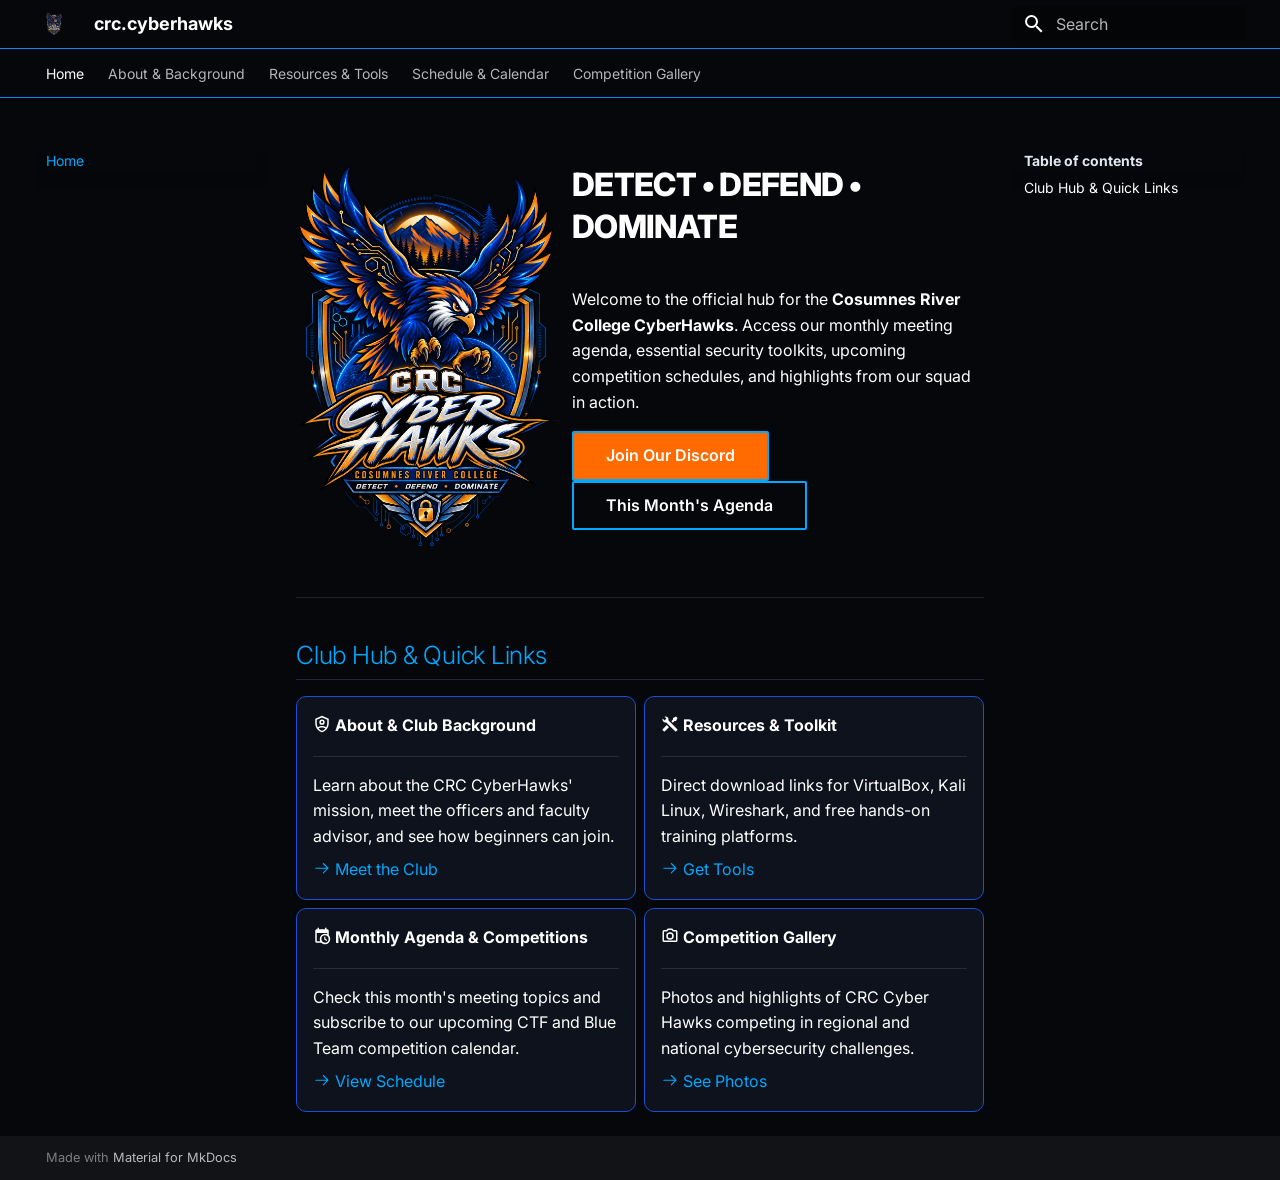
<file: index.html>
<!doctype html>
<html lang="en" class="no-js">
  <head>
    
      <meta charset="utf-8">
      <meta name="viewport" content="width=device-width,initial-scale=1">
      
      
      
        <link rel="canonical" href="https://crc-cyberhawks.gethub.io/crc.cyberhawks/">
      
      
      
        <link rel="next" href="about/">
      
      
        
      
      
      <link rel="icon" href="assets/favicon.png.png">
      <meta name="generator" content="mkdocs-1.6.1, mkdocs-material-9.8.2">
    
    
      
        <title>crc.cyberhawks</title>
      
    
    
      <link rel="stylesheet" href="assets/stylesheets/main.57a0d79d.min.css">
      
        
        <link rel="stylesheet" href="assets/stylesheets/palette.fb2fffe2.min.css">
      
      


    
    
      
    
    
      
        
        
        <link rel="preconnect" href="https://fonts.gstatic.com" crossorigin>
        <link rel="stylesheet" href="https://fonts.googleapis.com/css?family=Inter:300,300i,400,400i,700,700i%7CJetBrains+Mono:400,400i,700,700i&display=fallback">
        <style>:root{--md-text-font:"Inter";--md-code-font:"JetBrains Mono"}</style>
      
    
    
      <link rel="stylesheet" href="stylesheets/extra.css">
    
    <script>__md_scope=new URL(".",location),__md_hash=e=>[...e].reduce(((e,_)=>(e<<5)-e+_.charCodeAt(0)),0),__md_get=(e,_=localStorage,t=__md_scope)=>JSON.parse(_.getItem(t.pathname+"."+e)),__md_set=(e,_,t=localStorage,a=__md_scope)=>{try{t.setItem(a.pathname+"."+e,JSON.stringify(_))}catch(e){}}</script>
    
      

    
    
  </head>
  
  
    
    
    
    
    
    <body dir="ltr" data-md-color-scheme="slate" data-md-color-primary="blue" data-md-color-accent="orange">
  
    
    <input class="md-toggle" data-md-toggle="drawer" type="checkbox" id="__drawer" autocomplete="off">
    <input class="md-toggle" data-md-toggle="search" type="checkbox" id="__search" autocomplete="off">
    <label class="md-overlay" for="__drawer"></label>
    <div data-md-component="skip">
      
        
        <a href="#detect-defend-dominate" class="md-skip">
          Skip to content
        </a>
      
    </div>
    <div data-md-component="announce">
      
    </div>
    
    
      

<header class="md-header" data-md-component="header">
  <nav class="md-header__inner md-grid" aria-label="Header">
    <a href="." title="crc.cyberhawks" class="md-header__button md-logo" aria-label="crc.cyberhawks" data-md-component="logo">
      
  <img src="assets/logo.png.png" alt="logo">

    </a>
    <label class="md-header__button md-icon" for="__drawer">
      
      <svg xmlns="http://www.w3.org/2000/svg" viewBox="0 0 24 24"><path d="M3 6h18v2H3zm0 5h18v2H3zm0 5h18v2H3z"/></svg>
    </label>
    <div class="md-header__title" data-md-component="header-title">
      <div class="md-header__ellipsis">
        <div class="md-header__topic">
          <span class="md-ellipsis">
            crc.cyberhawks
          </span>
        </div>
        <div class="md-header__topic" data-md-component="header-topic">
          <span class="md-ellipsis">
            
              Home
            
          </span>
        </div>
      </div>
    </div>
    
      
    
    
    
    
      
      
        <label class="md-header__button md-icon" for="__search">
          
          <svg xmlns="http://www.w3.org/2000/svg" viewBox="0 0 24 24"><path d="M9.5 3A6.5 6.5 0 0 1 16 9.5c0 1.61-.59 3.09-1.56 4.23l.27.27h.79l5 5-1.5 1.5-5-5v-.79l-.27-.27A6.52 6.52 0 0 1 9.5 16 6.5 6.5 0 0 1 3 9.5 6.5 6.5 0 0 1 9.5 3m0 2C7 5 5 7 5 9.5S7 14 9.5 14 14 12 14 9.5 12 5 9.5 5"/></svg>
        </label>
        <div class="md-search" data-md-component="search" role="dialog">
  <label class="md-search__overlay" for="__search"></label>
  <div class="md-search__inner" role="search">
    <form class="md-search__form" name="search">
      <input type="text" class="md-search__input" name="query" aria-label="Search" placeholder="Search" autocapitalize="off" autocorrect="off" autocomplete="off" spellcheck="false" data-md-component="search-query" required>
      <label class="md-search__icon md-icon" for="__search">
        
        <svg xmlns="http://www.w3.org/2000/svg" viewBox="0 0 24 24"><path d="M9.5 3A6.5 6.5 0 0 1 16 9.5c0 1.61-.59 3.09-1.56 4.23l.27.27h.79l5 5-1.5 1.5-5-5v-.79l-.27-.27A6.52 6.52 0 0 1 9.5 16 6.5 6.5 0 0 1 3 9.5 6.5 6.5 0 0 1 9.5 3m0 2C7 5 5 7 5 9.5S7 14 9.5 14 14 12 14 9.5 12 5 9.5 5"/></svg>
        
        <svg xmlns="http://www.w3.org/2000/svg" viewBox="0 0 24 24"><path d="M20 11v2H8l5.5 5.5-1.42 1.42L4.16 12l7.92-7.92L13.5 5.5 8 11z"/></svg>
      </label>
      <nav class="md-search__options" aria-label="Search">
        
        <button type="reset" class="md-search__icon md-icon" title="Clear" aria-label="Clear" tabindex="-1">
          
          <svg xmlns="http://www.w3.org/2000/svg" viewBox="0 0 24 24"><path d="M19 6.41 17.59 5 12 10.59 6.41 5 5 6.41 10.59 12 5 17.59 6.41 19 12 13.41 17.59 19 19 17.59 13.41 12z"/></svg>
        </button>
      </nav>
      
    </form>
    <div class="md-search__output">
      <div class="md-search__scrollwrap" tabindex="0" data-md-scrollfix>
        <div class="md-search-result" data-md-component="search-result">
          <div class="md-search-result__meta">
            Initializing search
          </div>
          <ol class="md-search-result__list" role="presentation"></ol>
        </div>
      </div>
    </div>
  </div>
</div>
      
    
    
  </nav>
  
</header>
    
    <div class="md-container" data-md-component="container">
      
      
        
          
            
<nav class="md-tabs" aria-label="Tabs" data-md-component="tabs">
  <div class="md-grid">
    <ul class="md-tabs__list">
      
        
  
  
  
    
  
  
    <li class="md-tabs__item md-tabs__item--active">
      <a href="." class="md-tabs__link">
        
  
  
    
  
  Home

      </a>
    </li>
  

      
        
  
  
  
  
    <li class="md-tabs__item">
      <a href="about/" class="md-tabs__link">
        
  
  
    
  
  About & Background

      </a>
    </li>
  

      
        
  
  
  
  
    <li class="md-tabs__item">
      <a href="resources/" class="md-tabs__link">
        
  
  
    
  
  Resources & Tools

      </a>
    </li>
  

      
        
  
  
  
  
    <li class="md-tabs__item">
      <a href="schedule/" class="md-tabs__link">
        
  
  
    
  
  Schedule & Calendar

      </a>
    </li>
  

      
        
  
  
  
  
    <li class="md-tabs__item">
      <a href="gallery/" class="md-tabs__link">
        
  
  
    
  
  Competition Gallery

      </a>
    </li>
  

      
    </ul>
  </div>
</nav>
          
        
      
      <main class="md-main" data-md-component="main">
        <div class="md-main__inner md-grid">
          
            
              
              <div class="md-sidebar md-sidebar--primary" data-md-component="sidebar" data-md-type="navigation" >
                <div class="md-sidebar__scrollwrap">
                  <div class="md-sidebar__inner">
                    


  


<nav class="md-nav md-nav--primary md-nav--lifted" aria-label="Navigation" data-md-level="0">
  <label class="md-nav__title" for="__drawer">
    <a href="." title="crc.cyberhawks" class="md-nav__button md-logo" aria-label="crc.cyberhawks" data-md-component="logo">
      
  <img src="assets/logo.png.png" alt="logo">

    </a>
    crc.cyberhawks
  </label>
  
  <ul class="md-nav__list" data-md-scrollfix>
    
      
      
  
  
    
  
  
  
    <li class="md-nav__item md-nav__item--active">
      
      <input class="md-nav__toggle md-toggle" type="checkbox" id="__toc">
      
      
        
      
      
        <label class="md-nav__link md-nav__link--active" for="__toc">
          
  
  
  <span class="md-ellipsis">
    
  
    Home
  

    
  </span>
  
  

          <span class="md-nav__icon md-icon"></span>
        </label>
      
      <a href="." class="md-nav__link md-nav__link--active">
        
  
  
  <span class="md-ellipsis">
    
  
    Home
  

    
  </span>
  
  

      </a>
      
        

<nav class="md-nav md-nav--secondary" aria-label="Table of contents">
  
  
  
    
  
  
    <label class="md-nav__title" for="__toc">
      <span class="md-nav__icon md-icon"></span>
      Table of contents
    </label>
    <ul class="md-nav__list" data-md-component="toc" data-md-scrollfix>
      
        <li class="md-nav__item">
  <a href="#club-hub-quick-links" class="md-nav__link">
    <span class="md-ellipsis">
      
        Club Hub &amp; Quick Links
      
    </span>
  </a>
  
</li>
      
    </ul>
  
</nav>
      
    </li>
  

    
      
      
  
  
  
  
    <li class="md-nav__item">
      <a href="about/" class="md-nav__link">
        
  
  
  <span class="md-ellipsis">
    
  
    About & Background
  

    
  </span>
  
  

      </a>
    </li>
  

    
      
      
  
  
  
  
    <li class="md-nav__item">
      <a href="resources/" class="md-nav__link">
        
  
  
  <span class="md-ellipsis">
    
  
    Resources & Tools
  

    
  </span>
  
  

      </a>
    </li>
  

    
      
      
  
  
  
  
    <li class="md-nav__item">
      <a href="schedule/" class="md-nav__link">
        
  
  
  <span class="md-ellipsis">
    
  
    Schedule & Calendar
  

    
  </span>
  
  

      </a>
    </li>
  

    
      
      
  
  
  
  
    <li class="md-nav__item">
      <a href="gallery/" class="md-nav__link">
        
  
  
  <span class="md-ellipsis">
    
  
    Competition Gallery
  

    
  </span>
  
  

      </a>
    </li>
  

    
  </ul>
</nav>
                  </div>
                </div>
              </div>
            
            
              
              <div class="md-sidebar md-sidebar--secondary" data-md-component="sidebar" data-md-type="toc" >
                <div class="md-sidebar__scrollwrap">
                  <div class="md-sidebar__inner">
                    

<nav class="md-nav md-nav--secondary" aria-label="Table of contents">
  
  
  
    
  
  
    <label class="md-nav__title" for="__toc">
      <span class="md-nav__icon md-icon"></span>
      Table of contents
    </label>
    <ul class="md-nav__list" data-md-component="toc" data-md-scrollfix>
      
        <li class="md-nav__item">
  <a href="#club-hub-quick-links" class="md-nav__link">
    <span class="md-ellipsis">
      
        Club Hub &amp; Quick Links
      
    </span>
  </a>
  
</li>
      
    </ul>
  
</nav>
                  </div>
                </div>
              </div>
            
          
          
            <div class="md-content" data-md-component="content">
              
              <article class="md-content__inner md-typeset">
                
                  



<p><img align="left" alt="CRC CyberHawks Logo" src="assets/logo.png.png" width="260" /></p>
<h1 id="detect-defend-dominate">DETECT • DEFEND • DOMINATE</h1>
<p>Welcome to the official hub for the <strong>Cosumnes River College CyberHawks</strong>. Access our monthly meeting agenda, essential security toolkits, upcoming competition schedules, and highlights from our squad in action.</p>
<p><a class="md-button md-button--primary" href="https://discord.gg">Join Our Discord</a>
<a class="md-button" href="schedule/#this-months-meeting-agenda">This Month's Agenda</a></p>
<p><br clear="all"></p>
<hr />
<h2 id="club-hub-quick-links">Club Hub &amp; Quick Links</h2>
<div class="grid cards">
<ul>
<li>
<p><span class="twemoji"><svg xmlns="http://www.w3.org/2000/svg" viewBox="0 0 24 24"><path d="M12 1 3 5v6c0 5.55 3.84 10.74 9 12 5.16-1.26 9-6.45 9-12V5zm0 2.18 7 3.12v4.92c0 1.7-.5 3.43-1.35 4.95C16 14.94 13.26 14.5 12 14.5s-4 .44-5.65 1.67C5.5 14.65 5 12.92 5 11.22V6.3zM12 6a3.5 3.5 0 0 0-3.5 3.5A3.5 3.5 0 0 0 12 13a3.5 3.5 0 0 0 3.5-3.5A3.5 3.5 0 0 0 12 6m0 2a1.5 1.5 0 0 1 1.5 1.5A1.5 1.5 0 0 1 12 11a1.5 1.5 0 0 1-1.5-1.5A1.5 1.5 0 0 1 12 8m0 8.5c1.57 0 3.64.61 4.53 1.34C15.29 19.38 13.7 20.55 12 21c-1.7-.45-3.29-1.62-4.53-3.16.9-.73 2.96-1.34 4.53-1.34"/></svg></span> <strong>About &amp; Club Background</strong></p>
<hr />
<p>Learn about the CRC CyberHawks' mission, meet the officers and faculty advisor, and see how beginners can join.</p>
<p><a href="about/"><span class="twemoji"><svg xmlns="http://www.w3.org/2000/svg" viewBox="0 0 24 24"><path d="M13.22 19.03a.75.75 0 0 1 0-1.06L18.19 13H3.75a.75.75 0 0 1 0-1.5h14.44l-4.97-4.97a.749.749 0 0 1 .326-1.275.75.75 0 0 1 .734.215l6.25 6.25a.75.75 0 0 1 0 1.06l-6.25 6.25a.75.75 0 0 1-1.06 0"/></svg></span> Meet the Club</a></p>
</li>
<li>
<p><span class="twemoji"><svg xmlns="http://www.w3.org/2000/svg" viewBox="0 0 24 24"><path d="m21.71 20.29-1.42 1.42a1 1 0 0 1-1.41 0L7 9.85A3.8 3.8 0 0 1 6 10a4 4 0 0 1-3.78-5.3l2.54 2.54.53-.53 1.42-1.42.53-.53L4.7 2.22A4 4 0 0 1 10 6a3.8 3.8 0 0 1-.15 1l11.86 11.88a1 1 0 0 1 0 1.41M2.29 18.88a1 1 0 0 0 0 1.41l1.42 1.42a1 1 0 0 0 1.41 0l5.47-5.46-2.83-2.83M20 2l-4 2v2l-2.17 2.17 2 2L18 8h2l2-4Z"/></svg></span> <strong>Resources &amp; Toolkit</strong></p>
<hr />
<p>Direct download links for VirtualBox, Kali Linux, Wireshark, and free hands-on training platforms.</p>
<p><a href="resources/"><span class="twemoji"><svg xmlns="http://www.w3.org/2000/svg" viewBox="0 0 24 24"><path d="M13.22 19.03a.75.75 0 0 1 0-1.06L18.19 13H3.75a.75.75 0 0 1 0-1.5h14.44l-4.97-4.97a.749.749 0 0 1 .326-1.275.75.75 0 0 1 .734.215l6.25 6.25a.75.75 0 0 1 0 1.06l-6.25 6.25a.75.75 0 0 1-1.06 0"/></svg></span> Get Tools</a></p>
</li>
<li>
<p><span class="twemoji"><svg xmlns="http://www.w3.org/2000/svg" viewBox="0 0 24 24"><path d="M15 13h1.5v2.82l2.44 1.41-.75 1.3L15 16.69zm4-5H5v11h4.67c-.43-.91-.67-1.93-.67-3a7 7 0 0 1 7-7c1.07 0 2.09.24 3 .67zM5 21a2 2 0 0 1-2-2V5c0-1.11.89-2 2-2h1V1h2v2h8V1h2v2h1a2 2 0 0 1 2 2v6.1c1.24 1.26 2 2.99 2 4.9a7 7 0 0 1-7 7c-1.91 0-3.64-.76-4.9-2zm11-9.85A4.85 4.85 0 0 0 11.15 16c0 2.68 2.17 4.85 4.85 4.85A4.85 4.85 0 0 0 20.85 16c0-2.68-2.17-4.85-4.85-4.85"/></svg></span> <strong>Monthly Agenda &amp; Competitions</strong></p>
<hr />
<p>Check this month's meeting topics and subscribe to our upcoming CTF and Blue Team competition calendar.</p>
<p><a href="schedule/"><span class="twemoji"><svg xmlns="http://www.w3.org/2000/svg" viewBox="0 0 24 24"><path d="M13.22 19.03a.75.75 0 0 1 0-1.06L18.19 13H3.75a.75.75 0 0 1 0-1.5h14.44l-4.97-4.97a.749.749 0 0 1 .326-1.275.75.75 0 0 1 .734.215l6.25 6.25a.75.75 0 0 1 0 1.06l-6.25 6.25a.75.75 0 0 1-1.06 0"/></svg></span> View Schedule</a></p>
</li>
<li>
<p><span class="twemoji"><svg xmlns="http://www.w3.org/2000/svg" viewBox="0 0 24 24"><path d="M20 4h-3.17L15 2H9L7.17 4H4a2 2 0 0 0-2 2v12a2 2 0 0 0 2 2h16a2 2 0 0 0 2-2V6a2 2 0 0 0-2-2m0 14H4V6h4.05l1.83-2h4.24l1.83 2H20zM12 7a5 5 0 0 0-5 5 5 5 0 0 0 5 5 5 5 0 0 0 5-5 5 5 0 0 0-5-5m0 8a3 3 0 0 1-3-3 3 3 0 0 1 3-3 3 3 0 0 1 3 3 3 3 0 0 1-3 3"/></svg></span> <strong>Competition Gallery</strong></p>
<hr />
<p>Photos and highlights of CRC Cyber Hawks competing in regional and national cybersecurity challenges.</p>
<p><a href="gallery/"><span class="twemoji"><svg xmlns="http://www.w3.org/2000/svg" viewBox="0 0 24 24"><path d="M13.22 19.03a.75.75 0 0 1 0-1.06L18.19 13H3.75a.75.75 0 0 1 0-1.5h14.44l-4.97-4.97a.749.749 0 0 1 .326-1.275.75.75 0 0 1 .734.215l6.25 6.25a.75.75 0 0 1 0 1.06l-6.25 6.25a.75.75 0 0 1-1.06 0"/></svg></span> See Photos</a></p>
</li>
</ul>
</div>












                
              </article>
            </div>
          
          
<script>var target=document.getElementById(location.hash.slice(1));target&&target.name&&(target.checked=target.name.startsWith("__tabbed_"))</script>
        </div>
        
          <button type="button" class="md-top md-icon" data-md-component="top" hidden>
  
  <svg xmlns="http://www.w3.org/2000/svg" viewBox="0 0 24 24"><path d="M13 20h-2V8l-5.5 5.5-1.42-1.42L12 4.16l7.92 7.92-1.42 1.42L13 8z"/></svg>
  Back to top
</button>
        
      </main>
      
        <footer class="md-footer">
  
  <div class="md-footer-meta md-typeset">
    <div class="md-footer-meta__inner md-grid">
      <div class="md-copyright">
  
  
    Made with
    <a href="https://squidfunk.github.io/mkdocs-material/" target="_blank" rel="noopener">
      Material for MkDocs
    </a>
  
</div>
      
    </div>
  </div>
</footer>
      
    </div>
    <div class="md-dialog" data-md-component="dialog">
      <div class="md-dialog__inner md-typeset"></div>
    </div>
    
    
    
      
      
      <script id="__config" type="application/json">{"annotate": null, "base": ".", "features": ["navigation.tabs", "navigation.top", "content.code.copy"], "search": "assets/javascripts/workers/search.a7633da7.min.js", "tags": null, "translations": {"clipboard.copied": "Copied to clipboard", "clipboard.copy": "Copy to clipboard", "search.result.more.one": "1 more on this page", "search.result.more.other": "# more on this page", "search.result.none": "No matching documents", "search.result.one": "1 matching document", "search.result.other": "# matching documents", "search.result.placeholder": "Type to start searching", "search.result.term.missing": "Missing", "select.version": "Select version"}, "version": null}</script>
    
    
      <script src="assets/javascripts/bundle.a5f9d56c.min.js"></script>
      
    
  </body>
</html>
</file>
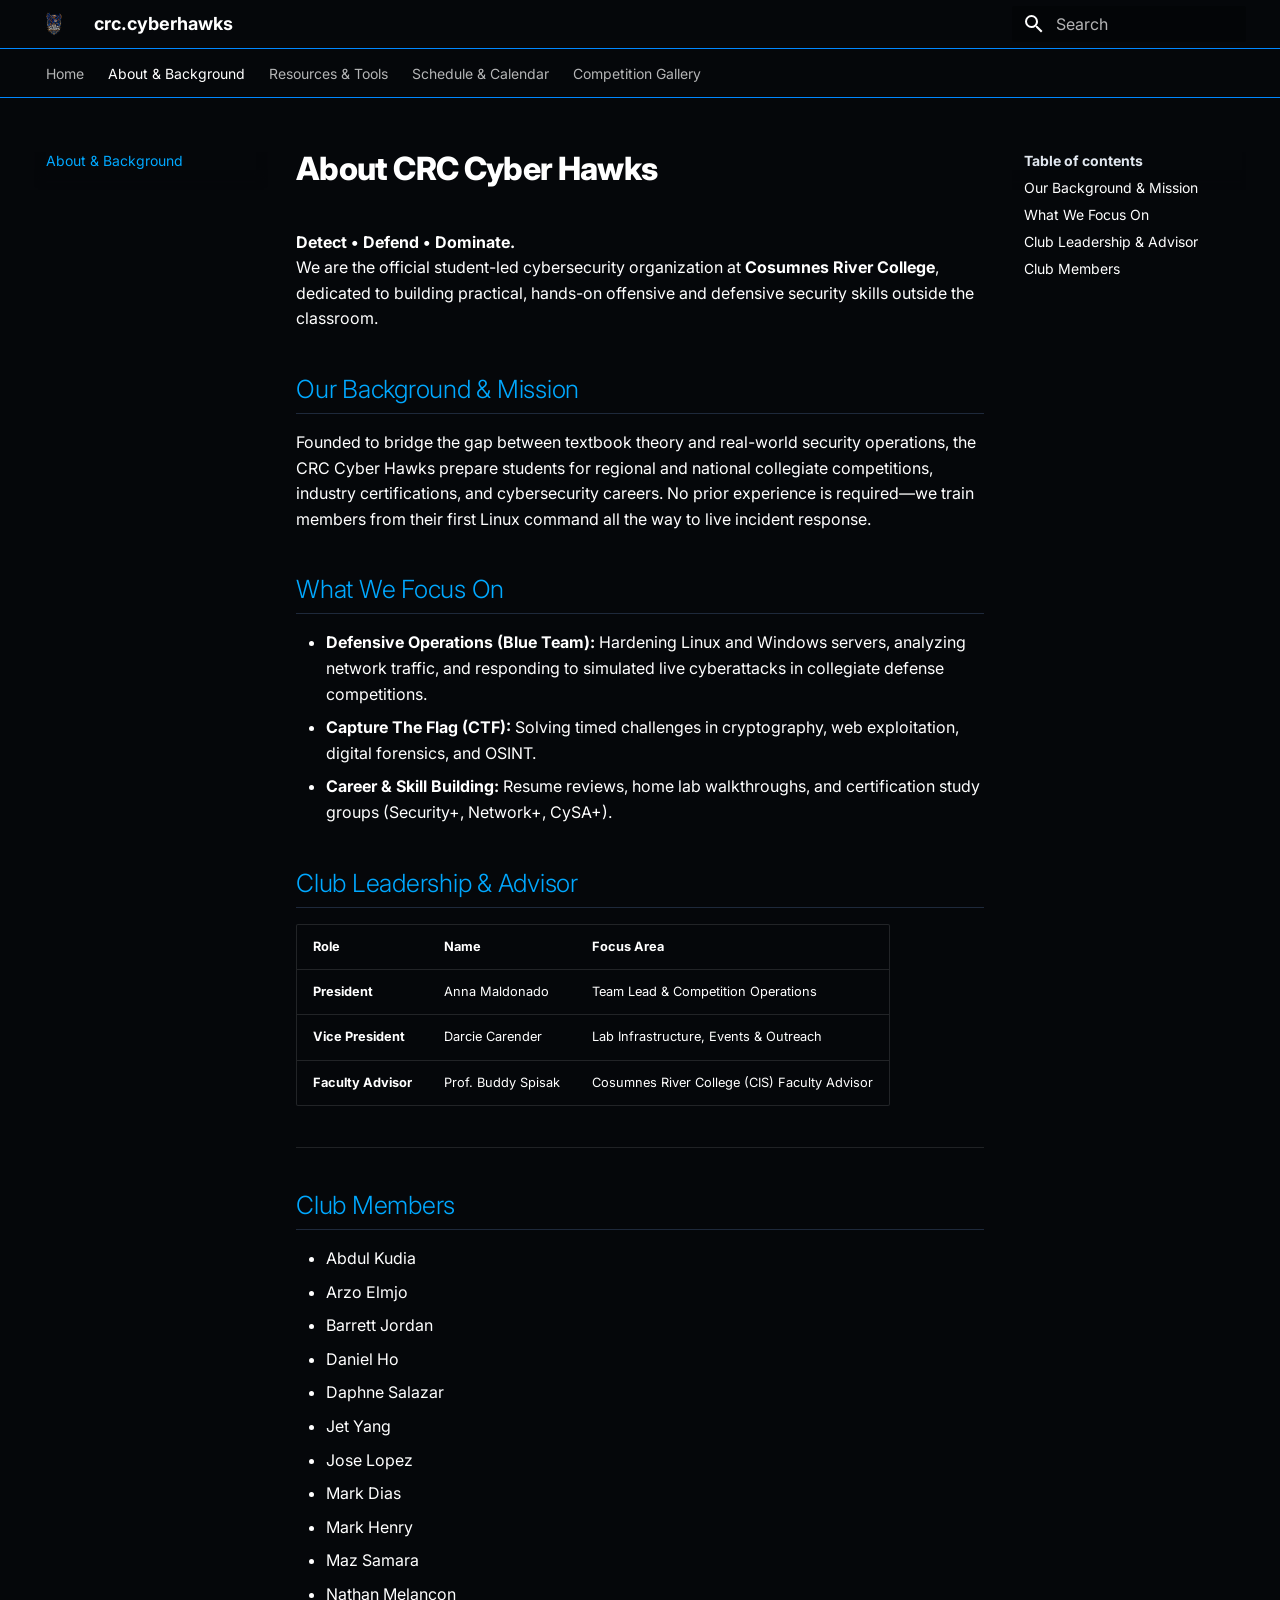
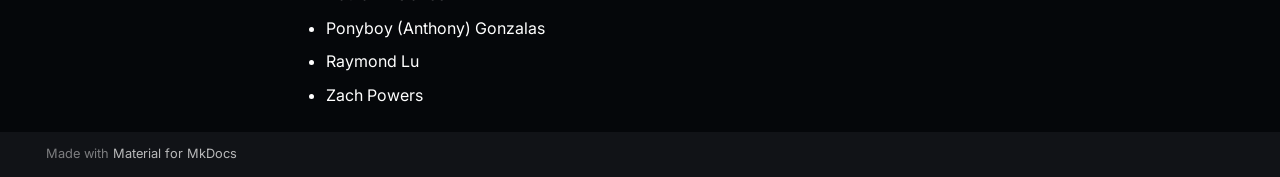
<file: about/index.html>
<!doctype html>
<html lang="en" class="no-js">
  <head>
    
      <meta charset="utf-8">
      <meta name="viewport" content="width=device-width,initial-scale=1">
      
      
      
        <link rel="canonical" href="https://crc-cyberhawks.gethub.io/crc.cyberhawks/about/">
      
      
        <link rel="prev" href="..">
      
      
        <link rel="next" href="../resources/">
      
      
        
      
      
      <link rel="icon" href="../assets/favicon.png.png">
      <meta name="generator" content="mkdocs-1.6.1, mkdocs-material-9.8.2">
    
    
      
        <title>About & Background - crc.cyberhawks</title>
      
    
    
      <link rel="stylesheet" href="../assets/stylesheets/main.57a0d79d.min.css">
      
        
        <link rel="stylesheet" href="../assets/stylesheets/palette.fb2fffe2.min.css">
      
      


    
    
      
    
    
      
        
        
        <link rel="preconnect" href="https://fonts.gstatic.com" crossorigin>
        <link rel="stylesheet" href="https://fonts.googleapis.com/css?family=Inter:300,300i,400,400i,700,700i%7CJetBrains+Mono:400,400i,700,700i&display=fallback">
        <style>:root{--md-text-font:"Inter";--md-code-font:"JetBrains Mono"}</style>
      
    
    
      <link rel="stylesheet" href="../stylesheets/extra.css">
    
    <script>__md_scope=new URL("..",location),__md_hash=e=>[...e].reduce(((e,_)=>(e<<5)-e+_.charCodeAt(0)),0),__md_get=(e,_=localStorage,t=__md_scope)=>JSON.parse(_.getItem(t.pathname+"."+e)),__md_set=(e,_,t=localStorage,a=__md_scope)=>{try{t.setItem(a.pathname+"."+e,JSON.stringify(_))}catch(e){}}</script>
    
      

    
    
  </head>
  
  
    
    
    
    
    
    <body dir="ltr" data-md-color-scheme="slate" data-md-color-primary="blue" data-md-color-accent="orange">
  
    
    <input class="md-toggle" data-md-toggle="drawer" type="checkbox" id="__drawer" autocomplete="off">
    <input class="md-toggle" data-md-toggle="search" type="checkbox" id="__search" autocomplete="off">
    <label class="md-overlay" for="__drawer"></label>
    <div data-md-component="skip">
      
        
        <a href="#about-crc-cyber-hawks" class="md-skip">
          Skip to content
        </a>
      
    </div>
    <div data-md-component="announce">
      
    </div>
    
    
      

<header class="md-header" data-md-component="header">
  <nav class="md-header__inner md-grid" aria-label="Header">
    <a href=".." title="crc.cyberhawks" class="md-header__button md-logo" aria-label="crc.cyberhawks" data-md-component="logo">
      
  <img src="../assets/logo.png.png" alt="logo">

    </a>
    <label class="md-header__button md-icon" for="__drawer">
      
      <svg xmlns="http://www.w3.org/2000/svg" viewBox="0 0 24 24"><path d="M3 6h18v2H3zm0 5h18v2H3zm0 5h18v2H3z"/></svg>
    </label>
    <div class="md-header__title" data-md-component="header-title">
      <div class="md-header__ellipsis">
        <div class="md-header__topic">
          <span class="md-ellipsis">
            crc.cyberhawks
          </span>
        </div>
        <div class="md-header__topic" data-md-component="header-topic">
          <span class="md-ellipsis">
            
              About & Background
            
          </span>
        </div>
      </div>
    </div>
    
      
    
    
    
    
      
      
        <label class="md-header__button md-icon" for="__search">
          
          <svg xmlns="http://www.w3.org/2000/svg" viewBox="0 0 24 24"><path d="M9.5 3A6.5 6.5 0 0 1 16 9.5c0 1.61-.59 3.09-1.56 4.23l.27.27h.79l5 5-1.5 1.5-5-5v-.79l-.27-.27A6.52 6.52 0 0 1 9.5 16 6.5 6.5 0 0 1 3 9.5 6.5 6.5 0 0 1 9.5 3m0 2C7 5 5 7 5 9.5S7 14 9.5 14 14 12 14 9.5 12 5 9.5 5"/></svg>
        </label>
        <div class="md-search" data-md-component="search" role="dialog">
  <label class="md-search__overlay" for="__search"></label>
  <div class="md-search__inner" role="search">
    <form class="md-search__form" name="search">
      <input type="text" class="md-search__input" name="query" aria-label="Search" placeholder="Search" autocapitalize="off" autocorrect="off" autocomplete="off" spellcheck="false" data-md-component="search-query" required>
      <label class="md-search__icon md-icon" for="__search">
        
        <svg xmlns="http://www.w3.org/2000/svg" viewBox="0 0 24 24"><path d="M9.5 3A6.5 6.5 0 0 1 16 9.5c0 1.61-.59 3.09-1.56 4.23l.27.27h.79l5 5-1.5 1.5-5-5v-.79l-.27-.27A6.52 6.52 0 0 1 9.5 16 6.5 6.5 0 0 1 3 9.5 6.5 6.5 0 0 1 9.5 3m0 2C7 5 5 7 5 9.5S7 14 9.5 14 14 12 14 9.5 12 5 9.5 5"/></svg>
        
        <svg xmlns="http://www.w3.org/2000/svg" viewBox="0 0 24 24"><path d="M20 11v2H8l5.5 5.5-1.42 1.42L4.16 12l7.92-7.92L13.5 5.5 8 11z"/></svg>
      </label>
      <nav class="md-search__options" aria-label="Search">
        
        <button type="reset" class="md-search__icon md-icon" title="Clear" aria-label="Clear" tabindex="-1">
          
          <svg xmlns="http://www.w3.org/2000/svg" viewBox="0 0 24 24"><path d="M19 6.41 17.59 5 12 10.59 6.41 5 5 6.41 10.59 12 5 17.59 6.41 19 12 13.41 17.59 19 19 17.59 13.41 12z"/></svg>
        </button>
      </nav>
      
    </form>
    <div class="md-search__output">
      <div class="md-search__scrollwrap" tabindex="0" data-md-scrollfix>
        <div class="md-search-result" data-md-component="search-result">
          <div class="md-search-result__meta">
            Initializing search
          </div>
          <ol class="md-search-result__list" role="presentation"></ol>
        </div>
      </div>
    </div>
  </div>
</div>
      
    
    
  </nav>
  
</header>
    
    <div class="md-container" data-md-component="container">
      
      
        
          
            
<nav class="md-tabs" aria-label="Tabs" data-md-component="tabs">
  <div class="md-grid">
    <ul class="md-tabs__list">
      
        
  
  
  
  
    <li class="md-tabs__item">
      <a href=".." class="md-tabs__link">
        
  
  
    
  
  Home

      </a>
    </li>
  

      
        
  
  
  
    
  
  
    <li class="md-tabs__item md-tabs__item--active">
      <a href="./" class="md-tabs__link">
        
  
  
    
  
  About & Background

      </a>
    </li>
  

      
        
  
  
  
  
    <li class="md-tabs__item">
      <a href="../resources/" class="md-tabs__link">
        
  
  
    
  
  Resources & Tools

      </a>
    </li>
  

      
        
  
  
  
  
    <li class="md-tabs__item">
      <a href="../schedule/" class="md-tabs__link">
        
  
  
    
  
  Schedule & Calendar

      </a>
    </li>
  

      
        
  
  
  
  
    <li class="md-tabs__item">
      <a href="../gallery/" class="md-tabs__link">
        
  
  
    
  
  Competition Gallery

      </a>
    </li>
  

      
    </ul>
  </div>
</nav>
          
        
      
      <main class="md-main" data-md-component="main">
        <div class="md-main__inner md-grid">
          
            
              
              <div class="md-sidebar md-sidebar--primary" data-md-component="sidebar" data-md-type="navigation" >
                <div class="md-sidebar__scrollwrap">
                  <div class="md-sidebar__inner">
                    


  


<nav class="md-nav md-nav--primary md-nav--lifted" aria-label="Navigation" data-md-level="0">
  <label class="md-nav__title" for="__drawer">
    <a href=".." title="crc.cyberhawks" class="md-nav__button md-logo" aria-label="crc.cyberhawks" data-md-component="logo">
      
  <img src="../assets/logo.png.png" alt="logo">

    </a>
    crc.cyberhawks
  </label>
  
  <ul class="md-nav__list" data-md-scrollfix>
    
      
      
  
  
  
  
    <li class="md-nav__item">
      <a href=".." class="md-nav__link">
        
  
  
  <span class="md-ellipsis">
    
  
    Home
  

    
  </span>
  
  

      </a>
    </li>
  

    
      
      
  
  
    
  
  
  
    <li class="md-nav__item md-nav__item--active">
      
      <input class="md-nav__toggle md-toggle" type="checkbox" id="__toc">
      
      
        
      
      
        <label class="md-nav__link md-nav__link--active" for="__toc">
          
  
  
  <span class="md-ellipsis">
    
  
    About & Background
  

    
  </span>
  
  

          <span class="md-nav__icon md-icon"></span>
        </label>
      
      <a href="./" class="md-nav__link md-nav__link--active">
        
  
  
  <span class="md-ellipsis">
    
  
    About & Background
  

    
  </span>
  
  

      </a>
      
        

<nav class="md-nav md-nav--secondary" aria-label="Table of contents">
  
  
  
    
  
  
    <label class="md-nav__title" for="__toc">
      <span class="md-nav__icon md-icon"></span>
      Table of contents
    </label>
    <ul class="md-nav__list" data-md-component="toc" data-md-scrollfix>
      
        <li class="md-nav__item">
  <a href="#our-background-mission" class="md-nav__link">
    <span class="md-ellipsis">
      
        Our Background &amp; Mission
      
    </span>
  </a>
  
</li>
      
        <li class="md-nav__item">
  <a href="#what-we-focus-on" class="md-nav__link">
    <span class="md-ellipsis">
      
        What We Focus On
      
    </span>
  </a>
  
</li>
      
        <li class="md-nav__item">
  <a href="#club-leadership-advisor" class="md-nav__link">
    <span class="md-ellipsis">
      
        Club Leadership &amp; Advisor
      
    </span>
  </a>
  
</li>
      
        <li class="md-nav__item">
  <a href="#club-members" class="md-nav__link">
    <span class="md-ellipsis">
      
        Club Members
      
    </span>
  </a>
  
</li>
      
    </ul>
  
</nav>
      
    </li>
  

    
      
      
  
  
  
  
    <li class="md-nav__item">
      <a href="../resources/" class="md-nav__link">
        
  
  
  <span class="md-ellipsis">
    
  
    Resources & Tools
  

    
  </span>
  
  

      </a>
    </li>
  

    
      
      
  
  
  
  
    <li class="md-nav__item">
      <a href="../schedule/" class="md-nav__link">
        
  
  
  <span class="md-ellipsis">
    
  
    Schedule & Calendar
  

    
  </span>
  
  

      </a>
    </li>
  

    
      
      
  
  
  
  
    <li class="md-nav__item">
      <a href="../gallery/" class="md-nav__link">
        
  
  
  <span class="md-ellipsis">
    
  
    Competition Gallery
  

    
  </span>
  
  

      </a>
    </li>
  

    
  </ul>
</nav>
                  </div>
                </div>
              </div>
            
            
              
              <div class="md-sidebar md-sidebar--secondary" data-md-component="sidebar" data-md-type="toc" >
                <div class="md-sidebar__scrollwrap">
                  <div class="md-sidebar__inner">
                    

<nav class="md-nav md-nav--secondary" aria-label="Table of contents">
  
  
  
    
  
  
    <label class="md-nav__title" for="__toc">
      <span class="md-nav__icon md-icon"></span>
      Table of contents
    </label>
    <ul class="md-nav__list" data-md-component="toc" data-md-scrollfix>
      
        <li class="md-nav__item">
  <a href="#our-background-mission" class="md-nav__link">
    <span class="md-ellipsis">
      
        Our Background &amp; Mission
      
    </span>
  </a>
  
</li>
      
        <li class="md-nav__item">
  <a href="#what-we-focus-on" class="md-nav__link">
    <span class="md-ellipsis">
      
        What We Focus On
      
    </span>
  </a>
  
</li>
      
        <li class="md-nav__item">
  <a href="#club-leadership-advisor" class="md-nav__link">
    <span class="md-ellipsis">
      
        Club Leadership &amp; Advisor
      
    </span>
  </a>
  
</li>
      
        <li class="md-nav__item">
  <a href="#club-members" class="md-nav__link">
    <span class="md-ellipsis">
      
        Club Members
      
    </span>
  </a>
  
</li>
      
    </ul>
  
</nav>
                  </div>
                </div>
              </div>
            
          
          
            <div class="md-content" data-md-component="content">
              
              <article class="md-content__inner md-typeset">
                
                  



<h1 id="about-crc-cyber-hawks">About CRC Cyber Hawks</h1>
<p><strong>Detect • Defend • Dominate.</strong><br />
We are the official student-led cybersecurity organization at <strong>Cosumnes River College</strong>, dedicated to building practical, hands-on offensive and defensive security skills outside the classroom.</p>
<h2 id="our-background-mission">Our Background &amp; Mission</h2>
<p>Founded to bridge the gap between textbook theory and real-world security operations, the CRC Cyber Hawks prepare students for regional and national collegiate competitions, industry certifications, and cybersecurity careers. No prior experience is required—we train members from their first Linux command all the way to live incident response.</p>
<h2 id="what-we-focus-on">What We Focus On</h2>
<ul>
<li><strong>Defensive Operations (Blue Team):</strong> Hardening Linux and Windows servers, analyzing network traffic, and responding to simulated live cyberattacks in collegiate defense competitions.</li>
<li><strong>Capture The Flag (CTF):</strong> Solving timed challenges in cryptography, web exploitation, digital forensics, and OSINT.</li>
<li><strong>Career &amp; Skill Building:</strong> Resume reviews, home lab walkthroughs, and certification study groups (Security+, Network+, CySA+).</li>
</ul>
<h2 id="club-leadership-advisor">Club Leadership &amp; Advisor</h2>
<table>
<thead>
<tr>
<th style="text-align: left;">Role</th>
<th style="text-align: left;">Name</th>
<th style="text-align: left;">Focus Area</th>
</tr>
</thead>
<tbody>
<tr>
<td style="text-align: left;"><strong>President</strong></td>
<td style="text-align: left;">Anna Maldonado</td>
<td style="text-align: left;">Team Lead &amp; Competition Operations</td>
</tr>
<tr>
<td style="text-align: left;"><strong>Vice President</strong></td>
<td style="text-align: left;">Darcie Carender</td>
<td style="text-align: left;">Lab Infrastructure, Events &amp; Outreach</td>
</tr>
<tr>
<td style="text-align: left;"><strong>Faculty Advisor</strong></td>
<td style="text-align: left;">Prof. Buddy Spisak</td>
<td style="text-align: left;">Cosumnes River College (CIS) Faculty Advisor</td>
</tr>
</tbody>
</table>
<hr />
<h2 id="club-members">Club Members</h2>
<ul>
<li>Abdul Kudia</li>
<li>Arzo Elmjo</li>
<li>Barrett Jordan</li>
<li>Daniel Ho</li>
<li>Daphne Salazar</li>
<li>Jet Yang</li>
<li>Jose Lopez</li>
<li>Mark Dias</li>
<li>Mark Henry</li>
<li>Maz Samara</li>
<li>Nathan Melancon</li>
<li>Ponyboy (Anthony) Gonzalas</li>
<li>Raymond Lu</li>
<li>Zach Powers</li>
</ul>












                
              </article>
            </div>
          
          
<script>var target=document.getElementById(location.hash.slice(1));target&&target.name&&(target.checked=target.name.startsWith("__tabbed_"))</script>
        </div>
        
          <button type="button" class="md-top md-icon" data-md-component="top" hidden>
  
  <svg xmlns="http://www.w3.org/2000/svg" viewBox="0 0 24 24"><path d="M13 20h-2V8l-5.5 5.5-1.42-1.42L12 4.16l7.92 7.92-1.42 1.42L13 8z"/></svg>
  Back to top
</button>
        
      </main>
      
        <footer class="md-footer">
  
  <div class="md-footer-meta md-typeset">
    <div class="md-footer-meta__inner md-grid">
      <div class="md-copyright">
  
  
    Made with
    <a href="https://squidfunk.github.io/mkdocs-material/" target="_blank" rel="noopener">
      Material for MkDocs
    </a>
  
</div>
      
    </div>
  </div>
</footer>
      
    </div>
    <div class="md-dialog" data-md-component="dialog">
      <div class="md-dialog__inner md-typeset"></div>
    </div>
    
    
    
      
      
      <script id="__config" type="application/json">{"annotate": null, "base": "..", "features": ["navigation.tabs", "navigation.top", "content.code.copy"], "search": "../assets/javascripts/workers/search.a7633da7.min.js", "tags": null, "translations": {"clipboard.copied": "Copied to clipboard", "clipboard.copy": "Copy to clipboard", "search.result.more.one": "1 more on this page", "search.result.more.other": "# more on this page", "search.result.none": "No matching documents", "search.result.one": "1 matching document", "search.result.other": "# matching documents", "search.result.placeholder": "Type to start searching", "search.result.term.missing": "Missing", "select.version": "Select version"}, "version": null}</script>
    
    
      <script src="../assets/javascripts/bundle.a5f9d56c.min.js"></script>
      
    
  </body>
</html>
</file>
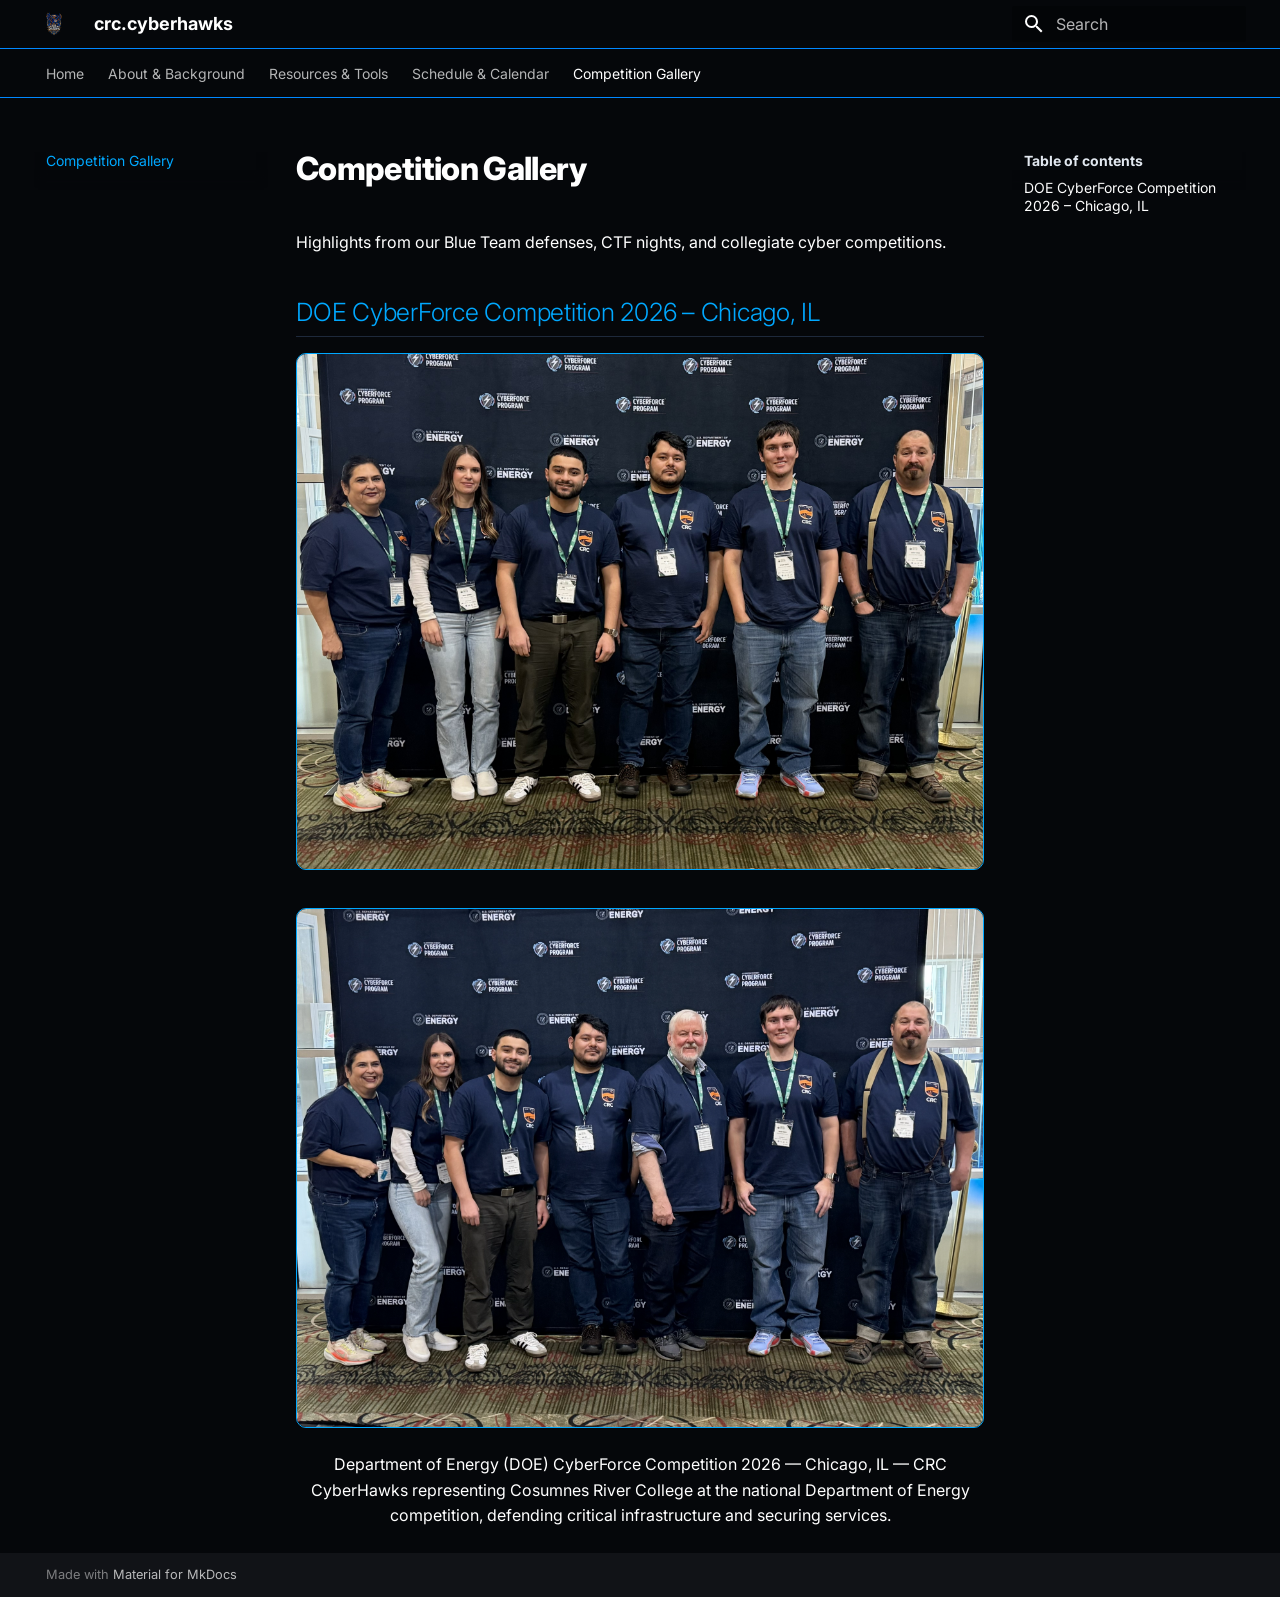
<file: gallery/index.html>
<!doctype html>
<html lang="en" class="no-js">
  <head>
    
      <meta charset="utf-8">
      <meta name="viewport" content="width=device-width,initial-scale=1">
      
      
      
        <link rel="canonical" href="https://crc-cyberhawks.gethub.io/crc.cyberhawks/gallery/">
      
      
        <link rel="prev" href="../schedule/">
      
      
      
        
      
      
      <link rel="icon" href="../assets/favicon.png.png">
      <meta name="generator" content="mkdocs-1.6.1, mkdocs-material-9.8.2">
    
    
      
        <title>Competition Gallery - crc.cyberhawks</title>
      
    
    
      <link rel="stylesheet" href="../assets/stylesheets/main.57a0d79d.min.css">
      
        
        <link rel="stylesheet" href="../assets/stylesheets/palette.fb2fffe2.min.css">
      
      


    
    
      
    
    
      
        
        
        <link rel="preconnect" href="https://fonts.gstatic.com" crossorigin>
        <link rel="stylesheet" href="https://fonts.googleapis.com/css?family=Inter:300,300i,400,400i,700,700i%7CJetBrains+Mono:400,400i,700,700i&display=fallback">
        <style>:root{--md-text-font:"Inter";--md-code-font:"JetBrains Mono"}</style>
      
    
    
      <link rel="stylesheet" href="../stylesheets/extra.css">
    
    <script>__md_scope=new URL("..",location),__md_hash=e=>[...e].reduce(((e,_)=>(e<<5)-e+_.charCodeAt(0)),0),__md_get=(e,_=localStorage,t=__md_scope)=>JSON.parse(_.getItem(t.pathname+"."+e)),__md_set=(e,_,t=localStorage,a=__md_scope)=>{try{t.setItem(a.pathname+"."+e,JSON.stringify(_))}catch(e){}}</script>
    
      

    
    
  </head>
  
  
    
    
    
    
    
    <body dir="ltr" data-md-color-scheme="slate" data-md-color-primary="blue" data-md-color-accent="orange">
  
    
    <input class="md-toggle" data-md-toggle="drawer" type="checkbox" id="__drawer" autocomplete="off">
    <input class="md-toggle" data-md-toggle="search" type="checkbox" id="__search" autocomplete="off">
    <label class="md-overlay" for="__drawer"></label>
    <div data-md-component="skip">
      
        
        <a href="#competition-gallery" class="md-skip">
          Skip to content
        </a>
      
    </div>
    <div data-md-component="announce">
      
    </div>
    
    
      

<header class="md-header" data-md-component="header">
  <nav class="md-header__inner md-grid" aria-label="Header">
    <a href=".." title="crc.cyberhawks" class="md-header__button md-logo" aria-label="crc.cyberhawks" data-md-component="logo">
      
  <img src="../assets/logo.png.png" alt="logo">

    </a>
    <label class="md-header__button md-icon" for="__drawer">
      
      <svg xmlns="http://www.w3.org/2000/svg" viewBox="0 0 24 24"><path d="M3 6h18v2H3zm0 5h18v2H3zm0 5h18v2H3z"/></svg>
    </label>
    <div class="md-header__title" data-md-component="header-title">
      <div class="md-header__ellipsis">
        <div class="md-header__topic">
          <span class="md-ellipsis">
            crc.cyberhawks
          </span>
        </div>
        <div class="md-header__topic" data-md-component="header-topic">
          <span class="md-ellipsis">
            
              Competition Gallery
            
          </span>
        </div>
      </div>
    </div>
    
      
    
    
    
    
      
      
        <label class="md-header__button md-icon" for="__search">
          
          <svg xmlns="http://www.w3.org/2000/svg" viewBox="0 0 24 24"><path d="M9.5 3A6.5 6.5 0 0 1 16 9.5c0 1.61-.59 3.09-1.56 4.23l.27.27h.79l5 5-1.5 1.5-5-5v-.79l-.27-.27A6.52 6.52 0 0 1 9.5 16 6.5 6.5 0 0 1 3 9.5 6.5 6.5 0 0 1 9.5 3m0 2C7 5 5 7 5 9.5S7 14 9.5 14 14 12 14 9.5 12 5 9.5 5"/></svg>
        </label>
        <div class="md-search" data-md-component="search" role="dialog">
  <label class="md-search__overlay" for="__search"></label>
  <div class="md-search__inner" role="search">
    <form class="md-search__form" name="search">
      <input type="text" class="md-search__input" name="query" aria-label="Search" placeholder="Search" autocapitalize="off" autocorrect="off" autocomplete="off" spellcheck="false" data-md-component="search-query" required>
      <label class="md-search__icon md-icon" for="__search">
        
        <svg xmlns="http://www.w3.org/2000/svg" viewBox="0 0 24 24"><path d="M9.5 3A6.5 6.5 0 0 1 16 9.5c0 1.61-.59 3.09-1.56 4.23l.27.27h.79l5 5-1.5 1.5-5-5v-.79l-.27-.27A6.52 6.52 0 0 1 9.5 16 6.5 6.5 0 0 1 3 9.5 6.5 6.5 0 0 1 9.5 3m0 2C7 5 5 7 5 9.5S7 14 9.5 14 14 12 14 9.5 12 5 9.5 5"/></svg>
        
        <svg xmlns="http://www.w3.org/2000/svg" viewBox="0 0 24 24"><path d="M20 11v2H8l5.5 5.5-1.42 1.42L4.16 12l7.92-7.92L13.5 5.5 8 11z"/></svg>
      </label>
      <nav class="md-search__options" aria-label="Search">
        
        <button type="reset" class="md-search__icon md-icon" title="Clear" aria-label="Clear" tabindex="-1">
          
          <svg xmlns="http://www.w3.org/2000/svg" viewBox="0 0 24 24"><path d="M19 6.41 17.59 5 12 10.59 6.41 5 5 6.41 10.59 12 5 17.59 6.41 19 12 13.41 17.59 19 19 17.59 13.41 12z"/></svg>
        </button>
      </nav>
      
    </form>
    <div class="md-search__output">
      <div class="md-search__scrollwrap" tabindex="0" data-md-scrollfix>
        <div class="md-search-result" data-md-component="search-result">
          <div class="md-search-result__meta">
            Initializing search
          </div>
          <ol class="md-search-result__list" role="presentation"></ol>
        </div>
      </div>
    </div>
  </div>
</div>
      
    
    
  </nav>
  
</header>
    
    <div class="md-container" data-md-component="container">
      
      
        
          
            
<nav class="md-tabs" aria-label="Tabs" data-md-component="tabs">
  <div class="md-grid">
    <ul class="md-tabs__list">
      
        
  
  
  
  
    <li class="md-tabs__item">
      <a href=".." class="md-tabs__link">
        
  
  
    
  
  Home

      </a>
    </li>
  

      
        
  
  
  
  
    <li class="md-tabs__item">
      <a href="../about/" class="md-tabs__link">
        
  
  
    
  
  About & Background

      </a>
    </li>
  

      
        
  
  
  
  
    <li class="md-tabs__item">
      <a href="../resources/" class="md-tabs__link">
        
  
  
    
  
  Resources & Tools

      </a>
    </li>
  

      
        
  
  
  
  
    <li class="md-tabs__item">
      <a href="../schedule/" class="md-tabs__link">
        
  
  
    
  
  Schedule & Calendar

      </a>
    </li>
  

      
        
  
  
  
    
  
  
    <li class="md-tabs__item md-tabs__item--active">
      <a href="./" class="md-tabs__link">
        
  
  
    
  
  Competition Gallery

      </a>
    </li>
  

      
    </ul>
  </div>
</nav>
          
        
      
      <main class="md-main" data-md-component="main">
        <div class="md-main__inner md-grid">
          
            
              
              <div class="md-sidebar md-sidebar--primary" data-md-component="sidebar" data-md-type="navigation" >
                <div class="md-sidebar__scrollwrap">
                  <div class="md-sidebar__inner">
                    


  


<nav class="md-nav md-nav--primary md-nav--lifted" aria-label="Navigation" data-md-level="0">
  <label class="md-nav__title" for="__drawer">
    <a href=".." title="crc.cyberhawks" class="md-nav__button md-logo" aria-label="crc.cyberhawks" data-md-component="logo">
      
  <img src="../assets/logo.png.png" alt="logo">

    </a>
    crc.cyberhawks
  </label>
  
  <ul class="md-nav__list" data-md-scrollfix>
    
      
      
  
  
  
  
    <li class="md-nav__item">
      <a href=".." class="md-nav__link">
        
  
  
  <span class="md-ellipsis">
    
  
    Home
  

    
  </span>
  
  

      </a>
    </li>
  

    
      
      
  
  
  
  
    <li class="md-nav__item">
      <a href="../about/" class="md-nav__link">
        
  
  
  <span class="md-ellipsis">
    
  
    About & Background
  

    
  </span>
  
  

      </a>
    </li>
  

    
      
      
  
  
  
  
    <li class="md-nav__item">
      <a href="../resources/" class="md-nav__link">
        
  
  
  <span class="md-ellipsis">
    
  
    Resources & Tools
  

    
  </span>
  
  

      </a>
    </li>
  

    
      
      
  
  
  
  
    <li class="md-nav__item">
      <a href="../schedule/" class="md-nav__link">
        
  
  
  <span class="md-ellipsis">
    
  
    Schedule & Calendar
  

    
  </span>
  
  

      </a>
    </li>
  

    
      
      
  
  
    
  
  
  
    <li class="md-nav__item md-nav__item--active">
      
      <input class="md-nav__toggle md-toggle" type="checkbox" id="__toc">
      
      
        
      
      
        <label class="md-nav__link md-nav__link--active" for="__toc">
          
  
  
  <span class="md-ellipsis">
    
  
    Competition Gallery
  

    
  </span>
  
  

          <span class="md-nav__icon md-icon"></span>
        </label>
      
      <a href="./" class="md-nav__link md-nav__link--active">
        
  
  
  <span class="md-ellipsis">
    
  
    Competition Gallery
  

    
  </span>
  
  

      </a>
      
        

<nav class="md-nav md-nav--secondary" aria-label="Table of contents">
  
  
  
    
  
  
    <label class="md-nav__title" for="__toc">
      <span class="md-nav__icon md-icon"></span>
      Table of contents
    </label>
    <ul class="md-nav__list" data-md-component="toc" data-md-scrollfix>
      
        <li class="md-nav__item">
  <a href="#doe-cyberforce-competition-2026-chicago-il" class="md-nav__link">
    <span class="md-ellipsis">
      
        DOE CyberForce Competition 2026 – Chicago, IL
      
    </span>
  </a>
  
</li>
      
    </ul>
  
</nav>
      
    </li>
  

    
  </ul>
</nav>
                  </div>
                </div>
              </div>
            
            
              
              <div class="md-sidebar md-sidebar--secondary" data-md-component="sidebar" data-md-type="toc" >
                <div class="md-sidebar__scrollwrap">
                  <div class="md-sidebar__inner">
                    

<nav class="md-nav md-nav--secondary" aria-label="Table of contents">
  
  
  
    
  
  
    <label class="md-nav__title" for="__toc">
      <span class="md-nav__icon md-icon"></span>
      Table of contents
    </label>
    <ul class="md-nav__list" data-md-component="toc" data-md-scrollfix>
      
        <li class="md-nav__item">
  <a href="#doe-cyberforce-competition-2026-chicago-il" class="md-nav__link">
    <span class="md-ellipsis">
      
        DOE CyberForce Competition 2026 – Chicago, IL
      
    </span>
  </a>
  
</li>
      
    </ul>
  
</nav>
                  </div>
                </div>
              </div>
            
          
          
            <div class="md-content" data-md-component="content">
              
              <article class="md-content__inner md-typeset">
                
                  



<h1 id="competition-gallery">Competition Gallery</h1>
<p>Highlights from our Blue Team defenses, CTF nights, and collegiate cyber competitions.</p>
<h2 id="doe-cyberforce-competition-2026-chicago-il">DOE CyberForce Competition 2026 – Chicago, IL</h2>
<div align="center">
<p><img src="../assets/cyberforce_competition_2026.jpg" alt="CRC Cyber Hawks at DOE CyberForce Competition 2026 in Chicago" style="border-radius: 10px; border: 1px solid #00a8ff; max-width: 720px; width: 100%;"></p>
<p><img src="../assets/Cyberforce%202026.png" alt="CRC Cyber Hawks at DOE CyberForce Competition 2026" style="border-radius: 10px; border: 1px solid #00a8ff; max-width: 720px; width: 100%; margin-top: 15px;"></p>
<p>Department of Energy (DOE) CyberForce Competition 2026 — Chicago, IL — CRC CyberHawks representing Cosumnes River College at the national Department of Energy competition, defending critical infrastructure and securing services.</p>
</div>












                
              </article>
            </div>
          
          
<script>var target=document.getElementById(location.hash.slice(1));target&&target.name&&(target.checked=target.name.startsWith("__tabbed_"))</script>
        </div>
        
          <button type="button" class="md-top md-icon" data-md-component="top" hidden>
  
  <svg xmlns="http://www.w3.org/2000/svg" viewBox="0 0 24 24"><path d="M13 20h-2V8l-5.5 5.5-1.42-1.42L12 4.16l7.92 7.92-1.42 1.42L13 8z"/></svg>
  Back to top
</button>
        
      </main>
      
        <footer class="md-footer">
  
  <div class="md-footer-meta md-typeset">
    <div class="md-footer-meta__inner md-grid">
      <div class="md-copyright">
  
  
    Made with
    <a href="https://squidfunk.github.io/mkdocs-material/" target="_blank" rel="noopener">
      Material for MkDocs
    </a>
  
</div>
      
    </div>
  </div>
</footer>
      
    </div>
    <div class="md-dialog" data-md-component="dialog">
      <div class="md-dialog__inner md-typeset"></div>
    </div>
    
    
    
      
      
      <script id="__config" type="application/json">{"annotate": null, "base": "..", "features": ["navigation.tabs", "navigation.top", "content.code.copy"], "search": "../assets/javascripts/workers/search.a7633da7.min.js", "tags": null, "translations": {"clipboard.copied": "Copied to clipboard", "clipboard.copy": "Copy to clipboard", "search.result.more.one": "1 more on this page", "search.result.more.other": "# more on this page", "search.result.none": "No matching documents", "search.result.one": "1 matching document", "search.result.other": "# matching documents", "search.result.placeholder": "Type to start searching", "search.result.term.missing": "Missing", "select.version": "Select version"}, "version": null}</script>
    
    
      <script src="../assets/javascripts/bundle.a5f9d56c.min.js"></script>
      
    
  </body>
</html>
</file>
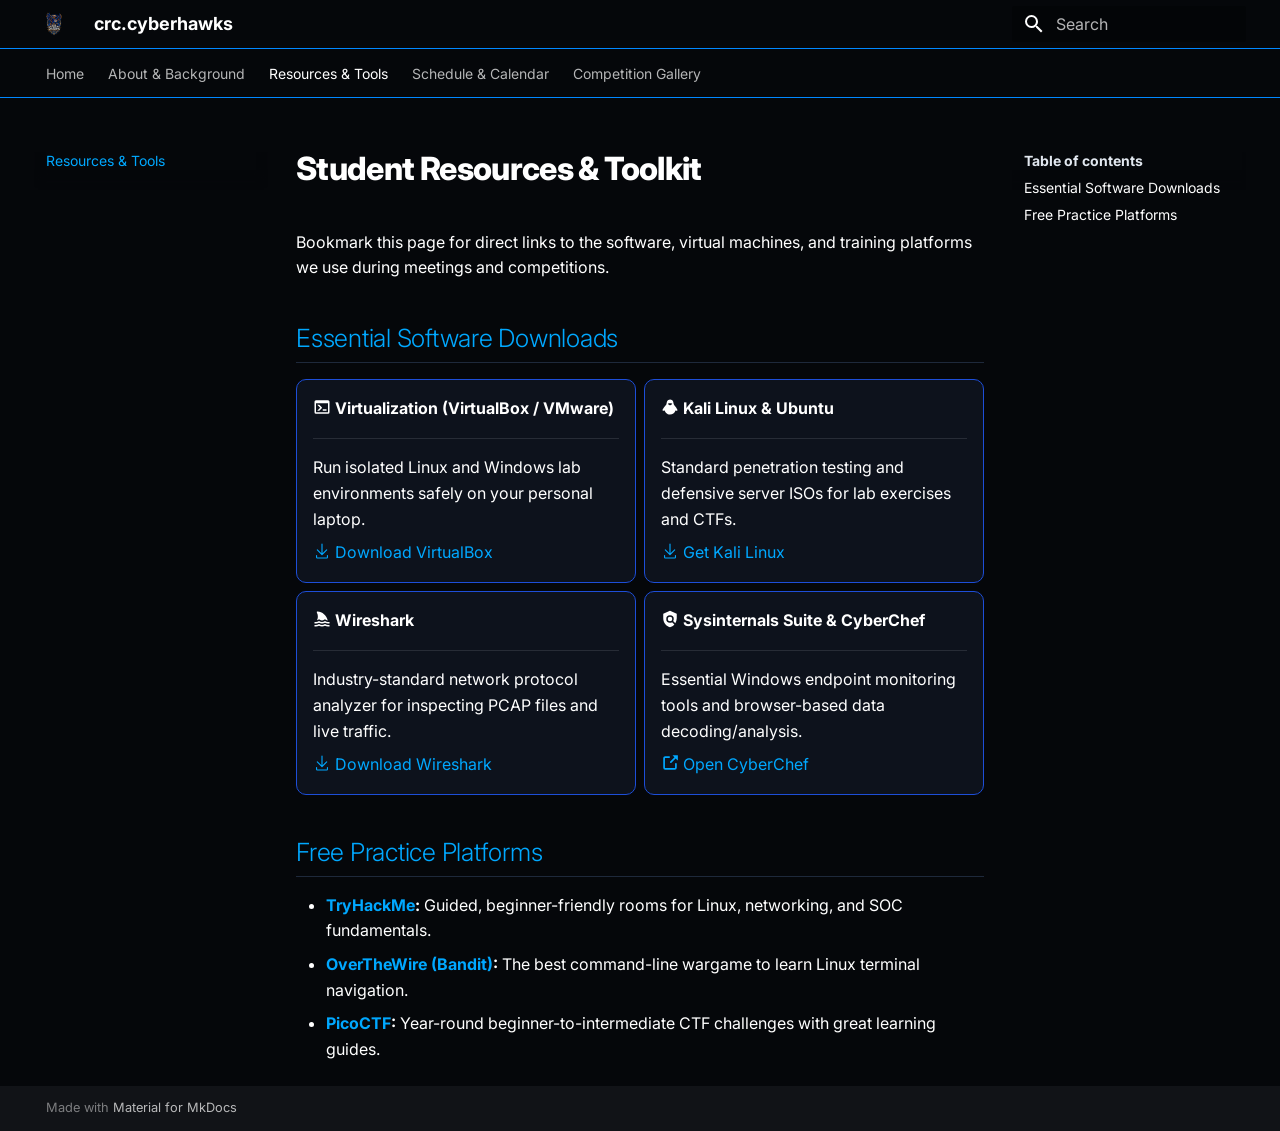
<file: resources/index.html>
<!doctype html>
<html lang="en" class="no-js">
  <head>
    
      <meta charset="utf-8">
      <meta name="viewport" content="width=device-width,initial-scale=1">
      
      
      
        <link rel="canonical" href="https://crc-cyberhawks.gethub.io/crc.cyberhawks/resources/">
      
      
        <link rel="prev" href="../about/">
      
      
        <link rel="next" href="../schedule/">
      
      
        
      
      
      <link rel="icon" href="../assets/favicon.png.png">
      <meta name="generator" content="mkdocs-1.6.1, mkdocs-material-9.8.2">
    
    
      
        <title>Resources & Tools - crc.cyberhawks</title>
      
    
    
      <link rel="stylesheet" href="../assets/stylesheets/main.57a0d79d.min.css">
      
        
        <link rel="stylesheet" href="../assets/stylesheets/palette.fb2fffe2.min.css">
      
      


    
    
      
    
    
      
        
        
        <link rel="preconnect" href="https://fonts.gstatic.com" crossorigin>
        <link rel="stylesheet" href="https://fonts.googleapis.com/css?family=Inter:300,300i,400,400i,700,700i%7CJetBrains+Mono:400,400i,700,700i&display=fallback">
        <style>:root{--md-text-font:"Inter";--md-code-font:"JetBrains Mono"}</style>
      
    
    
      <link rel="stylesheet" href="../stylesheets/extra.css">
    
    <script>__md_scope=new URL("..",location),__md_hash=e=>[...e].reduce(((e,_)=>(e<<5)-e+_.charCodeAt(0)),0),__md_get=(e,_=localStorage,t=__md_scope)=>JSON.parse(_.getItem(t.pathname+"."+e)),__md_set=(e,_,t=localStorage,a=__md_scope)=>{try{t.setItem(a.pathname+"."+e,JSON.stringify(_))}catch(e){}}</script>
    
      

    
    
  </head>
  
  
    
    
    
    
    
    <body dir="ltr" data-md-color-scheme="slate" data-md-color-primary="blue" data-md-color-accent="orange">
  
    
    <input class="md-toggle" data-md-toggle="drawer" type="checkbox" id="__drawer" autocomplete="off">
    <input class="md-toggle" data-md-toggle="search" type="checkbox" id="__search" autocomplete="off">
    <label class="md-overlay" for="__drawer"></label>
    <div data-md-component="skip">
      
        
        <a href="#student-resources-toolkit" class="md-skip">
          Skip to content
        </a>
      
    </div>
    <div data-md-component="announce">
      
    </div>
    
    
      

<header class="md-header" data-md-component="header">
  <nav class="md-header__inner md-grid" aria-label="Header">
    <a href=".." title="crc.cyberhawks" class="md-header__button md-logo" aria-label="crc.cyberhawks" data-md-component="logo">
      
  <img src="../assets/logo.png.png" alt="logo">

    </a>
    <label class="md-header__button md-icon" for="__drawer">
      
      <svg xmlns="http://www.w3.org/2000/svg" viewBox="0 0 24 24"><path d="M3 6h18v2H3zm0 5h18v2H3zm0 5h18v2H3z"/></svg>
    </label>
    <div class="md-header__title" data-md-component="header-title">
      <div class="md-header__ellipsis">
        <div class="md-header__topic">
          <span class="md-ellipsis">
            crc.cyberhawks
          </span>
        </div>
        <div class="md-header__topic" data-md-component="header-topic">
          <span class="md-ellipsis">
            
              Resources & Tools
            
          </span>
        </div>
      </div>
    </div>
    
      
    
    
    
    
      
      
        <label class="md-header__button md-icon" for="__search">
          
          <svg xmlns="http://www.w3.org/2000/svg" viewBox="0 0 24 24"><path d="M9.5 3A6.5 6.5 0 0 1 16 9.5c0 1.61-.59 3.09-1.56 4.23l.27.27h.79l5 5-1.5 1.5-5-5v-.79l-.27-.27A6.52 6.52 0 0 1 9.5 16 6.5 6.5 0 0 1 3 9.5 6.5 6.5 0 0 1 9.5 3m0 2C7 5 5 7 5 9.5S7 14 9.5 14 14 12 14 9.5 12 5 9.5 5"/></svg>
        </label>
        <div class="md-search" data-md-component="search" role="dialog">
  <label class="md-search__overlay" for="__search"></label>
  <div class="md-search__inner" role="search">
    <form class="md-search__form" name="search">
      <input type="text" class="md-search__input" name="query" aria-label="Search" placeholder="Search" autocapitalize="off" autocorrect="off" autocomplete="off" spellcheck="false" data-md-component="search-query" required>
      <label class="md-search__icon md-icon" for="__search">
        
        <svg xmlns="http://www.w3.org/2000/svg" viewBox="0 0 24 24"><path d="M9.5 3A6.5 6.5 0 0 1 16 9.5c0 1.61-.59 3.09-1.56 4.23l.27.27h.79l5 5-1.5 1.5-5-5v-.79l-.27-.27A6.52 6.52 0 0 1 9.5 16 6.5 6.5 0 0 1 3 9.5 6.5 6.5 0 0 1 9.5 3m0 2C7 5 5 7 5 9.5S7 14 9.5 14 14 12 14 9.5 12 5 9.5 5"/></svg>
        
        <svg xmlns="http://www.w3.org/2000/svg" viewBox="0 0 24 24"><path d="M20 11v2H8l5.5 5.5-1.42 1.42L4.16 12l7.92-7.92L13.5 5.5 8 11z"/></svg>
      </label>
      <nav class="md-search__options" aria-label="Search">
        
        <button type="reset" class="md-search__icon md-icon" title="Clear" aria-label="Clear" tabindex="-1">
          
          <svg xmlns="http://www.w3.org/2000/svg" viewBox="0 0 24 24"><path d="M19 6.41 17.59 5 12 10.59 6.41 5 5 6.41 10.59 12 5 17.59 6.41 19 12 13.41 17.59 19 19 17.59 13.41 12z"/></svg>
        </button>
      </nav>
      
    </form>
    <div class="md-search__output">
      <div class="md-search__scrollwrap" tabindex="0" data-md-scrollfix>
        <div class="md-search-result" data-md-component="search-result">
          <div class="md-search-result__meta">
            Initializing search
          </div>
          <ol class="md-search-result__list" role="presentation"></ol>
        </div>
      </div>
    </div>
  </div>
</div>
      
    
    
  </nav>
  
</header>
    
    <div class="md-container" data-md-component="container">
      
      
        
          
            
<nav class="md-tabs" aria-label="Tabs" data-md-component="tabs">
  <div class="md-grid">
    <ul class="md-tabs__list">
      
        
  
  
  
  
    <li class="md-tabs__item">
      <a href=".." class="md-tabs__link">
        
  
  
    
  
  Home

      </a>
    </li>
  

      
        
  
  
  
  
    <li class="md-tabs__item">
      <a href="../about/" class="md-tabs__link">
        
  
  
    
  
  About & Background

      </a>
    </li>
  

      
        
  
  
  
    
  
  
    <li class="md-tabs__item md-tabs__item--active">
      <a href="./" class="md-tabs__link">
        
  
  
    
  
  Resources & Tools

      </a>
    </li>
  

      
        
  
  
  
  
    <li class="md-tabs__item">
      <a href="../schedule/" class="md-tabs__link">
        
  
  
    
  
  Schedule & Calendar

      </a>
    </li>
  

      
        
  
  
  
  
    <li class="md-tabs__item">
      <a href="../gallery/" class="md-tabs__link">
        
  
  
    
  
  Competition Gallery

      </a>
    </li>
  

      
    </ul>
  </div>
</nav>
          
        
      
      <main class="md-main" data-md-component="main">
        <div class="md-main__inner md-grid">
          
            
              
              <div class="md-sidebar md-sidebar--primary" data-md-component="sidebar" data-md-type="navigation" >
                <div class="md-sidebar__scrollwrap">
                  <div class="md-sidebar__inner">
                    


  


<nav class="md-nav md-nav--primary md-nav--lifted" aria-label="Navigation" data-md-level="0">
  <label class="md-nav__title" for="__drawer">
    <a href=".." title="crc.cyberhawks" class="md-nav__button md-logo" aria-label="crc.cyberhawks" data-md-component="logo">
      
  <img src="../assets/logo.png.png" alt="logo">

    </a>
    crc.cyberhawks
  </label>
  
  <ul class="md-nav__list" data-md-scrollfix>
    
      
      
  
  
  
  
    <li class="md-nav__item">
      <a href=".." class="md-nav__link">
        
  
  
  <span class="md-ellipsis">
    
  
    Home
  

    
  </span>
  
  

      </a>
    </li>
  

    
      
      
  
  
  
  
    <li class="md-nav__item">
      <a href="../about/" class="md-nav__link">
        
  
  
  <span class="md-ellipsis">
    
  
    About & Background
  

    
  </span>
  
  

      </a>
    </li>
  

    
      
      
  
  
    
  
  
  
    <li class="md-nav__item md-nav__item--active">
      
      <input class="md-nav__toggle md-toggle" type="checkbox" id="__toc">
      
      
        
      
      
        <label class="md-nav__link md-nav__link--active" for="__toc">
          
  
  
  <span class="md-ellipsis">
    
  
    Resources & Tools
  

    
  </span>
  
  

          <span class="md-nav__icon md-icon"></span>
        </label>
      
      <a href="./" class="md-nav__link md-nav__link--active">
        
  
  
  <span class="md-ellipsis">
    
  
    Resources & Tools
  

    
  </span>
  
  

      </a>
      
        

<nav class="md-nav md-nav--secondary" aria-label="Table of contents">
  
  
  
    
  
  
    <label class="md-nav__title" for="__toc">
      <span class="md-nav__icon md-icon"></span>
      Table of contents
    </label>
    <ul class="md-nav__list" data-md-component="toc" data-md-scrollfix>
      
        <li class="md-nav__item">
  <a href="#essential-software-downloads" class="md-nav__link">
    <span class="md-ellipsis">
      
        Essential Software Downloads
      
    </span>
  </a>
  
</li>
      
        <li class="md-nav__item">
  <a href="#free-practice-platforms" class="md-nav__link">
    <span class="md-ellipsis">
      
        Free Practice Platforms
      
    </span>
  </a>
  
</li>
      
    </ul>
  
</nav>
      
    </li>
  

    
      
      
  
  
  
  
    <li class="md-nav__item">
      <a href="../schedule/" class="md-nav__link">
        
  
  
  <span class="md-ellipsis">
    
  
    Schedule & Calendar
  

    
  </span>
  
  

      </a>
    </li>
  

    
      
      
  
  
  
  
    <li class="md-nav__item">
      <a href="../gallery/" class="md-nav__link">
        
  
  
  <span class="md-ellipsis">
    
  
    Competition Gallery
  

    
  </span>
  
  

      </a>
    </li>
  

    
  </ul>
</nav>
                  </div>
                </div>
              </div>
            
            
              
              <div class="md-sidebar md-sidebar--secondary" data-md-component="sidebar" data-md-type="toc" >
                <div class="md-sidebar__scrollwrap">
                  <div class="md-sidebar__inner">
                    

<nav class="md-nav md-nav--secondary" aria-label="Table of contents">
  
  
  
    
  
  
    <label class="md-nav__title" for="__toc">
      <span class="md-nav__icon md-icon"></span>
      Table of contents
    </label>
    <ul class="md-nav__list" data-md-component="toc" data-md-scrollfix>
      
        <li class="md-nav__item">
  <a href="#essential-software-downloads" class="md-nav__link">
    <span class="md-ellipsis">
      
        Essential Software Downloads
      
    </span>
  </a>
  
</li>
      
        <li class="md-nav__item">
  <a href="#free-practice-platforms" class="md-nav__link">
    <span class="md-ellipsis">
      
        Free Practice Platforms
      
    </span>
  </a>
  
</li>
      
    </ul>
  
</nav>
                  </div>
                </div>
              </div>
            
          
          
            <div class="md-content" data-md-component="content">
              
              <article class="md-content__inner md-typeset">
                
                  



<h1 id="student-resources-toolkit">Student Resources &amp; Toolkit</h1>
<p>Bookmark this page for direct links to the software, virtual machines, and training platforms we use during meetings and competitions.</p>
<h2 id="essential-software-downloads">Essential Software Downloads</h2>
<div class="grid cards">
<ul>
<li>
<p><span class="twemoji"><svg xmlns="http://www.w3.org/2000/svg" viewBox="0 0 24 24"><path d="M20 19V7H4v12zm0-16a2 2 0 0 1 2 2v14a2 2 0 0 1-2 2H4a2 2 0 0 1-2-2V5a2 2 0 0 1 2-2zm-7 14v-2h5v2zm-3.42-4L5.57 9H8.4l3.3 3.3c.39.39.39 1.03 0 1.42L8.42 17H5.59z"/></svg></span> <strong>Virtualization (VirtualBox / VMware)</strong></p>
<hr />
<p>Run isolated Linux and Windows lab environments safely on your personal laptop.</p>
<p><a href="https://virtualbox.org"><span class="twemoji"><svg xmlns="http://www.w3.org/2000/svg" viewBox="0 0 24 24"><path d="M4.75 17.25a.75.75 0 0 1 .75.75v2.25c0 .138.112.25.25.25h12.5a.25.25 0 0 0 .25-.25V18a.75.75 0 0 1 1.5 0v2.25A1.75 1.75 0 0 1 18.25 22H5.75A1.75 1.75 0 0 1 4 20.25V18a.75.75 0 0 1 .75-.75"/><path d="M5.22 9.97a.75.75 0 0 1 1.06 0l4.97 4.969V2.75a.75.75 0 0 1 1.5 0v12.189l4.97-4.969a.749.749 0 1 1 1.06 1.06l-6.25 6.25a.75.75 0 0 1-1.06 0l-6.25-6.25a.75.75 0 0 1 0-1.06"/></svg></span> Download VirtualBox</a></p>
</li>
<li>
<p><span class="twemoji"><svg xmlns="http://www.w3.org/2000/svg" viewBox="0 0 24 24"><path d="M14.62 8.35c-.42.28-1.75 1.04-1.95 1.19-.39.31-.75.29-1.14-.01-.2-.16-1.53-.92-1.95-1.19-.48-.31-.45-.7.08-.92 1.64-.69 3.28-.64 4.91.03.49.21.51.6.05.9m7.22 7.28c-.93-2.09-2.2-3.99-3.84-5.66a4.3 4.3 0 0 1-1.06-1.88c-.1-.33-.17-.67-.24-1.01-.2-.88-.29-1.78-.7-2.61-.73-1.58-2-2.4-3.84-2.47-1.81.05-3.16.81-3.95 2.4-.21.43-.36.88-.46 1.34-.17.76-.32 1.55-.5 2.32-.15.65-.45 1.21-.96 1.71-1.61 1.57-2.9 3.37-3.88 5.35-.14.29-.28.58-.37.88-.19.66.29 1.12.99.96.44-.09.88-.18 1.3-.31.41-.15.57-.05.67.35.65 2.15 2.07 3.66 4.24 4.5 4.12 1.56 8.93-.66 9.97-4.58.07-.27.17-.37.47-.27.46.14.93.24 1.4.35.49.09.85-.16.92-.64.03-.26-.06-.49-.16-.73"/></svg></span> <strong>Kali Linux &amp; Ubuntu</strong></p>
<hr />
<p>Standard penetration testing and defensive server ISOs for lab exercises and CTFs.</p>
<p><a href="https://kali.org"><span class="twemoji"><svg xmlns="http://www.w3.org/2000/svg" viewBox="0 0 24 24"><path d="M4.75 17.25a.75.75 0 0 1 .75.75v2.25c0 .138.112.25.25.25h12.5a.25.25 0 0 0 .25-.25V18a.75.75 0 0 1 1.5 0v2.25A1.75 1.75 0 0 1 18.25 22H5.75A1.75 1.75 0 0 1 4 20.25V18a.75.75 0 0 1 .75-.75"/><path d="M5.22 9.97a.75.75 0 0 1 1.06 0l4.97 4.969V2.75a.75.75 0 0 1 1.5 0v12.189l4.97-4.969a.749.749 0 1 1 1.06 1.06l-6.25 6.25a.75.75 0 0 1-1.06 0l-6.25-6.25a.75.75 0 0 1 0-1.06"/></svg></span> Get Kali Linux</a></p>
</li>
<li>
<p><span class="twemoji"><svg xmlns="http://www.w3.org/2000/svg" viewBox="0 0 24 24"><path d="M22 16v2h-2c-1.4 0-2.8-.4-4-1-2.5 1.3-5.5 1.3-8 0-1.2.6-2.6 1-4 1H2v-2h2c1.4 0 2.8-.5 4-1.3 2.4 1.7 5.6 1.7 8 0 1.2.8 2.6 1.3 4 1.3zM5.28 13.79c.54-.16 1.09-.41 1.61-.75l1.14-.77 1.13.8C10 13.66 11 14 12 14s2-.34 2.84-.93l1.13-.8 1.14.77c.82.55 1.72.86 2.56.93C18.24 7.4 12.37 2 6 2c-.35 0-.67.18-.85.47-.18.3-.2.67-.04.98 2.17 4.34 1.5 7.84.17 10.34M16 18.7c-2.4 1.7-5.6 1.7-8 0-1.2.8-2.6 1.3-4 1.3H2v2h2c1.4 0 2.8-.4 4-1 2.5 1.3 5.5 1.3 8 0 1.2.6 2.6 1 4 1h2v-2h-2c-1.4 0-2.8-.5-4-1.3"/></svg></span> <strong>Wireshark</strong></p>
<hr />
<p>Industry-standard network protocol analyzer for inspecting PCAP files and live traffic.</p>
<p><a href="https://wireshark.org"><span class="twemoji"><svg xmlns="http://www.w3.org/2000/svg" viewBox="0 0 24 24"><path d="M4.75 17.25a.75.75 0 0 1 .75.75v2.25c0 .138.112.25.25.25h12.5a.25.25 0 0 0 .25-.25V18a.75.75 0 0 1 1.5 0v2.25A1.75 1.75 0 0 1 18.25 22H5.75A1.75 1.75 0 0 1 4 20.25V18a.75.75 0 0 1 .75-.75"/><path d="M5.22 9.97a.75.75 0 0 1 1.06 0l4.97 4.969V2.75a.75.75 0 0 1 1.5 0v12.189l4.97-4.969a.749.749 0 1 1 1.06 1.06l-6.25 6.25a.75.75 0 0 1-1.06 0l-6.25-6.25a.75.75 0 0 1 0-1.06"/></svg></span> Download Wireshark</a></p>
</li>
<li>
<p><span class="twemoji"><svg xmlns="http://www.w3.org/2000/svg" viewBox="0 0 24 24"><path d="M12 9a3 3 0 0 1 3 3 3 3 0 0 1-3 3 3 3 0 0 1-3-3 3 3 0 0 1 3-3m5.86 10.31C16.23 21.22 14.28 22.45 12 23c-2.56-.61-4.7-2.07-6.42-4.37C3.86 16.34 3 13.8 3 11V5l9-4 9 4v6c0 2.39-.64 4.61-1.92 6.67l-2.91-2.91c.52-.79.83-1.76.83-2.76a5 5 0 0 0-5-5 5 5 0 0 0-5 5 5 5 0 0 0 5 5c1 0 1.97-.31 2.76-.83z"/></svg></span> <strong>Sysinternals Suite &amp; CyberChef</strong></p>
<hr />
<p>Essential Windows endpoint monitoring tools and browser-based data decoding/analysis.</p>
<p><a href="https://github.io"><span class="twemoji"><svg xmlns="http://www.w3.org/2000/svg" viewBox="0 0 16 16"><path d="M3.75 2h3.5a.75.75 0 0 1 0 1.5h-3.5a.25.25 0 0 0-.25.25v8.5c0 .138.112.25.25.25h8.5a.25.25 0 0 0 .25-.25v-3.5a.75.75 0 0 1 1.5 0v3.5A1.75 1.75 0 0 1 12.25 14h-8.5A1.75 1.75 0 0 1 2 12.25v-8.5C2 2.784 2.784 2 3.75 2m6.854-1h4.146a.25.25 0 0 1 .25.25v4.146a.25.25 0 0 1-.427.177L13.03 4.03 9.28 7.78a.75.75 0 0 1-1.042-.018.75.75 0 0 1-.018-1.042l3.75-3.75-1.543-1.543A.25.25 0 0 1 10.604 1"/></svg></span> Open CyberChef</a></p>
</li>
</ul>
</div>
<h2 id="free-practice-platforms">Free Practice Platforms</h2>
<ul>
<li><strong><a href="https://tryhackme.com">TryHackMe</a>:</strong> Guided, beginner-friendly rooms for Linux, networking, and SOC fundamentals.</li>
<li><strong><a href="https://overthewire.org">OverTheWire (Bandit)</a>:</strong> The best command-line wargame to learn Linux terminal navigation.</li>
<li><strong><a href="https://picoctf.org">PicoCTF</a>:</strong> Year-round beginner-to-intermediate CTF challenges with great learning guides.</li>
</ul>












                
              </article>
            </div>
          
          
<script>var target=document.getElementById(location.hash.slice(1));target&&target.name&&(target.checked=target.name.startsWith("__tabbed_"))</script>
        </div>
        
          <button type="button" class="md-top md-icon" data-md-component="top" hidden>
  
  <svg xmlns="http://www.w3.org/2000/svg" viewBox="0 0 24 24"><path d="M13 20h-2V8l-5.5 5.5-1.42-1.42L12 4.16l7.92 7.92-1.42 1.42L13 8z"/></svg>
  Back to top
</button>
        
      </main>
      
        <footer class="md-footer">
  
  <div class="md-footer-meta md-typeset">
    <div class="md-footer-meta__inner md-grid">
      <div class="md-copyright">
  
  
    Made with
    <a href="https://squidfunk.github.io/mkdocs-material/" target="_blank" rel="noopener">
      Material for MkDocs
    </a>
  
</div>
      
    </div>
  </div>
</footer>
      
    </div>
    <div class="md-dialog" data-md-component="dialog">
      <div class="md-dialog__inner md-typeset"></div>
    </div>
    
    
    
      
      
      <script id="__config" type="application/json">{"annotate": null, "base": "..", "features": ["navigation.tabs", "navigation.top", "content.code.copy"], "search": "../assets/javascripts/workers/search.a7633da7.min.js", "tags": null, "translations": {"clipboard.copied": "Copied to clipboard", "clipboard.copy": "Copy to clipboard", "search.result.more.one": "1 more on this page", "search.result.more.other": "# more on this page", "search.result.none": "No matching documents", "search.result.one": "1 matching document", "search.result.other": "# matching documents", "search.result.placeholder": "Type to start searching", "search.result.term.missing": "Missing", "select.version": "Select version"}, "version": null}</script>
    
    
      <script src="../assets/javascripts/bundle.a5f9d56c.min.js"></script>
      
    
  </body>
</html>
</file>
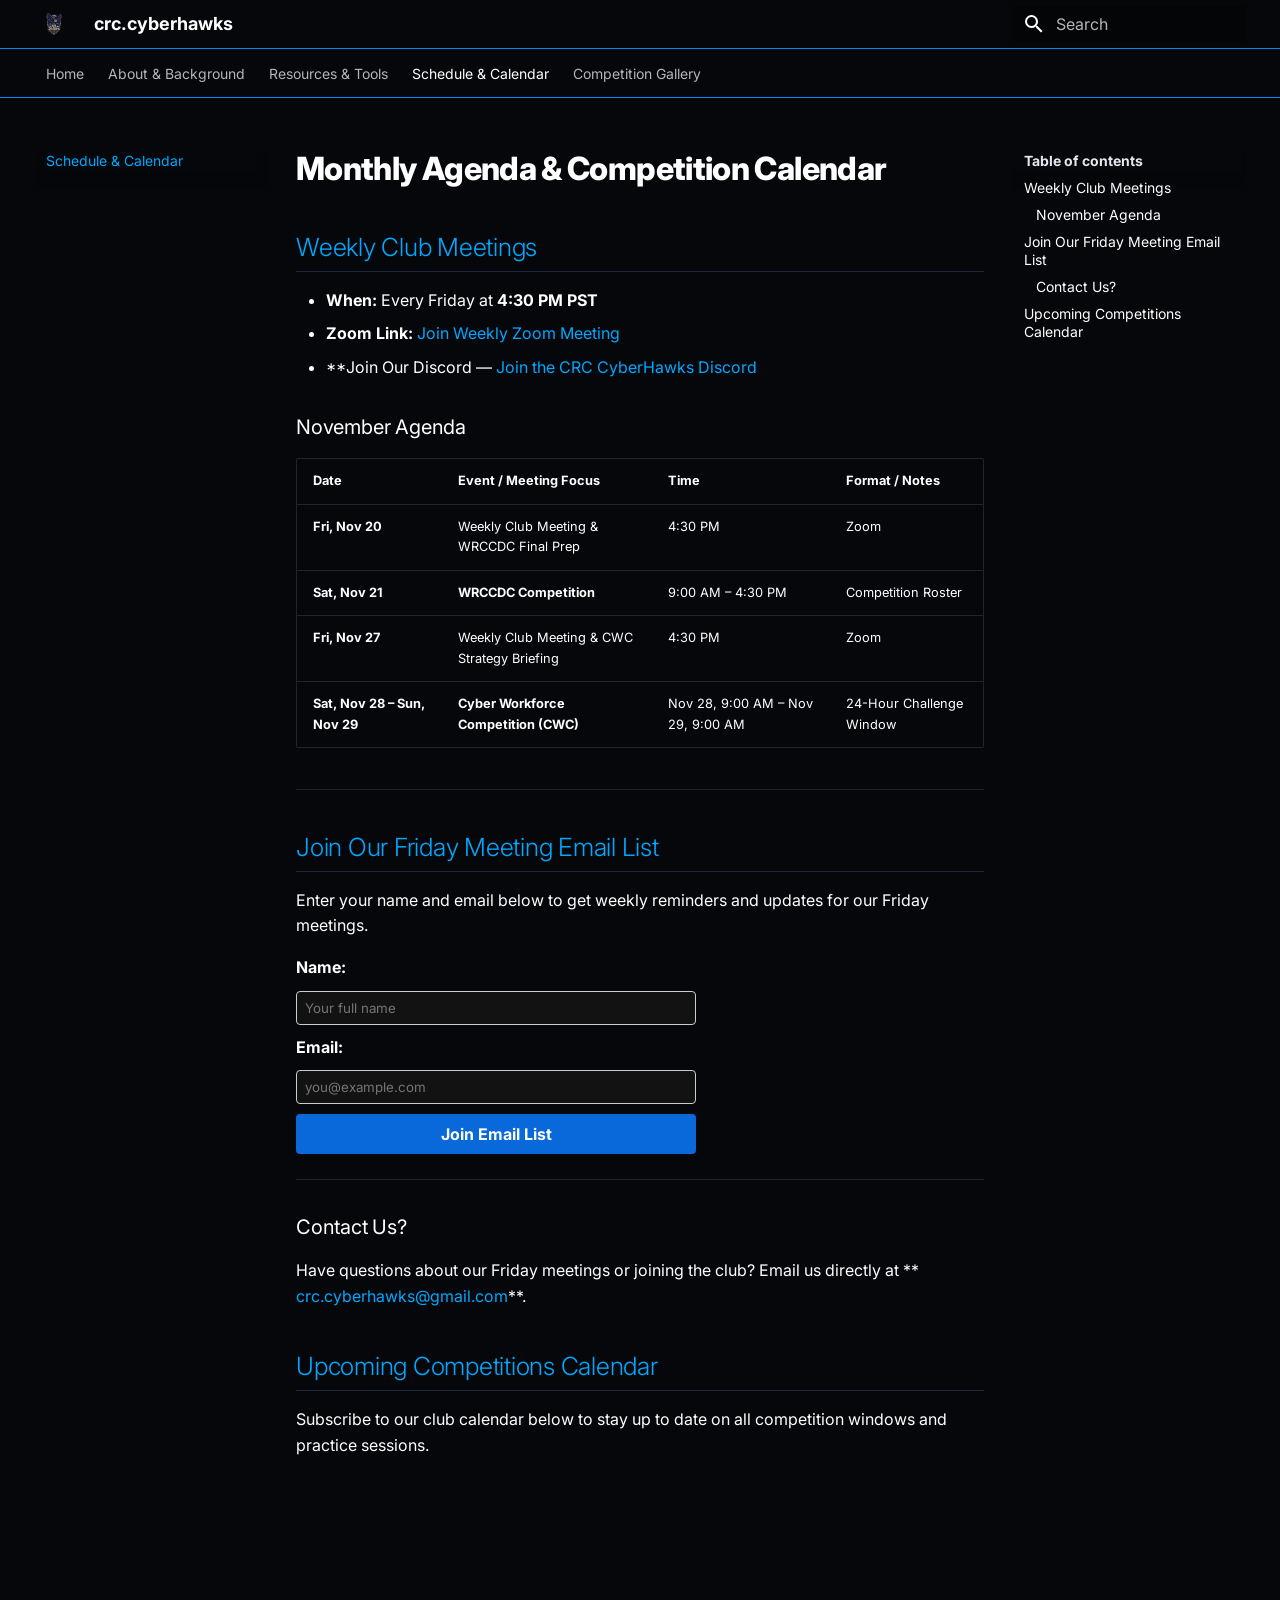
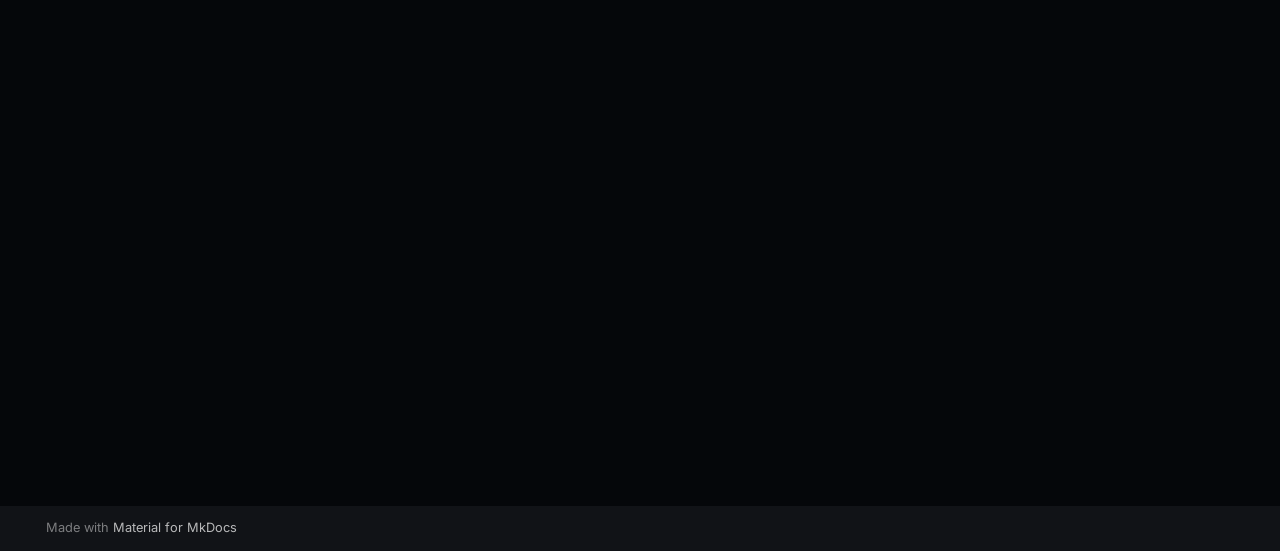
<file: schedule/index.html>
<!doctype html>
<html lang="en" class="no-js">
  <head>
    
      <meta charset="utf-8">
      <meta name="viewport" content="width=device-width,initial-scale=1">
      
      
      
        <link rel="canonical" href="https://crc-cyberhawks.gethub.io/crc.cyberhawks/schedule/">
      
      
        <link rel="prev" href="../resources/">
      
      
        <link rel="next" href="../gallery/">
      
      
        
      
      
      <link rel="icon" href="../assets/favicon.png.png">
      <meta name="generator" content="mkdocs-1.6.1, mkdocs-material-9.8.2">
    
    
      
        <title>Schedule & Calendar - crc.cyberhawks</title>
      
    
    
      <link rel="stylesheet" href="../assets/stylesheets/main.57a0d79d.min.css">
      
        
        <link rel="stylesheet" href="../assets/stylesheets/palette.fb2fffe2.min.css">
      
      


    
    
      
    
    
      
        
        
        <link rel="preconnect" href="https://fonts.gstatic.com" crossorigin>
        <link rel="stylesheet" href="https://fonts.googleapis.com/css?family=Inter:300,300i,400,400i,700,700i%7CJetBrains+Mono:400,400i,700,700i&display=fallback">
        <style>:root{--md-text-font:"Inter";--md-code-font:"JetBrains Mono"}</style>
      
    
    
      <link rel="stylesheet" href="../stylesheets/extra.css">
    
    <script>__md_scope=new URL("..",location),__md_hash=e=>[...e].reduce(((e,_)=>(e<<5)-e+_.charCodeAt(0)),0),__md_get=(e,_=localStorage,t=__md_scope)=>JSON.parse(_.getItem(t.pathname+"."+e)),__md_set=(e,_,t=localStorage,a=__md_scope)=>{try{t.setItem(a.pathname+"."+e,JSON.stringify(_))}catch(e){}}</script>
    
      

    
    
  </head>
  
  
    
    
    
    
    
    <body dir="ltr" data-md-color-scheme="slate" data-md-color-primary="blue" data-md-color-accent="orange">
  
    
    <input class="md-toggle" data-md-toggle="drawer" type="checkbox" id="__drawer" autocomplete="off">
    <input class="md-toggle" data-md-toggle="search" type="checkbox" id="__search" autocomplete="off">
    <label class="md-overlay" for="__drawer"></label>
    <div data-md-component="skip">
      
        
        <a href="#monthly-agenda-competition-calendar" class="md-skip">
          Skip to content
        </a>
      
    </div>
    <div data-md-component="announce">
      
    </div>
    
    
      

<header class="md-header" data-md-component="header">
  <nav class="md-header__inner md-grid" aria-label="Header">
    <a href=".." title="crc.cyberhawks" class="md-header__button md-logo" aria-label="crc.cyberhawks" data-md-component="logo">
      
  <img src="../assets/logo.png.png" alt="logo">

    </a>
    <label class="md-header__button md-icon" for="__drawer">
      
      <svg xmlns="http://www.w3.org/2000/svg" viewBox="0 0 24 24"><path d="M3 6h18v2H3zm0 5h18v2H3zm0 5h18v2H3z"/></svg>
    </label>
    <div class="md-header__title" data-md-component="header-title">
      <div class="md-header__ellipsis">
        <div class="md-header__topic">
          <span class="md-ellipsis">
            crc.cyberhawks
          </span>
        </div>
        <div class="md-header__topic" data-md-component="header-topic">
          <span class="md-ellipsis">
            
              Schedule & Calendar
            
          </span>
        </div>
      </div>
    </div>
    
      
    
    
    
    
      
      
        <label class="md-header__button md-icon" for="__search">
          
          <svg xmlns="http://www.w3.org/2000/svg" viewBox="0 0 24 24"><path d="M9.5 3A6.5 6.5 0 0 1 16 9.5c0 1.61-.59 3.09-1.56 4.23l.27.27h.79l5 5-1.5 1.5-5-5v-.79l-.27-.27A6.52 6.52 0 0 1 9.5 16 6.5 6.5 0 0 1 3 9.5 6.5 6.5 0 0 1 9.5 3m0 2C7 5 5 7 5 9.5S7 14 9.5 14 14 12 14 9.5 12 5 9.5 5"/></svg>
        </label>
        <div class="md-search" data-md-component="search" role="dialog">
  <label class="md-search__overlay" for="__search"></label>
  <div class="md-search__inner" role="search">
    <form class="md-search__form" name="search">
      <input type="text" class="md-search__input" name="query" aria-label="Search" placeholder="Search" autocapitalize="off" autocorrect="off" autocomplete="off" spellcheck="false" data-md-component="search-query" required>
      <label class="md-search__icon md-icon" for="__search">
        
        <svg xmlns="http://www.w3.org/2000/svg" viewBox="0 0 24 24"><path d="M9.5 3A6.5 6.5 0 0 1 16 9.5c0 1.61-.59 3.09-1.56 4.23l.27.27h.79l5 5-1.5 1.5-5-5v-.79l-.27-.27A6.52 6.52 0 0 1 9.5 16 6.5 6.5 0 0 1 3 9.5 6.5 6.5 0 0 1 9.5 3m0 2C7 5 5 7 5 9.5S7 14 9.5 14 14 12 14 9.5 12 5 9.5 5"/></svg>
        
        <svg xmlns="http://www.w3.org/2000/svg" viewBox="0 0 24 24"><path d="M20 11v2H8l5.5 5.5-1.42 1.42L4.16 12l7.92-7.92L13.5 5.5 8 11z"/></svg>
      </label>
      <nav class="md-search__options" aria-label="Search">
        
        <button type="reset" class="md-search__icon md-icon" title="Clear" aria-label="Clear" tabindex="-1">
          
          <svg xmlns="http://www.w3.org/2000/svg" viewBox="0 0 24 24"><path d="M19 6.41 17.59 5 12 10.59 6.41 5 5 6.41 10.59 12 5 17.59 6.41 19 12 13.41 17.59 19 19 17.59 13.41 12z"/></svg>
        </button>
      </nav>
      
    </form>
    <div class="md-search__output">
      <div class="md-search__scrollwrap" tabindex="0" data-md-scrollfix>
        <div class="md-search-result" data-md-component="search-result">
          <div class="md-search-result__meta">
            Initializing search
          </div>
          <ol class="md-search-result__list" role="presentation"></ol>
        </div>
      </div>
    </div>
  </div>
</div>
      
    
    
  </nav>
  
</header>
    
    <div class="md-container" data-md-component="container">
      
      
        
          
            
<nav class="md-tabs" aria-label="Tabs" data-md-component="tabs">
  <div class="md-grid">
    <ul class="md-tabs__list">
      
        
  
  
  
  
    <li class="md-tabs__item">
      <a href=".." class="md-tabs__link">
        
  
  
    
  
  Home

      </a>
    </li>
  

      
        
  
  
  
  
    <li class="md-tabs__item">
      <a href="../about/" class="md-tabs__link">
        
  
  
    
  
  About & Background

      </a>
    </li>
  

      
        
  
  
  
  
    <li class="md-tabs__item">
      <a href="../resources/" class="md-tabs__link">
        
  
  
    
  
  Resources & Tools

      </a>
    </li>
  

      
        
  
  
  
    
  
  
    <li class="md-tabs__item md-tabs__item--active">
      <a href="./" class="md-tabs__link">
        
  
  
    
  
  Schedule & Calendar

      </a>
    </li>
  

      
        
  
  
  
  
    <li class="md-tabs__item">
      <a href="../gallery/" class="md-tabs__link">
        
  
  
    
  
  Competition Gallery

      </a>
    </li>
  

      
    </ul>
  </div>
</nav>
          
        
      
      <main class="md-main" data-md-component="main">
        <div class="md-main__inner md-grid">
          
            
              
              <div class="md-sidebar md-sidebar--primary" data-md-component="sidebar" data-md-type="navigation" >
                <div class="md-sidebar__scrollwrap">
                  <div class="md-sidebar__inner">
                    


  


<nav class="md-nav md-nav--primary md-nav--lifted" aria-label="Navigation" data-md-level="0">
  <label class="md-nav__title" for="__drawer">
    <a href=".." title="crc.cyberhawks" class="md-nav__button md-logo" aria-label="crc.cyberhawks" data-md-component="logo">
      
  <img src="../assets/logo.png.png" alt="logo">

    </a>
    crc.cyberhawks
  </label>
  
  <ul class="md-nav__list" data-md-scrollfix>
    
      
      
  
  
  
  
    <li class="md-nav__item">
      <a href=".." class="md-nav__link">
        
  
  
  <span class="md-ellipsis">
    
  
    Home
  

    
  </span>
  
  

      </a>
    </li>
  

    
      
      
  
  
  
  
    <li class="md-nav__item">
      <a href="../about/" class="md-nav__link">
        
  
  
  <span class="md-ellipsis">
    
  
    About & Background
  

    
  </span>
  
  

      </a>
    </li>
  

    
      
      
  
  
  
  
    <li class="md-nav__item">
      <a href="../resources/" class="md-nav__link">
        
  
  
  <span class="md-ellipsis">
    
  
    Resources & Tools
  

    
  </span>
  
  

      </a>
    </li>
  

    
      
      
  
  
    
  
  
  
    <li class="md-nav__item md-nav__item--active">
      
      <input class="md-nav__toggle md-toggle" type="checkbox" id="__toc">
      
      
        
      
      
        <label class="md-nav__link md-nav__link--active" for="__toc">
          
  
  
  <span class="md-ellipsis">
    
  
    Schedule & Calendar
  

    
  </span>
  
  

          <span class="md-nav__icon md-icon"></span>
        </label>
      
      <a href="./" class="md-nav__link md-nav__link--active">
        
  
  
  <span class="md-ellipsis">
    
  
    Schedule & Calendar
  

    
  </span>
  
  

      </a>
      
        

<nav class="md-nav md-nav--secondary" aria-label="Table of contents">
  
  
  
    
  
  
    <label class="md-nav__title" for="__toc">
      <span class="md-nav__icon md-icon"></span>
      Table of contents
    </label>
    <ul class="md-nav__list" data-md-component="toc" data-md-scrollfix>
      
        <li class="md-nav__item">
  <a href="#weekly-club-meetings" class="md-nav__link">
    <span class="md-ellipsis">
      
        Weekly Club Meetings
      
    </span>
  </a>
  
    <nav class="md-nav" aria-label="Weekly Club Meetings">
      <ul class="md-nav__list">
        
          <li class="md-nav__item">
  <a href="#november-agenda" class="md-nav__link">
    <span class="md-ellipsis">
      
        November Agenda
      
    </span>
  </a>
  
</li>
        
      </ul>
    </nav>
  
</li>
      
        <li class="md-nav__item">
  <a href="#join-our-friday-meeting-email-list" class="md-nav__link">
    <span class="md-ellipsis">
      
        Join Our Friday Meeting Email List
      
    </span>
  </a>
  
    <nav class="md-nav" aria-label="Join Our Friday Meeting Email List">
      <ul class="md-nav__list">
        
          <li class="md-nav__item">
  <a href="#contact-us" class="md-nav__link">
    <span class="md-ellipsis">
      
        Contact Us?
      
    </span>
  </a>
  
</li>
        
      </ul>
    </nav>
  
</li>
      
        <li class="md-nav__item">
  <a href="#upcoming-competitions-calendar" class="md-nav__link">
    <span class="md-ellipsis">
      
        Upcoming Competitions Calendar
      
    </span>
  </a>
  
</li>
      
    </ul>
  
</nav>
      
    </li>
  

    
      
      
  
  
  
  
    <li class="md-nav__item">
      <a href="../gallery/" class="md-nav__link">
        
  
  
  <span class="md-ellipsis">
    
  
    Competition Gallery
  

    
  </span>
  
  

      </a>
    </li>
  

    
  </ul>
</nav>
                  </div>
                </div>
              </div>
            
            
              
              <div class="md-sidebar md-sidebar--secondary" data-md-component="sidebar" data-md-type="toc" >
                <div class="md-sidebar__scrollwrap">
                  <div class="md-sidebar__inner">
                    

<nav class="md-nav md-nav--secondary" aria-label="Table of contents">
  
  
  
    
  
  
    <label class="md-nav__title" for="__toc">
      <span class="md-nav__icon md-icon"></span>
      Table of contents
    </label>
    <ul class="md-nav__list" data-md-component="toc" data-md-scrollfix>
      
        <li class="md-nav__item">
  <a href="#weekly-club-meetings" class="md-nav__link">
    <span class="md-ellipsis">
      
        Weekly Club Meetings
      
    </span>
  </a>
  
    <nav class="md-nav" aria-label="Weekly Club Meetings">
      <ul class="md-nav__list">
        
          <li class="md-nav__item">
  <a href="#november-agenda" class="md-nav__link">
    <span class="md-ellipsis">
      
        November Agenda
      
    </span>
  </a>
  
</li>
        
      </ul>
    </nav>
  
</li>
      
        <li class="md-nav__item">
  <a href="#join-our-friday-meeting-email-list" class="md-nav__link">
    <span class="md-ellipsis">
      
        Join Our Friday Meeting Email List
      
    </span>
  </a>
  
    <nav class="md-nav" aria-label="Join Our Friday Meeting Email List">
      <ul class="md-nav__list">
        
          <li class="md-nav__item">
  <a href="#contact-us" class="md-nav__link">
    <span class="md-ellipsis">
      
        Contact Us?
      
    </span>
  </a>
  
</li>
        
      </ul>
    </nav>
  
</li>
      
        <li class="md-nav__item">
  <a href="#upcoming-competitions-calendar" class="md-nav__link">
    <span class="md-ellipsis">
      
        Upcoming Competitions Calendar
      
    </span>
  </a>
  
</li>
      
    </ul>
  
</nav>
                  </div>
                </div>
              </div>
            
          
          
            <div class="md-content" data-md-component="content">
              
              <article class="md-content__inner md-typeset">
                
                  



<h1 id="monthly-agenda-competition-calendar">Monthly Agenda &amp; Competition Calendar</h1>
<h2 id="weekly-club-meetings">Weekly Club Meetings</h2>
<ul>
<li><strong>When:</strong> Every Friday at <strong>4:30 PM PST</strong></li>
<li><strong>Zoom Link:</strong> <a href="https://us06web.zoom.us/j/82652636423?pwd=0rebJSbcOEWoAbpsbc10W4vDjgM80n.1">Join Weekly Zoom Meeting</a></li>
<li>**Join Our Discord — <a href="https://discord.gg/4VAY9rqaj">Join the CRC CyberHawks Discord</a></li>
</ul>
<h3 id="november-agenda">November Agenda</h3>
<table>
<thead>
<tr>
<th style="text-align: left;">Date</th>
<th style="text-align: left;">Event / Meeting Focus</th>
<th style="text-align: left;">Time</th>
<th style="text-align: left;">Format / Notes</th>
</tr>
</thead>
<tbody>
<tr>
<td style="text-align: left;"><strong>Fri, Nov 20</strong></td>
<td style="text-align: left;">Weekly Club Meeting &amp; WRCCDC Final Prep</td>
<td style="text-align: left;">4:30 PM</td>
<td style="text-align: left;">Zoom</td>
</tr>
<tr>
<td style="text-align: left;"><strong>Sat, Nov 21</strong></td>
<td style="text-align: left;"><strong>WRCCDC Competition</strong></td>
<td style="text-align: left;">9:00 AM – 4:30 PM</td>
<td style="text-align: left;">Competition Roster</td>
</tr>
<tr>
<td style="text-align: left;"><strong>Fri, Nov 27</strong></td>
<td style="text-align: left;">Weekly Club Meeting &amp; CWC Strategy Briefing</td>
<td style="text-align: left;">4:30 PM</td>
<td style="text-align: left;">Zoom</td>
</tr>
<tr>
<td style="text-align: left;"><strong>Sat, Nov 28 – Sun, Nov 29</strong></td>
<td style="text-align: left;"><strong>Cyber Workforce Competition (CWC)</strong></td>
<td style="text-align: left;">Nov 28, 9:00 AM – Nov 29, 9:00 AM</td>
<td style="text-align: left;">24-Hour Challenge Window</td>
</tr>
</tbody>
</table>
<hr />
<h2 id="join-our-friday-meeting-email-list">Join Our Friday Meeting Email List</h2>
<p>Enter your name and email below to get weekly reminders and updates for our Friday meetings.</p>
<form action="https://formsubmit.co" method="POST" style="max-width: 400px; display: flex; flex-direction: column; gap: 10px;">
  <label for="name"><strong>Name:</strong></label>
  <input type="text" id="name" name="name" placeholder="Your full name" required style="padding: 8px; border: 1px solid #ccc; border-radius: 4px;">

  <label for="email"><strong>Email:</strong></label>
  <input type="email" id="email" name="email" placeholder="you@example.com" required style="padding: 8px; border: 1px solid #ccc; border-radius: 4px;">

  <input type="hidden" name="_subject" value="New Friday Meeting Email List Sign-Up!">
  <input type="hidden" name="_captcha" value="false">

  <button type="submit" style="padding: 10px 16px; background-color: #0969da; color: white; border: none; border-radius: 4px; font-weight: bold; cursor: pointer;">Join Email List</button>
</form>

<hr />
<h3 id="contact-us">Contact Us?</h3>
<p>Have questions about our Friday meetings or joining the club? Email us directly at **
<a href="mailto:crcr.cyberhawks@gmail.com">crc.cyberhawks@gmail.com</a>**.</p>
<h2 id="upcoming-competitions-calendar">Upcoming Competitions Calendar</h2>
<p>Subscribe to our club calendar below to stay up to date on all competition windows and practice sessions.</p>
<iframe src="https://calendar.google.com/calendar/embed?src=crc.cyberhawks%40gmail.com&ctz=America%2FLos_Angeles" style="border: 0" width="800" height="600" frameborder="0" scrolling="no"></iframe>












                
              </article>
            </div>
          
          
<script>var target=document.getElementById(location.hash.slice(1));target&&target.name&&(target.checked=target.name.startsWith("__tabbed_"))</script>
        </div>
        
          <button type="button" class="md-top md-icon" data-md-component="top" hidden>
  
  <svg xmlns="http://www.w3.org/2000/svg" viewBox="0 0 24 24"><path d="M13 20h-2V8l-5.5 5.5-1.42-1.42L12 4.16l7.92 7.92-1.42 1.42L13 8z"/></svg>
  Back to top
</button>
        
      </main>
      
        <footer class="md-footer">
  
  <div class="md-footer-meta md-typeset">
    <div class="md-footer-meta__inner md-grid">
      <div class="md-copyright">
  
  
    Made with
    <a href="https://squidfunk.github.io/mkdocs-material/" target="_blank" rel="noopener">
      Material for MkDocs
    </a>
  
</div>
      
    </div>
  </div>
</footer>
      
    </div>
    <div class="md-dialog" data-md-component="dialog">
      <div class="md-dialog__inner md-typeset"></div>
    </div>
    
    
    
      
      
      <script id="__config" type="application/json">{"annotate": null, "base": "..", "features": ["navigation.tabs", "navigation.top", "content.code.copy"], "search": "../assets/javascripts/workers/search.a7633da7.min.js", "tags": null, "translations": {"clipboard.copied": "Copied to clipboard", "clipboard.copy": "Copy to clipboard", "search.result.more.one": "1 more on this page", "search.result.more.other": "# more on this page", "search.result.none": "No matching documents", "search.result.one": "1 matching document", "search.result.other": "# matching documents", "search.result.placeholder": "Type to start searching", "search.result.term.missing": "Missing", "select.version": "Select version"}, "version": null}</script>
    
    
      <script src="../assets/javascripts/bundle.a5f9d56c.min.js"></script>
      
    
  </body>
</html>
</file>
<file: stylesheets/extra.css>
[data-md-color-scheme="slate"] { --md-default-bg-color: #05070a; --md-default-fg-color: #ffffff; --md-default-fg-color--light: #e2e8f0; --md-primary-fg-color: #0a0e17; --md-primary-bg-color: #ffffff; --md-accent-fg-color: #ff6b00; --md-typeset-a-color: #00a8ff; } .md-header, .md-tabs { background-color: #05070a; border-bottom: 1px solid #0088ff; } .md-tabs__link--active, .md-tabs__link:hover { color: #00a8ff; font-weight: 700; } .md-typeset h1 { color: #ffffff; font-weight: 800; letter-spacing: -0.02em; } .md-typeset h2 { color: #00a8ff; border-bottom: 1px solid #1e293b; padding-bottom: 0.3rem; } .md-typeset .grid.cards > ul > li { background-color: #0d121c; border: 1px solid #1d4ed8; border-radius: 10px; color: #ffffff; transition: transform 0.2s ease, border-color 0.2s ease, box-shadow 0.2s ease; } .md-typeset .grid.cards > ul > li:hover { transform: translateY(-3px); border-color: #ff6b00; box-shadow: 0 4px 20px rgba(255, 107, 0, 0.25); } .md-typeset .md-button--primary { background-color: #ff6b00; border-color: #ff6b00; color: #ffffff; font-weight: 700; } .md-typeset .md-button--primary:hover { background-color: #e05e00; border-color: #e05e00; box-shadow: 0 0 15px rgba(255, 107, 0, 0.4); } .md-typeset .md-button { border-color: #00a8ff; color: #ffffff; font-weight: 600; } .md-typeset .md-button:hover { background-color: #00a8ff; border-color: #00a8ff; color: #05070a; } .md-typeset .grid.cards img { border-radius: 6px; width: 100%; height: 220px; object-fit: cover; border: 1px solid #1e293b; }
</file>
<file: assets/stylesheets/main.57a0d79d.min.css>
@charset "UTF-8";html{box-sizing:border-box;-webkit-text-size-adjust:none;-moz-text-size-adjust:none;text-size-adjust:none}*,:after,:before{box-sizing:inherit}@media(prefers-reduced-motion){*,:after,:before{transition:none!important}}body{margin:0;-webkit-font-smoothing:antialiased;-moz-osx-font-smoothing:grayscale;--md-text-font-family:var(--md-text-font, _),
    -apple-system, BlinkMacSystemFont, Helvetica, Arial, sans-serif;--md-code-font-family:var(--md-code-font, _),
    SFMono-Regular, Consolas, Menlo, monospace}.md-typeset code:not(.focus-visible),a,button,input,label{-webkit-tap-highlight-color:transparent}a{color:inherit;text-decoration:none}hr{box-sizing:initial;display:block;height:.05rem;padding:0;overflow:visible;border:0}small{font-size:80%}sub,sup{line-height:1em}img{border-style:none}table{border-spacing:0;border-collapse:initial}td,th{font-weight:400;vertical-align:top}button{padding:0;margin:0;font-family:inherit;font-size:inherit;background:#0000;border:0}input{border:0;outline:none}:root{--md-primary-fg-color:#4051b5;--md-primary-fg-color--light:#5d6cc0;--md-primary-fg-color--dark:#303fa1;--md-primary-bg-color:#fff;--md-primary-bg-color--light:#ffffffb3;--md-accent-fg-color:#526cfe;--md-accent-fg-color--transparent:#526cfe1a;--md-accent-bg-color:#fff;--md-accent-bg-color--light:#ffffffb3;--md-typeset-table-sort-icon:url("data:image/svg+xml;charset=utf-8,<svg xmlns='http://www.w3.org/2000/svg' viewBox='0 0 24 24'><path d='m18 21-4-4h3V7h-3l4-4 4 4h-3v10h3M2 19v-2h10v2M2 13v-2h7v2M2 7V5h4v2z'/></svg>");--md-typeset-table-sort-icon--asc:url("data:image/svg+xml;charset=utf-8,<svg xmlns='http://www.w3.org/2000/svg' viewBox='0 0 24 24'><path d='M19 17h3l-4 4-4-4h3V3h2M2 17h10v2H2M6 5v2H2V5m0 6h7v2H2z'/></svg>");--md-typeset-table-sort-icon--desc:url("data:image/svg+xml;charset=utf-8,<svg xmlns='http://www.w3.org/2000/svg' viewBox='0 0 24 24'><path d='M19 7h3l-4-4-4 4h3v14h2M2 17h10v2H2M6 5v2H2V5m0 6h7v2H2z'/></svg>")}[data-md-color-scheme=default]{color-scheme:light}[data-md-color-scheme=default] img[src$="#gh-dark-mode-only"],[data-md-color-scheme=default] img[src$="#only-dark"]{display:none}:root,[data-md-color-scheme=default]{--md-hue:225deg;--md-default-fg-color:#000000de;--md-default-fg-color--light:#0000008a;--md-default-fg-color--lighter:#00000052;--md-default-fg-color--lightest:#00000012;--md-default-bg-color:#fff;--md-default-bg-color--light:#ffffffb3;--md-default-bg-color--lighter:#ffffff4d;--md-default-bg-color--lightest:#ffffff1f;--md-code-fg-color:#36464e;--md-code-bg-color:#f5f5f5;--md-code-bg-color--light:#f5f5f5b3;--md-code-bg-color--lighter:#f5f5f54d;--md-code-hl-color:#4287ff;--md-code-hl-color--light:#4287ff1a;--md-code-hl-number-color:#d52a2a;--md-code-hl-special-color:#db1457;--md-code-hl-function-color:#a846b9;--md-code-hl-constant-color:#6e59d9;--md-code-hl-keyword-color:#3f6ec6;--md-code-hl-string-color:#1c7d4d;--md-code-hl-name-color:var(--md-code-fg-color);--md-code-hl-operator-color:var(--md-default-fg-color--light);--md-code-hl-punctuation-color:var(--md-default-fg-color--light);--md-code-hl-comment-color:var(--md-default-fg-color--light);--md-code-hl-generic-color:var(--md-default-fg-color--light);--md-code-hl-variable-color:var(--md-default-fg-color--light);--md-typeset-color:var(--md-default-fg-color);--md-typeset-a-color:var(--md-primary-fg-color);--md-typeset-del-color:#f5503d26;--md-typeset-ins-color:#0bd57026;--md-typeset-kbd-color:#fafafa;--md-typeset-kbd-accent-color:#fff;--md-typeset-kbd-border-color:#b8b8b8;--md-typeset-mark-color:#ffff0080;--md-typeset-table-color:#0000001f;--md-typeset-table-color--light:#00000009;--md-admonition-fg-color:var(--md-default-fg-color);--md-admonition-bg-color:var(--md-default-bg-color);--md-warning-fg-color:#000000de;--md-warning-bg-color:#ff9;--md-footer-fg-color:#fff;--md-footer-fg-color--light:#ffffffb3;--md-footer-fg-color--lighter:#ffffff73;--md-footer-bg-color:#000000de;--md-footer-bg-color--dark:#00000052;--md-shadow-z1:0 0.2rem 0.5rem #0000000d,
    0 0 0.05rem #0000001a;--md-shadow-z2:0 0.2rem 0.5rem #0000001a,
    0 0 0.05rem #00000040;--md-shadow-z3:0 0.2rem 0.5rem #0003,
    0 0 0.05rem #00000059}.md-icon svg{display:block;width:1.2rem;height:1.2rem;fill:currentcolor}aside,body,input{font-family:var(--md-text-font-family);font-feature-settings:"kern","liga";color:var(--md-typeset-color)}code,kbd,pre{font-family:var(--md-code-font-family);font-feature-settings:"kern"}.md-typeset{font-size:.8rem;line-height:1.6;overflow-wrap:break-word;-webkit-print-color-adjust:exact;color-adjust:exact}@media print{.md-typeset{font-size:.68rem}.md-typeset code,.md-typeset kbd,.md-typeset pre{white-space:pre-wrap}}.md-typeset blockquote,.md-typeset dl,.md-typeset figure,.md-typeset ol,.md-typeset pre,.md-typeset ul{margin-top:1em;margin-bottom:1em}.md-typeset h1{margin:0 0 1.25em;font-size:2em;line-height:1.3;color:var(--md-default-fg-color--light)}.md-typeset h1,.md-typeset h2{font-weight:300;letter-spacing:-.01em}.md-typeset h2{margin:1.6em 0 .64em;font-size:1.5625em;line-height:1.4}.md-typeset h3{margin:1.6em 0 .8em;font-size:1.25em;font-weight:400;line-height:1.5;letter-spacing:-.01em}.md-typeset h2+h3{margin-top:.8em}.md-typeset h4{margin:1em 0;font-weight:700;letter-spacing:-.01em}.md-typeset h5,.md-typeset h6{margin:1.25em 0;font-size:.8em;font-weight:700;color:var(--md-default-fg-color--light);letter-spacing:-.01em}.md-typeset h5{text-transform:uppercase}.md-typeset h5 code{text-transform:none}.md-typeset hr{display:flow-root;margin:1.5em 0;border-bottom:.05rem solid var(--md-default-fg-color--lightest)}.md-typeset a{color:var(--md-typeset-a-color);word-break:break-word}.md-typeset a,.md-typeset a:before{transition:color 125ms}.md-typeset a:focus,.md-typeset a:hover{color:var(--md-accent-fg-color)}.md-typeset a:focus code,.md-typeset a:hover code{color:var(--md-accent-fg-color);background-color:var(--md-accent-fg-color--transparent)}.md-typeset a code{color:var(--md-typeset-a-color)}.md-typeset a.focus-visible{outline-color:var(--md-accent-fg-color);outline-offset:.2rem}.md-typeset code,.md-typeset kbd,.md-typeset pre{font-variant-ligatures:none;color:var(--md-code-fg-color);direction:ltr;transition:background-color 125ms}.md-typeset code{padding:0 .2941176471em;font-size:.85em;word-break:break-word;background-color:var(--md-code-bg-color);border-radius:.1rem;-webkit-box-decoration-break:clone;box-decoration-break:clone;transition:color 125ms,background-color 125ms}.md-typeset code:not(.focus-visible){outline:none}.md-typeset pre{position:relative;display:flow-root;line-height:1.4}.md-typeset pre>code{display:block;padding:.7720588235em 1.1764705882em;margin:0;overflow:auto;word-break:normal;touch-action:auto;scrollbar-color:var(--md-default-fg-color--lighter) #0000;scrollbar-width:thin;outline-color:var(--md-accent-fg-color);box-shadow:none;-webkit-box-decoration-break:slice;box-decoration-break:slice}.md-typeset pre>code:hover{scrollbar-color:var(--md-accent-fg-color) #0000}.md-typeset pre>code::-webkit-scrollbar{width:.2rem;height:.2rem}.md-typeset pre>code::-webkit-scrollbar-thumb{background-color:var(--md-default-fg-color--lighter)}.md-typeset pre>code::-webkit-scrollbar-thumb:hover{background-color:var(--md-accent-fg-color)}.md-typeset kbd{display:inline-block;padding:0 .6666666667em;font-size:.75em;color:var(--md-default-fg-color);word-break:break-word;vertical-align:text-top;background-color:var(--md-typeset-kbd-color);border-radius:.1rem;box-shadow:0 .1rem 0 .05rem var(--md-typeset-kbd-border-color),0 .1rem 0 var(--md-typeset-kbd-border-color),0 -.1rem .2rem var(--md-typeset-kbd-accent-color) inset}.md-typeset mark{color:inherit;word-break:break-word;background-color:var(--md-typeset-mark-color);-webkit-box-decoration-break:clone;box-decoration-break:clone}.md-typeset abbr{text-decoration:none;cursor:help}.md-typeset [data-preview],.md-typeset abbr{border-bottom:.05rem dotted var(--md-default-fg-color--light)}.md-typeset small{opacity:.75}[dir=ltr] .md-typeset sub,[dir=ltr] .md-typeset sup{margin-left:.078125em}[dir=rtl] .md-typeset sub,[dir=rtl] .md-typeset sup{margin-right:.078125em}[dir=ltr] .md-typeset blockquote{padding-left:.6rem;border-left:.2rem solid var(--md-default-fg-color--lighter)}[dir=rtl] .md-typeset blockquote{padding-right:.6rem;border-right:.2rem solid var(--md-default-fg-color--lighter)}.md-typeset blockquote{margin-left:0;margin-right:0;color:var(--md-default-fg-color--light)}.md-typeset ul{list-style-type:disc}.md-typeset ul[type]{list-style-type:revert-layer}[dir=ltr] .md-typeset ol,[dir=ltr] .md-typeset ol li ol,[dir=ltr] .md-typeset ol li ul,[dir=ltr] .md-typeset ul,[dir=ltr] .md-typeset ul li ol,[dir=ltr] .md-typeset ul li ul{margin-left:.625em}[dir=rtl] .md-typeset ol,[dir=rtl] .md-typeset ol li ol,[dir=rtl] .md-typeset ol li ul,[dir=rtl] .md-typeset ul,[dir=rtl] .md-typeset ul li ol,[dir=rtl] .md-typeset ul li ul{margin-right:.625em}.md-typeset ol,.md-typeset ul{padding:0}.md-typeset ol:not([hidden]),.md-typeset ul:not([hidden]){display:flow-root}.md-typeset ol ol,.md-typeset ul ol{list-style-type:lower-alpha}.md-typeset ol ol ol,.md-typeset ul ol ol{list-style-type:lower-roman}.md-typeset ol ol ol ol,.md-typeset ul ol ol ol{list-style-type:upper-alpha}.md-typeset ol ol ol ol ol,.md-typeset ul ol ol ol ol{list-style-type:upper-roman}.md-typeset ol[type],.md-typeset ul[type]{list-style-type:revert-layer}[dir=ltr] .md-typeset ol li,[dir=ltr] .md-typeset ul li{margin-left:1.25em}[dir=rtl] .md-typeset ol li,[dir=rtl] .md-typeset ul li{margin-right:1.25em}.md-typeset ol li,.md-typeset ul li{margin-bottom:.5em}.md-typeset ol li blockquote,.md-typeset ol li p,.md-typeset ul li blockquote,.md-typeset ul li p{margin:.5em 0}.md-typeset ol li:last-child,.md-typeset ul li:last-child{margin-bottom:0}.md-typeset ol li ol,.md-typeset ol li ul,.md-typeset ul li ol,.md-typeset ul li ul{margin-top:.5em;margin-bottom:.5em}[dir=ltr] .md-typeset dd{margin-left:1.875em}[dir=rtl] .md-typeset dd{margin-right:1.875em}.md-typeset dd{margin-top:1em;margin-bottom:1.5em}.md-typeset img,.md-typeset svg,.md-typeset video{max-width:100%;height:auto}.md-typeset img[align=left]{margin:1em 1em 1em 0}.md-typeset img[align=right]{margin:1em 0 1em 1em}.md-typeset img[align]:only-child{margin-top:0}.md-typeset figure{display:flow-root;width:fit-content;max-width:100%;margin:1em auto;text-align:center}.md-typeset figure img{display:block;margin:0 auto}.md-typeset figcaption{max-width:24rem;margin:1em auto;font-style:italic}.md-typeset iframe{max-width:100%}.md-typeset table:not([class]){display:inline-block;max-width:100%;overflow:auto;font-size:.64rem;touch-action:auto;background-color:var(--md-default-bg-color);border:.05rem solid var(--md-typeset-table-color);border-radius:.1rem}@media print{.md-typeset table:not([class]){display:table}}.md-typeset table:not([class])+*{margin-top:1.5em}.md-typeset table:not([class]) td>:first-child,.md-typeset table:not([class]) th>:first-child{margin-top:0}.md-typeset table:not([class]) td>:last-child,.md-typeset table:not([class]) th>:last-child{margin-bottom:0}.md-typeset table:not([class]) td:not([align]),.md-typeset table:not([class]) th:not([align]){text-align:left}[dir=rtl] .md-typeset table:not([class]) td:not([align]),[dir=rtl] .md-typeset table:not([class]) th:not([align]){text-align:right}.md-typeset table:not([class]) th{min-width:5rem;padding:.9375em 1.25em;font-weight:700;vertical-align:top}.md-typeset table:not([class]) td{padding:.9375em 1.25em;vertical-align:top;border-top:.05rem solid var(--md-typeset-table-color)}.md-typeset table:not([class]) tbody tr{transition:background-color 125ms}.md-typeset table:not([class]) tbody tr:hover{background-color:var(--md-typeset-table-color--light);box-shadow:0 .05rem 0 var(--md-default-bg-color) inset}.md-typeset table:not([class]) a{word-break:normal}.md-typeset table th[role=columnheader]{cursor:pointer}[dir=ltr] .md-typeset table th[role=columnheader]:after{margin-left:.5em}[dir=rtl] .md-typeset table th[role=columnheader]:after{margin-right:.5em}.md-typeset table th[role=columnheader]:after{display:inline-block;width:1.2em;height:1.2em;vertical-align:text-bottom;content:"";-webkit-mask-image:var(--md-typeset-table-sort-icon);mask-image:var(--md-typeset-table-sort-icon);-webkit-mask-repeat:no-repeat;mask-repeat:no-repeat;-webkit-mask-size:contain;mask-size:contain;transition:background-color 125ms}.md-typeset table th[role=columnheader]:hover:after{background-color:var(--md-default-fg-color--lighter)}.md-typeset table th[role=columnheader][aria-sort=ascending]:after{background-color:var(--md-default-fg-color--light);-webkit-mask-image:var(--md-typeset-table-sort-icon--asc);mask-image:var(--md-typeset-table-sort-icon--asc)}.md-typeset table th[role=columnheader][aria-sort=descending]:after{background-color:var(--md-default-fg-color--light);-webkit-mask-image:var(--md-typeset-table-sort-icon--desc);mask-image:var(--md-typeset-table-sort-icon--desc)}.md-typeset__scrollwrap{margin:1em -.8rem;overflow-x:auto;touch-action:auto}.md-typeset__table{display:inline-block;padding:0 .8rem;margin-bottom:.5em}@media print{.md-typeset__table{display:block}}html .md-typeset__table table{display:table;width:100%;margin:0;overflow:hidden}@media screen and (max-width:44.984375em){.md-content__inner>pre{margin:1em -.8rem}.md-content__inner>pre code{border-radius:0}}.md-typeset .md-author{position:relative;display:block;flex-shrink:0;width:1.6rem;height:1.6rem;overflow:hidden;border-radius:100%;transition:color 125ms,transform 125ms}.md-typeset .md-author img{display:block}.md-typeset .md-author--more{font-size:.6rem;font-weight:700;line-height:1.6rem;color:var(--md-default-fg-color--lighter);text-align:center;background:var(--md-default-fg-color--lightest)}.md-typeset .md-author--long{width:2.4rem;height:2.4rem}.md-typeset a.md-author{transform:scale(1)}.md-typeset a.md-author img{filter:grayscale(100%) opacity(75%);border-radius:100%;transition:filter 125ms}.md-typeset a.md-author:focus,.md-typeset a.md-author:hover{z-index:1;transform:scale(1.1)}.md-typeset a.md-author:focus img,.md-typeset a.md-author:hover img{filter:grayscale(0)}.md-banner{overflow:auto;color:var(--md-footer-fg-color);background-color:var(--md-footer-bg-color)}@media print{.md-banner{display:none}}.md-banner--warning{color:var(--md-warning-fg-color);background-color:var(--md-warning-bg-color)}.md-banner__inner{padding:0 .8rem;margin:.6rem auto;font-size:.7rem}[dir=ltr] .md-banner__button{float:right}[dir=rtl] .md-banner__button{float:left}.md-banner__button{color:inherit;cursor:pointer;transition:opacity .25s}.no-js .md-banner__button{display:none}.md-banner__button:hover{opacity:.7}html{height:100%;overflow-x:hidden;font-size:125%}@media screen and (min-width:100em){html{font-size:137.5%}}@media screen and (min-width:125em){html{font-size:150%}}body{position:relative;display:flex;flex-direction:column;width:100%;min-height:100%;font-size:.5rem;background-color:var(--md-default-bg-color)}@media print{body{display:block}}@media screen and (max-width:59.984375em){body[data-md-scrolllock]{position:fixed}}.md-grid{max-width:61rem;margin-left:auto;margin-right:auto}.md-container{display:flex;flex-grow:1;flex-direction:column}@media print{.md-container{display:block}}.md-main{flex-grow:1}.md-main__inner{display:flex;height:100%;margin-top:1.5rem}.md-ellipsis{overflow:hidden;text-overflow:ellipsis}.md-toggle{display:none}.md-option{position:absolute;width:0;height:0;opacity:0}.md-option:checked+label:not([hidden]){display:block}.md-option.focus-visible+label{outline-style:auto;outline-color:var(--md-accent-fg-color)}.md-skip{position:fixed;z-index:-1;padding:.3rem .5rem;margin:.5rem;font-size:.64rem;color:var(--md-default-bg-color);background-color:var(--md-default-fg-color);border-radius:.1rem;outline-color:var(--md-accent-fg-color);opacity:0;transform:translateY(.4rem)}.md-skip:focus{z-index:10;opacity:1;transition:transform .25s cubic-bezier(.4,0,.2,1),opacity 175ms 75ms;transform:translateY(0)}@page{margin:25mm}:root{--md-clipboard-icon:url("data:image/svg+xml;charset=utf-8,<svg xmlns='http://www.w3.org/2000/svg' viewBox='0 0 24 24'><path d='M19 21H8V7h11m0-2H8a2 2 0 0 0-2 2v14a2 2 0 0 0 2 2h11a2 2 0 0 0 2-2V7a2 2 0 0 0-2-2m-3-4H4a2 2 0 0 0-2 2v14h2V3h12z'/></svg>");--md-code-select-icon:url("data:image/svg+xml;charset=utf-8,<svg xmlns='http://www.w3.org/2000/svg' viewBox='0 0 24 24'><path d='M19 19h-4v2h4c1.1 0 2-.9 2-2v-4h-2m0-12h-4v2h4v4h2V5c0-1.1-.9-2-2-2M5 5h4V3H5c-1.1 0-2 .9-2 2v4h2m0 6H3v4c0 1.1.9 2 2 2h4v-2H5zm2-4h2v2H7zm4 0h2v2h-2zm4 0h2v2h-2zM7 7h2v2H7zm4 0h2v2h-2zm4 0h2v2h-2zm-8 8h2v2H7zm4 0h2v2h-2zm4 0h2v2h-2z'/></svg>");--md-code-copy-icon:url("data:image/svg+xml;charset=utf-8,<svg xmlns='http://www.w3.org/2000/svg' viewBox='0 0 24 24'><path d='M19 21H8V7h11m0-2H8a2 2 0 0 0-2 2v14a2 2 0 0 0 2 2h11a2 2 0 0 0 2-2V7a2 2 0 0 0-2-2m-3-4H4a2 2 0 0 0-2 2v14h2V3h12z'/></svg>")}.md-clipboard{z-index:1;width:1.5em;height:1.5em;color:var(--md-default-fg-color--lightest);cursor:pointer;border-radius:.1rem;outline-color:var(--md-accent-fg-color);outline-offset:.1rem;transition:color .25s}@media print{.md-clipboard{display:none}}.md-clipboard:not(.focus-visible){outline:none;-webkit-tap-highlight-color:transparent}:hover>.md-clipboard{color:var(--md-default-fg-color--light)}.md-clipboard:focus,.md-clipboard:hover{color:var(--md-accent-fg-color)}.md-clipboard:after{display:block;width:1.125em;height:1.125em;margin:0 auto;content:"";background-color:currentcolor;-webkit-mask-image:var(--md-clipboard-icon);mask-image:var(--md-clipboard-icon);-webkit-mask-repeat:no-repeat;mask-repeat:no-repeat;-webkit-mask-position:center;mask-position:center;-webkit-mask-size:contain;mask-size:contain}.md-clipboard--inline{cursor:pointer}.md-clipboard--inline code{transition:color .25s,background-color .25s}.md-clipboard--inline:focus code,.md-clipboard--inline:hover code{color:var(--md-accent-fg-color);background-color:var(--md-accent-fg-color--transparent)}.md-typeset .md-code__content{display:grid}.md-code__nav{position:absolute;top:.25em;right:.25em;z-index:1;display:flex;gap:.2rem;padding:.2rem;background-color:var(--md-code-bg-color--lighter);border-radius:.1rem;transition:background-color .25s}:hover>.md-code__nav{background-color:var(--md-code-bg-color--light)}.md-code__button{display:block;width:1.5em;height:1.5em;color:var(--md-default-fg-color--lightest);cursor:pointer;outline-color:var(--md-accent-fg-color);outline-offset:.1rem;transition:color .25s}:hover>*>.md-code__button{color:var(--md-default-fg-color--light)}.md-code__button.focus-visible,.md-code__button:hover{color:var(--md-accent-fg-color)}.md-code__button--active{color:var(--md-default-fg-color)!important}.md-code__button:after{display:block;width:1.125em;height:1.125em;margin:0 auto;content:"";background-color:currentcolor;-webkit-mask-repeat:no-repeat;mask-repeat:no-repeat;-webkit-mask-position:center;mask-position:center;-webkit-mask-size:contain;mask-size:contain}.md-code__button[data-md-type=select]:after{-webkit-mask-image:var(--md-code-select-icon);mask-image:var(--md-code-select-icon)}.md-code__button[data-md-type=copy]:after{-webkit-mask-image:var(--md-code-copy-icon);mask-image:var(--md-code-copy-icon)}@keyframes consent{0%{opacity:0;transform:translateY(100%)}to{opacity:1;transform:translateY(0)}}@keyframes overlay{0%{opacity:0}to{opacity:1}}.md-consent__overlay{position:fixed;top:0;z-index:5;width:100%;height:100%;background-color:#0000008a;-webkit-backdrop-filter:blur(.1rem);backdrop-filter:blur(.1rem);opacity:1;animation:overlay .25s both}.md-consent__inner{position:fixed;bottom:0;z-index:5;width:100%;max-height:100%;padding:0;overflow:auto;background-color:var(--md-default-bg-color);border:0;border-radius:.1rem;box-shadow:0 0 .2rem #0000001a,0 .2rem .4rem #0003;animation:consent .5s cubic-bezier(.1,.7,.1,1) both}.md-consent__form{padding:.8rem}.md-consent__settings{display:none;margin:1em 0}input:checked+.md-consent__settings{display:block}.md-consent__controls{margin-bottom:.8rem}.md-typeset .md-consent__controls .md-button{display:inline}@media screen and (max-width:44.984375em){.md-typeset .md-consent__controls .md-button{display:block;width:100%;margin-top:.4rem;text-align:center}}.md-consent label{cursor:pointer}.md-content{flex-grow:1;min-width:0}.md-content__inner{padding-top:.6rem;margin:0 .8rem 1.2rem}@media screen and (min-width:76.25em){[dir=ltr] .md-sidebar--primary:not([hidden])~.md-content>.md-content__inner,[dir=rtl] .md-sidebar--secondary:not([hidden])~.md-content>.md-content__inner{margin-left:1.2rem}[dir=ltr] .md-sidebar--secondary:not([hidden])~.md-content>.md-content__inner,[dir=rtl] .md-sidebar--primary:not([hidden])~.md-content>.md-content__inner{margin-right:1.2rem}}.md-content__inner:before{display:block;height:.4rem;content:""}.md-content__inner>:last-child{margin-bottom:0}[dir=ltr] .md-content__button{float:right;margin-left:.4rem}[dir=rtl] .md-content__button{float:left;margin-right:.4rem}.md-content__button{padding:0;margin:.4rem 0}@media print{.md-content__button{display:none}}.md-typeset .md-content__button{color:var(--md-default-fg-color--lighter)}.md-content__button svg{display:inline;vertical-align:top}[dir=rtl] .md-content__button svg{transform:scaleX(-1)}[dir=ltr] .md-dialog{right:.8rem}[dir=rtl] .md-dialog{left:.8rem}.md-dialog{position:fixed;bottom:.8rem;z-index:4;min-width:11.1rem;padding:.4rem .6rem;pointer-events:none;background-color:var(--md-default-fg-color);border-radius:.1rem;box-shadow:var(--md-shadow-z3);opacity:0;transition:transform 0s .4s,opacity .4s;transform:translateY(100%)}@media print{.md-dialog{display:none}}.md-dialog--active{pointer-events:auto;opacity:1;transition:transform .4s cubic-bezier(.075,.85,.175,1),opacity .4s;transform:translateY(0)}.md-dialog__inner{font-size:.7rem;color:var(--md-default-bg-color)}.md-feedback{margin:2em 0 1em;text-align:center}.md-feedback fieldset{padding:0;margin:0;border:none}.md-feedback__title{margin:1em auto;font-weight:700}.md-feedback__inner{position:relative}.md-feedback__list{position:relative;display:flex;flex-wrap:wrap;place-content:baseline center}.md-feedback__list:hover .md-icon:not(:disabled){color:var(--md-default-fg-color--lighter)}:disabled .md-feedback__list{min-height:1.8rem}.md-feedback__icon{flex-shrink:0;margin:0 .1rem;color:var(--md-default-fg-color--light);cursor:pointer;transition:color 125ms}.md-feedback__icon:not(:disabled).md-icon:hover{color:var(--md-accent-fg-color)}.md-feedback__icon:disabled{color:var(--md-default-fg-color--lightest);pointer-events:none}.md-feedback__note{position:relative;opacity:0;transition:transform .4s cubic-bezier(.1,.7,.1,1),opacity .15s;transform:translateY(.4rem)}.md-feedback__note>*{max-width:16rem;margin:0 auto}:disabled .md-feedback__note{opacity:1;transform:translateY(0)}@media print{.md-feedback,.md-footer{display:none}}.md-footer{color:var(--md-footer-fg-color);background-color:var(--md-footer-bg-color)}.md-footer__inner{justify-content:space-between;padding:.2rem;overflow:auto}.md-footer__inner:not([hidden]){display:flex}.md-footer__link{display:flex;flex-grow:.01;align-items:end;max-width:100%;margin-top:1rem;margin-bottom:.4rem;overflow:hidden;outline-color:var(--md-accent-fg-color);transition:opacity .25s}.md-footer__link:focus,.md-footer__link:hover{opacity:.7}[dir=rtl] .md-footer__link svg{transform:scaleX(-1)}@media screen and (max-width:44.984375em){.md-footer__link--prev{flex-shrink:0}.md-footer__link--prev .md-footer__title{display:none}}[dir=ltr] .md-footer__link--next{margin-left:auto}.md-footer__link--next{text-align:right}[dir=rtl] .md-footer__link--next{margin-right:auto;text-align:left}.md-footer__title{flex-grow:1;max-width:calc(100% - 2.4rem);padding:0 1rem;margin-bottom:.7rem;font-size:.9rem;white-space:nowrap}.md-footer__button{padding:.4rem;margin:.2rem}.md-footer__direction{font-size:.64rem;opacity:.7}.md-footer-meta{background-color:var(--md-footer-bg-color--dark)}.md-footer-meta__inner{display:flex;flex-wrap:wrap;justify-content:space-between;padding:.2rem}html .md-footer-meta.md-typeset a{color:var(--md-footer-fg-color--light)}html .md-footer-meta.md-typeset a:focus,html .md-footer-meta.md-typeset a:hover{color:var(--md-footer-fg-color)}.md-copyright{width:100%;padding:.4rem 0;margin:auto .6rem;font-size:.64rem;color:var(--md-footer-fg-color--lighter)}.md-copyright__highlight{color:var(--md-footer-fg-color--light)}.md-social{display:inline-flex;gap:.2rem;padding:.2rem 0 .6rem;margin:0 .4rem}@media screen and (min-width:45em){.md-copyright{width:auto}.md-social{padding:.6rem 0}}.md-social__link{display:inline-block;width:1.6rem;height:1.6rem;text-align:center}.md-social__link:before{line-height:1.9}.md-social__link svg{max-height:.8rem;vertical-align:-25%;fill:currentcolor}.md-typeset .md-button{display:inline-block;padding:.625em 2em;font-weight:700;color:var(--md-primary-fg-color);cursor:pointer;border:.1rem solid;border-radius:.1rem;transition:color 125ms,background-color 125ms,border-color 125ms}.md-typeset .md-button--primary{color:var(--md-primary-bg-color);background-color:var(--md-primary-fg-color);border-color:var(--md-primary-fg-color)}.md-typeset .md-button:focus,.md-typeset .md-button:hover{color:var(--md-accent-bg-color);background-color:var(--md-accent-fg-color);border-color:var(--md-accent-fg-color)}[dir=ltr] .md-typeset .md-input,[dir=rtl] .md-typeset .md-input{border-top-left-radius:.1rem}[dir=ltr] .md-typeset .md-input,[dir=rtl] .md-typeset .md-input{border-top-right-radius:.1rem}.md-typeset .md-input{height:1.8rem;padding:0 .6rem;font-size:.8rem;border-bottom:.1rem solid var(--md-default-fg-color--lighter);box-shadow:var(--md-shadow-z1);transition:border .25s,box-shadow .25s}.md-typeset .md-input:focus,.md-typeset .md-input:hover{border-bottom-color:var(--md-accent-fg-color);box-shadow:var(--md-shadow-z2)}.md-typeset .md-input--stretch{width:100%}.md-header{position:sticky;left:0;right:0;top:0;z-index:4;display:block;color:var(--md-primary-bg-color);background-color:var(--md-primary-fg-color);box-shadow:0 0 .2rem #0000,0 .2rem .4rem #0000}@media print{.md-header{display:none}}.md-header[hidden]{transition:transform .25s cubic-bezier(.8,0,.6,1),box-shadow .25s;transform:translateY(-100%)}.md-header--shadow{box-shadow:0 0 .2rem #0000001a,0 .2rem .4rem #0003;transition:transform .25s cubic-bezier(.1,.7,.1,1),box-shadow .25s}.md-header__inner{display:flex;align-items:center;padding:0 .2rem}.md-header__button{position:relative;z-index:1;padding:.4rem;margin:.2rem;color:currentcolor;vertical-align:middle;cursor:pointer;outline-color:var(--md-accent-fg-color);transition:opacity .25s}.md-header__button:hover{opacity:.7}.md-header__button:not([hidden]){display:inline-block}.md-header__button:not(.focus-visible){outline:none;-webkit-tap-highlight-color:transparent}.md-header__button.md-logo{padding:.4rem;margin:.2rem}@media screen and (max-width:76.234375em){.md-header__button.md-logo{display:none}}.md-header__button.md-logo img,.md-header__button.md-logo svg{display:block;width:auto;height:1.2rem;fill:currentcolor}@media screen and (min-width:60em){.md-header__button[for=__search]{display:none}}.no-js .md-header__button[for=__search]{display:none}[dir=rtl] .md-header__button[for=__search] svg{transform:scaleX(-1)}@media screen and (min-width:76.25em){.md-header__button[for=__drawer]{display:none}}.md-header__topic{position:absolute;display:flex;max-width:100%;white-space:nowrap;transition:transform .4s cubic-bezier(.1,.7,.1,1),opacity .15s}.md-header__topic+.md-header__topic{z-index:-1;pointer-events:none;opacity:0;transition:transform .4s cubic-bezier(1,.7,.1,.1),opacity .15s;transform:translateX(1.25rem)}[dir=rtl] .md-header__topic+.md-header__topic{transform:translateX(-1.25rem)}.md-draft,.md-header__topic:first-child,.md-nav__title{font-weight:700}[dir=ltr] .md-header__title{margin-left:1rem;margin-right:.4rem}[dir=rtl] .md-header__title{margin-right:1rem;margin-left:.4rem}.md-header__title{flex-grow:1;height:2.4rem;font-size:.9rem;line-height:2.4rem}.md-header__title--active .md-header__topic{z-index:-1;pointer-events:none;opacity:0;transition:transform .4s cubic-bezier(1,.7,.1,.1),opacity .15s;transform:translateX(-1.25rem)}[dir=rtl] .md-header__title--active .md-header__topic{transform:translateX(1.25rem)}.md-header__title--active .md-header__topic+.md-header__topic{z-index:0;pointer-events:auto;opacity:1;transition:transform .4s cubic-bezier(.1,.7,.1,1),opacity .15s;transform:translateX(0)}.md-header__title>.md-header__ellipsis{position:relative;width:100%;height:100%}.md-header__option{display:flex;flex-shrink:0;max-width:100%;white-space:nowrap;transition:max-width 0s .25s,opacity .25s .25s}[data-md-toggle=search]:checked~.md-header .md-header__option{max-width:0;opacity:0;transition:max-width,opacity}.md-header__option>input{bottom:0}.md-header__source{display:none}@media screen and (min-width:60em){[dir=ltr] .md-header__source{margin-left:1rem}[dir=rtl] .md-header__source{margin-right:1rem}.md-header__source{display:block;width:11.7rem;max-width:11.7rem}}@media screen and (min-width:76.25em){[dir=ltr] .md-header__source{margin-left:1.4rem}[dir=rtl] .md-header__source{margin-right:1.4rem}}.md-meta{font-size:.7rem;line-height:1.3;color:var(--md-default-fg-color--light)}.md-meta__list{display:inline-flex;flex-wrap:wrap;padding:0;margin:0;list-style:none}.md-meta__item:not(:last-child):after{margin-left:.2rem;margin-right:.2rem;content:"·"}.md-meta__link{color:var(--md-typeset-a-color)}.md-meta__link:focus,.md-meta__link:hover{color:var(--md-accent-fg-color)}.md-draft{display:inline-block;padding-left:.5714285714em;padding-right:.5714285714em;color:#fff;background-color:#ff1744;border-radius:.125em}:root{--md-nav-icon--prev:url("data:image/svg+xml;charset=utf-8,<svg xmlns='http://www.w3.org/2000/svg' viewBox='0 0 24 24'><path d='M20 11v2H8l5.5 5.5-1.42 1.42L4.16 12l7.92-7.92L13.5 5.5 8 11z'/></svg>");--md-nav-icon--next:url("data:image/svg+xml;charset=utf-8,<svg xmlns='http://www.w3.org/2000/svg' viewBox='0 0 24 24'><path d='M8.59 16.58 13.17 12 8.59 7.41 10 6l6 6-6 6z'/></svg>");--md-toc-icon:url("data:image/svg+xml;charset=utf-8,<svg xmlns='http://www.w3.org/2000/svg' viewBox='0 0 24 24'><path d='M3 9h14V7H3zm0 4h14v-2H3zm0 4h14v-2H3zm16 0h2v-2h-2zm0-10v2h2V7zm0 6h2v-2h-2z'/></svg>");--md-path-icon:url("data:image/svg+xml;charset=utf-8,<svg xmlns='http://www.w3.org/2000/svg' viewBox='0 0 24 24'><path d='M8.59 16.58 13.17 12 8.59 7.41 10 6l6 6-6 6z'/></svg>");--md-post-pin-icon:url("data:image/svg+xml;charset=utf-8,<svg xmlns='http://www.w3.org/2000/svg' viewBox='0 0 24 24'><path d='M16 12V4h1V2H7v2h1v8l-2 2v2h5.2v6h1.6v-6H18v-2z'/></svg>");--md-progress-value:0;--md-progress-delay:400ms;--md-search-result-icon:url("data:image/svg+xml;charset=utf-8,<svg xmlns='http://www.w3.org/2000/svg' viewBox='0 0 24 24'><path d='M14 2H6a2 2 0 0 0-2 2v16a2 2 0 0 0 2 2h7c-.41-.25-.8-.56-1.14-.9-.33-.33-.61-.7-.86-1.1H6V4h7v5h5v1.18c.71.16 1.39.43 2 .82V8zm6.31 16.9c1.33-2.11.69-4.9-1.4-6.22-2.11-1.33-4.91-.68-6.22 1.4-1.34 2.11-.69 4.89 1.4 6.22 1.46.93 3.32.93 4.79.02L22 23.39 23.39 22zm-3.81.1a2.5 2.5 0 0 1-2.5-2.5 2.5 2.5 0 0 1 2.5-2.5 2.5 2.5 0 0 1 2.5 2.5 2.5 2.5 0 0 1-2.5 2.5'/></svg>")}.md-nav,.md-nav__link .md-typeset{font-size:.7rem;line-height:1.3}.md-nav__title{display:block;padding:0 .6rem;overflow:hidden;color:var(--md-default-fg-color--light);text-overflow:ellipsis}.md-nav__title .md-nav__button{display:none}.md-nav__title .md-nav__button img{width:auto;height:100%}.md-nav__title .md-nav__button.md-logo img,.md-nav__title .md-nav__button.md-logo svg{display:block;width:auto;max-width:100%;height:2.4rem;object-fit:contain;fill:currentcolor}.md-nav__list{padding:0;margin:0;list-style:none}.md-nav__link{display:flex;gap:.4rem;align-items:flex-start;margin-top:.625em;scroll-snap-align:start;transition:color 125ms}.md-nav__link--passed,.md-nav__link--passed code{color:var(--md-default-fg-color--light)}.md-nav__item .md-nav__link--active,.md-nav__item .md-nav__link--active code{color:var(--md-typeset-a-color)}.md-nav__link .md-ellipsis{position:relative}.md-nav__link .md-ellipsis code{word-break:normal}[dir=ltr] .md-nav__link .md-icon:last-child{margin-left:auto}[dir=rtl] .md-nav__link .md-icon:last-child{margin-right:auto}.md-nav__link svg{position:relative;flex-shrink:0;height:1.3em;fill:currentcolor}.md-nav__link[for]:focus,.md-nav__link[for]:hover,.md-nav__link[href]:focus,.md-nav__link[href]:hover{color:var(--md-accent-fg-color);cursor:pointer}.md-nav__link[for]:focus code,.md-nav__link[for]:hover code,.md-nav__link[href]:focus code,.md-nav__link[href]:hover code{color:var(--md-accent-fg-color);background-color:var(--md-accent-fg-color--transparent)}.md-nav__link.focus-visible,.md-pagination__link.focus-visible{outline-color:var(--md-accent-fg-color);outline-offset:.2rem}.md-nav--primary .md-nav__link[for=__toc]{display:none}.md-nav--primary .md-nav__link[for=__toc] .md-icon:after{display:block;width:100%;height:100%;background-color:currentcolor;-webkit-mask-image:var(--md-toc-icon);mask-image:var(--md-toc-icon)}.md-nav--primary .md-nav__link[for=__toc]~.md-nav,.md-nav__source{display:none}.md-nav__container>.md-nav__link{margin-top:0}.md-nav__container>.md-nav__link:first-child{flex-grow:1;min-width:0}.md-nav__icon{flex-shrink:0}@media screen and (max-width:76.234375em){.md-nav--primary,.md-nav--primary .md-nav{position:absolute;left:0;right:0;top:0;z-index:1;display:flex;flex-direction:column;height:100%;background-color:var(--md-default-bg-color)}.md-nav--primary .md-nav__item,.md-nav--primary .md-nav__title{font-size:.8rem;line-height:1.5}.md-nav--primary .md-nav__title{position:relative;height:5.6rem;padding:3rem .8rem .2rem;line-height:2.4rem;color:var(--md-default-fg-color--light);white-space:nowrap;cursor:pointer;background-color:var(--md-default-fg-color--lightest)}[dir=ltr] .md-nav--primary .md-nav__title .md-nav__icon{left:.4rem}[dir=rtl] .md-nav--primary .md-nav__title .md-nav__icon{right:.4rem}.md-nav--primary .md-nav__title .md-nav__icon{position:absolute;top:.4rem;display:block;width:1.2rem;height:1.2rem;margin:.2rem}.md-nav--primary .md-nav__title .md-nav__icon:after{display:block;width:100%;height:100%;content:"";background-color:currentcolor;-webkit-mask-image:var(--md-nav-icon--prev);mask-image:var(--md-nav-icon--prev);-webkit-mask-repeat:no-repeat;mask-repeat:no-repeat;-webkit-mask-position:center;mask-position:center;-webkit-mask-size:contain;mask-size:contain}.md-nav--primary .md-nav__title~.md-nav__list{overflow-y:auto;touch-action:pan-y;scroll-snap-type:y mandatory;background-color:var(--md-default-bg-color);box-shadow:0 .05rem 0 var(--md-default-fg-color--lightest) inset}.md-nav--primary .md-nav__title~.md-nav__list>:first-child{border-top:0}.md-nav--primary .md-nav__title[for=__drawer]{font-weight:700;color:var(--md-primary-bg-color);background-color:var(--md-primary-fg-color)}.md-nav--primary .md-nav__title .md-logo{position:absolute;left:.2rem;right:.2rem;top:.2rem;display:block;padding:.4rem;margin:.2rem}.md-nav--primary .md-nav__list{flex:1}.md-nav--primary .md-nav__item{border-top:.05rem solid var(--md-default-fg-color--lightest)}.md-nav--primary .md-nav__item--active>.md-nav__link{color:var(--md-typeset-a-color)}.md-nav--primary .md-nav__item--active>.md-nav__link:focus,.md-nav--primary .md-nav__item--active>.md-nav__link:hover{color:var(--md-accent-fg-color)}.md-nav--primary .md-nav__link{padding:.6rem .8rem;margin-top:0}.md-nav--primary .md-nav__link svg{margin-top:.1em}.md-nav--primary .md-nav__link>.md-nav__link{padding:0}[dir=ltr] .md-nav--primary .md-nav__link .md-nav__icon{margin-right:-.2rem}[dir=rtl] .md-nav--primary .md-nav__link .md-nav__icon{margin-left:-.2rem}.md-nav--primary .md-nav__link .md-nav__icon{width:1.2rem;height:1.2rem;font-size:1.2rem}.md-nav--primary .md-nav__link .md-nav__icon:after{display:block;width:100%;height:100%;content:"";background-color:currentcolor;-webkit-mask-image:var(--md-nav-icon--next);mask-image:var(--md-nav-icon--next);-webkit-mask-repeat:no-repeat;mask-repeat:no-repeat;-webkit-mask-position:center;mask-position:center;-webkit-mask-size:contain;mask-size:contain}[dir=rtl] .md-nav--primary .md-nav__icon:after{transform:scale(-1)}.md-nav--primary .md-nav--secondary .md-nav{position:static;background-color:initial}[dir=ltr] .md-nav--primary .md-nav--secondary .md-nav .md-nav__link{padding-left:1.4rem}[dir=rtl] .md-nav--primary .md-nav--secondary .md-nav .md-nav__link{padding-right:1.4rem}[dir=ltr] .md-nav--primary .md-nav--secondary .md-nav .md-nav .md-nav__link{padding-left:2rem}[dir=rtl] .md-nav--primary .md-nav--secondary .md-nav .md-nav .md-nav__link{padding-right:2rem}[dir=ltr] .md-nav--primary .md-nav--secondary .md-nav .md-nav .md-nav .md-nav__link{padding-left:2.6rem}[dir=rtl] .md-nav--primary .md-nav--secondary .md-nav .md-nav .md-nav .md-nav__link{padding-right:2.6rem}[dir=ltr] .md-nav--primary .md-nav--secondary .md-nav .md-nav .md-nav .md-nav .md-nav__link{padding-left:3.2rem}[dir=rtl] .md-nav--primary .md-nav--secondary .md-nav .md-nav .md-nav .md-nav .md-nav__link{padding-right:3.2rem}.md-nav--secondary{background-color:initial}.md-nav__toggle~.md-nav{display:flex;opacity:0;transition:transform .25s cubic-bezier(.8,0,.6,1),opacity 125ms 50ms;transform:translateX(100%)}[dir=rtl] .md-nav__toggle~.md-nav{transform:translateX(-100%)}.md-nav__toggle:checked~.md-nav{opacity:1;transition:transform .25s cubic-bezier(.4,0,.2,1),opacity 125ms 125ms;transform:translateX(0)}.md-nav__toggle:checked~.md-nav>.md-nav__list{backface-visibility:hidden}}@media screen and (max-width:59.984375em){.md-nav--primary .md-nav__link[for=__toc]{display:flex}.md-nav--primary .md-nav__link[for=__toc] .md-icon:after{content:""}.md-nav--primary .md-nav__link[for=__toc]+.md-nav__link{display:none}.md-nav--primary .md-nav__link[for=__toc]~.md-nav{display:flex}.md-nav__source{display:block;padding:0 .2rem;color:var(--md-primary-bg-color);background-color:var(--md-primary-fg-color--dark)}}@media screen and (min-width:60em) and (max-width:76.234375em){.md-nav--integrated .md-nav__link[for=__toc]{display:flex}.md-nav--integrated .md-nav__link[for=__toc] .md-icon:after{content:""}.md-nav--integrated .md-nav__link[for=__toc]+.md-nav__link{display:none}.md-nav--integrated .md-nav__link[for=__toc]~.md-nav{display:flex}}@media screen and (min-width:60em){.md-nav{margin-bottom:-.4rem}.md-nav--secondary .md-nav__title{position:sticky;top:0;z-index:1;background:var(--md-default-bg-color);box-shadow:0 0 .4rem .4rem var(--md-default-bg-color)}.md-nav--secondary .md-nav__title[for=__toc]{scroll-snap-align:start}.md-nav--secondary .md-nav__title .md-nav__icon{display:none}[dir=ltr] .md-nav--secondary .md-nav__list{padding-left:.6rem}[dir=rtl] .md-nav--secondary .md-nav__list{padding-right:.6rem}.md-nav--secondary .md-nav__list{padding-bottom:.4rem}[dir=ltr] .md-nav--secondary .md-nav__item>.md-nav__link{margin-right:.4rem}[dir=rtl] .md-nav--secondary .md-nav__item>.md-nav__link{margin-left:.4rem}}@media screen and (min-width:76.25em){.md-nav{margin-bottom:-.4rem;transition:max-height .25s cubic-bezier(.86,0,.07,1)}.md-nav--primary .md-nav__title{position:sticky;top:0;z-index:1;background:var(--md-default-bg-color);box-shadow:0 0 .4rem .4rem var(--md-default-bg-color)}.md-nav--primary .md-nav__title[for=__drawer]{scroll-snap-align:start}.md-nav--primary .md-nav__title .md-nav__icon{display:none}[dir=ltr] .md-nav--primary .md-nav__list{padding-left:.6rem}[dir=rtl] .md-nav--primary .md-nav__list{padding-right:.6rem}.md-nav--primary .md-nav__list{padding-bottom:.4rem}[dir=ltr] .md-nav--primary .md-nav__item>.md-nav__link{margin-right:.4rem}[dir=rtl] .md-nav--primary .md-nav__item>.md-nav__link{margin-left:.4rem}.md-nav__toggle~.md-nav{display:grid;grid-template-rows:minmax(.4rem,0fr);visibility:collapse;opacity:0;transition:grid-template-rows .25s cubic-bezier(.86,0,.07,1),opacity .25s,visibility 0s .25s}.md-nav__toggle~.md-nav>.md-nav__list{overflow:hidden}.md-nav__toggle.md-toggle--indeterminate~.md-nav,.md-nav__toggle:checked~.md-nav{grid-template-rows:minmax(.4rem,1fr);visibility:visible;opacity:1;transition:grid-template-rows .25s cubic-bezier(.86,0,.07,1),opacity .15s .1s,visibility}.md-nav__toggle.md-toggle--indeterminate~.md-nav{transition:none}.md-nav__item--nested>.md-nav>.md-nav__title{display:none}.md-nav__item--section{display:block;margin:1.25em 0}.md-nav__item--section:last-child{margin-bottom:0}.md-nav__item--section>.md-nav__link{font-weight:700}.md-nav--lifted>.md-nav__list>.md-nav__item>[for],.md-nav__item--section>.md-nav__link[for]{color:var(--md-default-fg-color--light)}.md-nav--lifted>.md-nav__list>.md-nav__item--active>.md-nav__link:not(.md-nav__container),.md-nav__item--section>.md-nav__link:not(.md-nav__container){pointer-events:none}.md-nav__item--section>.md-nav__link .md-icon,.md-nav__item--section>.md-nav__link>[for]{display:none}[dir=ltr] .md-nav__item--section>.md-nav{margin-left:-.6rem}[dir=rtl] .md-nav__item--section>.md-nav{margin-right:-.6rem}.md-nav__item--section>.md-nav{display:block;visibility:visible;opacity:1}.md-nav__item--section>.md-nav>.md-nav__list>.md-nav__item{padding:0}.md-nav__icon{width:.9rem;height:.9rem;border-radius:100%;transition:background-color .25s}.md-nav__icon:hover{background-color:var(--md-accent-fg-color--transparent)}.md-nav__icon:after{display:inline-block;width:100%;height:100%;vertical-align:-.1rem;content:"";background-color:currentcolor;border-radius:100%;-webkit-mask-image:var(--md-nav-icon--next);mask-image:var(--md-nav-icon--next);-webkit-mask-repeat:no-repeat;mask-repeat:no-repeat;-webkit-mask-position:center;mask-position:center;-webkit-mask-size:contain;mask-size:contain;transition:transform .25s}[dir=rtl] .md-nav__icon:after{transform:rotate(180deg)}.md-nav__item--nested .md-nav__toggle:checked~.md-nav__link .md-nav__icon:after,.md-nav__item--nested .md-toggle--indeterminate~.md-nav__link .md-nav__icon:after{transform:rotate(90deg)}.md-nav--lifted>.md-nav__list>.md-nav__item,.md-nav--lifted>.md-nav__title{display:none}.md-nav--lifted>.md-nav__list>.md-nav__item--active{display:block}.md-nav--lifted>.md-nav__list>.md-nav__item--active>.md-nav__link{position:sticky;top:0;z-index:1;margin-top:0;background:var(--md-default-bg-color);box-shadow:0 0 .4rem .4rem var(--md-default-bg-color)}.md-nav--lifted>.md-nav__list>.md-nav__item--active.md-nav__item--section{margin:0}[dir=ltr] .md-nav--lifted>.md-nav__list>.md-nav__item>.md-nav:not(.md-nav--secondary){margin-left:-.6rem}[dir=rtl] .md-nav--lifted>.md-nav__list>.md-nav__item>.md-nav:not(.md-nav--secondary){margin-right:-.6rem}.md-nav--lifted .md-nav[data-md-level="1"]{grid-template-rows:minmax(.4rem,1fr);visibility:visible;opacity:1}[dir=ltr] .md-nav--integrated>.md-nav__list>.md-nav__item--active .md-nav--secondary{border-left:.05rem solid var(--md-primary-fg-color)}[dir=rtl] .md-nav--integrated>.md-nav__list>.md-nav__item--active .md-nav--secondary{border-right:.05rem solid var(--md-primary-fg-color)}.md-nav--integrated>.md-nav__list>.md-nav__item--active .md-nav--secondary{display:block;margin-bottom:1.25em;visibility:visible;opacity:1}.md-nav--integrated>.md-nav__list>.md-nav__item--active .md-nav--secondary>.md-nav__list{padding-bottom:0;overflow:visible}.md-nav--integrated>.md-nav__list>.md-nav__item--active .md-nav--secondary>.md-nav__title{display:none}}.md-pagination{gap:.4rem;font-size:.8rem;font-weight:700}.md-pagination,.md-pagination>*{display:flex;align-items:center;justify-content:center}.md-pagination>*{min-width:1.8rem;height:1.8rem;text-align:center;border-radius:.2rem}.md-pagination__current{color:var(--md-default-fg-color--light);background-color:var(--md-default-fg-color--lightest)}.md-pagination__link{transition:color 125ms,background-color 125ms}.md-pagination__link:focus,.md-pagination__link:hover{color:var(--md-accent-fg-color);background-color:var(--md-accent-fg-color--transparent)}.md-pagination__link:focus svg,.md-pagination__link:hover svg{color:var(--md-accent-fg-color)}.md-pagination__link svg{display:block;width:1.2rem;max-height:100%;color:var(--md-default-fg-color--lighter);fill:currentcolor}.md-path{padding-top:1.2rem;margin:0 .8rem;overflow:auto;font-size:.7rem}.md-path:not([hidden]){display:block}@media screen and (min-width:76.25em){.md-path{margin:0 1.2rem}}.md-path__list{display:flex;gap:.2rem;align-items:center;padding:0;margin:0;list-style:none}.md-path__item:not(:first-child){display:inline-flex;gap:.2rem;white-space:nowrap}.md-path__item:not(:first-child):before{display:inline;width:.8rem;height:.8rem;content:"";background-color:var(--md-default-fg-color--lighter);-webkit-mask-image:var(--md-path-icon);mask-image:var(--md-path-icon)}.md-path__link{display:flex;align-items:center;color:var(--md-default-fg-color--light)}.md-path__link:focus,.md-path__link:hover,.md-post .md-post__meta a:focus,.md-post .md-post__meta a:hover{color:var(--md-accent-fg-color)}.md-post__back{padding-bottom:1.2rem;margin-bottom:1.2rem;border-bottom:.05rem solid var(--md-default-fg-color--lightest)}@media screen and (max-width:76.234375em){.md-post__back{display:none}}[dir=rtl] .md-post__back svg{transform:scaleX(-1)}.md-post__authors{display:flex;flex-direction:column;gap:.6rem;margin:0 .6rem 1.2rem}.md-post .md-post__meta a{transition:color 125ms}.md-post__title{font-weight:700;color:var(--md-default-fg-color--light)}.md-post--excerpt{margin-bottom:3.2rem}.md-post--excerpt .md-post__header{display:flex;gap:.6rem;align-items:center;min-height:1.6rem}.md-post--excerpt .md-post__authors{display:inline-flex;flex-direction:row;gap:.2rem;align-items:center;min-height:2.4rem;margin:0}[dir=ltr] .md-post--excerpt .md-post__meta .md-meta__list{margin-right:.4rem}[dir=rtl] .md-post--excerpt .md-post__meta .md-meta__list{margin-left:.4rem}.md-post--excerpt .md-post__content>:first-child{--md-scroll-margin:6rem;margin-top:0}.md-post>.md-nav--secondary{margin:1em 0}.md-pin{padding:.2rem;margin-top:-.05rem;background:var(--md-default-fg-color--lightest);border-radius:1rem}.md-pin:after{display:block;width:.6rem;height:.6rem;margin:0 auto;content:"";background-color:currentcolor;-webkit-mask-image:var(--md-post-pin-icon);mask-image:var(--md-post-pin-icon);-webkit-mask-repeat:no-repeat;mask-repeat:no-repeat;-webkit-mask-position:center;mask-position:center;-webkit-mask-size:contain;mask-size:contain}.md-profile{display:flex;gap:.6rem;align-items:center;width:100%;font-size:.7rem;line-height:1.4}.md-profile__description{flex-grow:1}.md-content--post{display:flex}.md-content--post>.md-content__inner{flex-grow:1;min-width:0}@media screen and (min-width:76.25em){[dir=ltr] .md-content--post>.md-content__inner{margin-left:1.2rem}[dir=rtl] .md-content--post>.md-content__inner{margin-right:1.2rem}}@media screen and (max-width:76.234375em){.md-content--post{flex-flow:column-reverse}.md-sidebar.md-sidebar--post{position:static;width:100%;padding:0}.md-sidebar.md-sidebar--post .md-sidebar__scrollwrap{overflow:visible}.md-sidebar.md-sidebar--post .md-sidebar__inner{padding:0}.md-sidebar.md-sidebar--post .md-post__meta{margin-left:.6rem;margin-right:.6rem}.md-sidebar.md-sidebar--post .md-nav__item{display:inline;border:none}.md-sidebar.md-sidebar--post .md-nav__list{display:inline-flex;flex-wrap:wrap;gap:.6rem;padding-top:.6rem;padding-bottom:.6rem}.md-sidebar.md-sidebar--post .md-nav__link{padding:0}.md-sidebar.md-sidebar--post .md-nav{position:static;height:auto;margin-bottom:0}}.md-progress{position:fixed;top:0;z-index:4;width:100%;height:.075rem;background:var(--md-primary-bg-color);opacity:min(clamp(0,var(--md-progress-value),1),clamp(0,100 - var(--md-progress-value),1));transition:transform .5s cubic-bezier(.19,1,.22,1),opacity .25s var(--md-progress-delay);transform:scaleX(calc(var(--md-progress-value) * 1%));transform-origin:left}.md-search{position:relative}.no-js .md-search{display:none}.md-search__overlay{z-index:1;opacity:0}@media screen and (max-width:59.984375em){[dir=ltr] .md-search__overlay{left:-2.2rem}[dir=rtl] .md-search__overlay{right:-2.2rem}.md-search__overlay{position:absolute;top:-1rem;width:2rem;height:2rem;overflow:hidden;pointer-events:none;background-color:var(--md-default-bg-color);border-radius:1rem;transition:transform .3s .1s,opacity .2s .2s;transform-origin:center}[data-md-toggle=search]:checked~.md-header .md-search__overlay{opacity:1;transition:transform .4s,opacity .1s}}@media screen and (min-width:60em){.md-search{padding:.2rem 0}[dir=ltr] .md-search__overlay{left:0}[dir=rtl] .md-search__overlay{right:0}.md-search__overlay{position:fixed;top:0;width:0;height:0;cursor:pointer;background-color:#0000008a;transition:width 0s .25s,height 0s .25s,opacity .25s}[data-md-toggle=search]:checked~.md-header .md-search__overlay{width:100%;height:200vh;opacity:1;transition:width,height,opacity .25s}}@media screen and (max-width:29.984375em){[data-md-toggle=search]:checked~.md-header .md-search__overlay{transform:scale(45)}}@media screen and (min-width:30em) and (max-width:44.984375em){[data-md-toggle=search]:checked~.md-header .md-search__overlay{transform:scale(60)}}@media screen and (min-width:45em) and (max-width:59.984375em){[data-md-toggle=search]:checked~.md-header .md-search__overlay{transform:scale(75)}}.md-search__inner,.md-search__scrollwrap,.md-sidebar__scrollwrap{backface-visibility:hidden}@media screen and (max-width:59.984375em){[dir=ltr] .md-search__inner{left:0}.md-search__inner{position:fixed;top:0;z-index:2;width:0;height:0;overflow:hidden;opacity:0;transition:width 0s .3s,height 0s .3s,transform .15s cubic-bezier(.4,0,.2,1) .15s,opacity .15s .15s;transform:translateX(5%)}[dir=rtl] .md-search__inner{right:0;transform:translateX(-5%)}[data-md-toggle=search]:checked~.md-header .md-search__inner{width:100%;height:100%;opacity:1;transition:width,height,transform .15s cubic-bezier(.1,.7,.1,1) .15s,opacity .15s .15s;transform:translateX(0)}}@media screen and (min-width:60em){[dir=ltr] .md-search__inner{float:right}[dir=rtl] .md-search__inner{float:left}.md-search__inner{position:relative;width:11.7rem;padding:.1rem 0;transition:width .25s cubic-bezier(.1,.7,.1,1)}}@media screen and (min-width:60em) and (max-width:76.234375em){[data-md-toggle=search]:checked~.md-header .md-search__inner{width:23.4rem}}@media screen and (min-width:76.25em){[data-md-toggle=search]:checked~.md-header .md-search__inner{width:34.4rem}}.md-search__form{position:relative;z-index:2;height:2.4rem;background-color:var(--md-default-bg-color);box-shadow:0 0 .6rem #0000;transition:color .25s,background-color .25s}@media screen and (min-width:60em){.md-search__form{height:1.8rem;background-color:#00000042;border-radius:.1rem}.md-search__form:hover{background-color:#ffffff1f}}[data-md-toggle=search]:checked~.md-header .md-search__form{color:var(--md-default-fg-color);background-color:var(--md-default-bg-color);border-radius:.1rem .1rem 0 0;box-shadow:0 0 .6rem #00000012}[dir=ltr] .md-search__input{padding-left:3.6rem;padding-right:2.2rem}[dir=rtl] .md-search__input{padding-right:3.6rem;padding-left:2.2rem}.md-search__input{position:relative;z-index:2;width:100%;height:100%;font-size:.9rem;text-overflow:ellipsis;background:#0000}.md-search__input::placeholder{transition:color .25s}.md-search__input::placeholder,.md-search__input~.md-search__icon{color:var(--md-default-fg-color--light)}.md-search__input::-ms-clear{display:none}@media screen and (max-width:59.984375em){.md-search__input{width:100%;height:2.4rem;font-size:.9rem}}.md-search__icon{display:inline-block;width:1.2rem;height:1.2rem;cursor:pointer;transition:color .25s,opacity .25s}.md-search__icon:hover{opacity:.7}[dir=ltr] .md-search__icon[for=__search]{left:.5rem}[dir=rtl] .md-search__icon[for=__search]{right:.5rem}.md-search__icon[for=__search]{position:absolute;top:.3rem;z-index:2}[dir=rtl] .md-search__icon[for=__search] svg{transform:scaleX(-1)}@media screen and (max-width:59.984375em){[dir=ltr] .md-search__icon[for=__search]{left:.8rem}[dir=rtl] .md-search__icon[for=__search]{right:.8rem}.md-search__icon[for=__search]{top:.6rem}.md-search__icon[for=__search] svg:first-child{display:none}}@media screen and (min-width:60em){[dir=ltr] .md-search__input{padding-left:2.2rem}[dir=rtl] .md-search__input{padding-right:2.2rem}.md-search__input{font-size:.8rem;color:inherit}.md-search__input::placeholder{color:var(--md-primary-bg-color--light)}.md-search__input+.md-search__icon{color:var(--md-primary-bg-color)}[data-md-toggle=search]:checked~.md-header .md-search__input{text-overflow:clip}[data-md-toggle=search]:checked~.md-header .md-search__input+.md-search__icon{color:var(--md-default-fg-color--light)}[data-md-toggle=search]:checked~.md-header .md-search__input::placeholder{color:#0000}.md-search__icon[for=__search]{pointer-events:none}.md-search__icon[for=__search] svg:last-child{display:none}}[dir=ltr] .md-search__options{right:.5rem}[dir=rtl] .md-search__options{left:.5rem}.md-search__options{position:absolute;top:.3rem;z-index:2;pointer-events:none}@media screen and (max-width:59.984375em){[dir=ltr] .md-search__options{right:.8rem}[dir=rtl] .md-search__options{left:.8rem}.md-search__options{top:.6rem}}[dir=ltr] .md-search__options>.md-icon{margin-left:.2rem}[dir=rtl] .md-search__options>.md-icon{margin-right:.2rem}.md-search__options>.md-icon{color:var(--md-default-fg-color--light);opacity:0;transition:transform .15s cubic-bezier(.1,.7,.1,1),opacity .15s;transform:scale(.75)}.md-search__options>.md-icon:not(.focus-visible){outline:none;-webkit-tap-highlight-color:transparent}[data-md-toggle=search]:checked~.md-header .md-search__input:valid~.md-search__options>.md-icon{pointer-events:auto;opacity:1;transform:scale(1)}[data-md-toggle=search]:checked~.md-header .md-search__input:valid~.md-search__options>.md-icon:hover{opacity:.7}[dir=ltr] .md-search__suggest{padding-left:3.6rem;padding-right:2.2rem}[dir=rtl] .md-search__suggest{padding-right:3.6rem;padding-left:2.2rem}.md-search__suggest{position:absolute;top:0;display:flex;align-items:center;width:100%;height:100%;font-size:.9rem;color:var(--md-default-fg-color--lighter);white-space:pre;opacity:0;transition:opacity 50ms}[data-md-toggle=search]:checked~.md-header .md-search__suggest{opacity:1;transition:opacity .3s .1s}[dir=ltr] .md-search__output,[dir=rtl] .md-search__output{border-bottom-left-radius:.1rem}[dir=ltr] .md-search__output,[dir=rtl] .md-search__output{border-bottom-right-radius:.1rem}.md-search__output{position:absolute;z-index:1;width:100%;overflow:hidden}@media screen and (max-width:59.984375em){.md-search__output{top:2.4rem;bottom:0}}.md-search__scrollwrap{height:100%;overflow-y:auto;touch-action:pan-y;background-color:var(--md-default-bg-color)}@media(max-resolution:1dppx){.md-search__scrollwrap{transform:translateZ(0)}}@media screen and (min-width:60em) and (max-width:76.234375em){.md-search__scrollwrap{width:23.4rem}}@media screen and (min-width:76.25em){.md-search__scrollwrap{width:34.4rem}}@media screen and (min-width:60em){[dir=ltr] .md-search__suggest{padding-left:2.2rem}[dir=rtl] .md-search__suggest{padding-right:2.2rem}.md-search__suggest{font-size:.8rem}.md-search__output{top:1.9rem;opacity:0;transition:opacity .4s}[data-md-toggle=search]:checked~.md-header .md-search__output{box-shadow:var(--md-shadow-z3);opacity:1}.md-search__scrollwrap{max-height:0;scrollbar-color:var(--md-default-fg-color--lighter) #0000;scrollbar-width:thin}[data-md-toggle=search]:checked~.md-header .md-search__scrollwrap{max-height:75vh}.md-search__scrollwrap:hover{scrollbar-color:var(--md-accent-fg-color) #0000}.md-search__scrollwrap::-webkit-scrollbar{width:.2rem;height:.2rem}.md-search__scrollwrap::-webkit-scrollbar-thumb{background-color:var(--md-default-fg-color--lighter)}.md-search__scrollwrap::-webkit-scrollbar-thumb:hover{background-color:var(--md-accent-fg-color)}}.md-search-result{color:var(--md-default-fg-color);word-break:break-word}.md-search-result__meta{padding:0 .8rem;font-size:.64rem;line-height:1.8rem;color:var(--md-default-fg-color--light);scroll-snap-align:start;background-color:var(--md-default-fg-color--lightest)}@media screen and (min-width:60em){[dir=ltr] .md-search-result__meta{padding-left:2.2rem}[dir=rtl] .md-search-result__meta{padding-right:2.2rem}}.md-search-result__list{padding:0;margin:0;list-style:none;-webkit-user-select:none;user-select:none}.md-search-result__item{box-shadow:0 -.05rem var(--md-default-fg-color--lightest)}.md-search-result__item:first-child{box-shadow:none}.md-search-result__link{display:block;scroll-snap-align:start;outline:none;transition:background-color .25s}.md-search-result__link:focus,.md-search-result__link:hover{background-color:var(--md-accent-fg-color--transparent)}.md-search-result__link:last-child p:last-child{margin-bottom:.6rem}.md-search-result__more>summary{position:sticky;top:0;z-index:1;display:block;cursor:pointer;scroll-snap-align:start;outline:none}.md-search-result__more>summary::marker{display:none}.md-search-result__more>summary::-webkit-details-marker{display:none}.md-search-result__more>summary>div{padding:.75em .8rem;font-size:.64rem;color:var(--md-typeset-a-color);transition:color .25s,background-color .25s}@media screen and (min-width:60em){[dir=ltr] .md-search-result__more>summary>div{padding-left:2.2rem}[dir=rtl] .md-search-result__more>summary>div{padding-right:2.2rem}}.md-search-result__more>summary:focus>div,.md-search-result__more>summary:hover>div{color:var(--md-accent-fg-color);background-color:var(--md-accent-fg-color--transparent)}.md-search-result__more[open]>summary{background-color:var(--md-default-bg-color)}.md-search-result__article{position:relative;padding:0 .8rem;overflow:hidden}@media screen and (min-width:60em){[dir=ltr] .md-search-result__article{padding-left:2.2rem}[dir=rtl] .md-search-result__article{padding-right:2.2rem}}[dir=ltr] .md-search-result__icon{left:0}[dir=rtl] .md-search-result__icon{right:0}.md-search-result__icon{position:absolute;width:1.2rem;height:1.2rem;margin:.5rem;color:var(--md-default-fg-color--light)}@media screen and (max-width:59.984375em){.md-search-result__icon{display:none}}.md-search-result__icon:after{display:inline-block;width:100%;height:100%;content:"";background-color:currentcolor;-webkit-mask-image:var(--md-search-result-icon);mask-image:var(--md-search-result-icon);-webkit-mask-repeat:no-repeat;mask-repeat:no-repeat;-webkit-mask-position:center;mask-position:center;-webkit-mask-size:contain;mask-size:contain}[dir=rtl] .md-search-result__icon:after{transform:scaleX(-1)}.md-search-result .md-typeset{font-size:.64rem;line-height:1.6;color:var(--md-default-fg-color--light)}.md-search-result .md-typeset h1{margin:.55rem 0;font-size:.8rem;font-weight:400;line-height:1.4;color:var(--md-default-fg-color)}.md-search-result .md-typeset h1 mark,.md-search-result .md-typeset h2 mark{text-decoration:none}.md-search-result .md-typeset h2{font-weight:700;line-height:1.6}.md-search-result .md-typeset h2,.md-search-result__terms{margin:.5em 0;font-size:.64rem;color:var(--md-default-fg-color)}.md-search-result__terms{display:block;font-style:italic}.md-search-result mark{color:var(--md-accent-fg-color);text-decoration:underline;background-color:initial}.md-select{position:relative;z-index:1}.md-select__inner{position:absolute;top:calc(100% - .2rem);left:50%;max-height:0;margin-top:.2rem;color:var(--md-default-fg-color);background-color:var(--md-default-bg-color);border-radius:.1rem;box-shadow:var(--md-shadow-z2);opacity:0;transition:transform .25s 375ms,opacity .25s .25s,max-height 0s .5s;transform:translate3d(-50%,.3rem,0)}.md-select:focus-within .md-select__inner,.md-select:hover .md-select__inner{max-height:10rem;opacity:1;transition:transform .25s cubic-bezier(.1,.7,.1,1),opacity .25s,max-height;transform:translate3d(-50%,0,0)}.md-select__inner:after{position:absolute;top:0;left:50%;width:0;height:0;margin-top:-.2rem;margin-left:-.2rem;content:"";border:.2rem solid #0000;border-top:0;border-bottom-color:var(--md-default-bg-color)}.md-select__list{max-height:inherit;padding:0;margin:0;overflow:auto;font-size:.8rem;list-style-type:none;border-radius:.1rem}.md-select__item{line-height:1.8rem}[dir=ltr] .md-select__link{padding-left:.6rem;padding-right:1.2rem}[dir=rtl] .md-select__link{padding-right:.6rem;padding-left:1.2rem}.md-select__link{display:block;width:100%;cursor:pointer;scroll-snap-align:start;outline:none;transition:background-color .25s,color .25s}.md-select__link:focus,.md-select__link:hover{color:var(--md-accent-fg-color)}.md-select__link:focus{background-color:var(--md-default-fg-color--lightest)}.md-sidebar{position:sticky;top:2.4rem;flex-shrink:0;align-self:flex-start;width:12.1rem;padding:1.2rem 0}@media print{.md-sidebar{display:none}}@media screen and (max-width:76.234375em){[dir=ltr] .md-sidebar--primary{left:-12.1rem}[dir=rtl] .md-sidebar--primary{right:-12.1rem}.md-sidebar--primary{position:fixed;top:0;z-index:5;display:block;width:12.1rem;height:100%;background-color:var(--md-default-bg-color);transition:transform .25s cubic-bezier(.4,0,.2,1),box-shadow .25s;transform:translateX(0)}[data-md-toggle=drawer]:checked~.md-container .md-sidebar--primary{box-shadow:var(--md-shadow-z3);transform:translateX(12.1rem)}[dir=rtl] [data-md-toggle=drawer]:checked~.md-container .md-sidebar--primary{transform:translateX(-12.1rem)}.md-sidebar--primary .md-sidebar__scrollwrap{position:absolute;top:0;right:0;bottom:0;left:0;margin:0;overflow:hidden;scroll-snap-type:none}}@media screen and (min-width:76.25em){.md-sidebar{height:0}.no-js .md-sidebar{height:auto}.md-header--lifted~.md-container .md-sidebar{top:4.8rem}}.md-sidebar--secondary{display:none;order:2}@media screen and (min-width:60em){.md-sidebar--secondary{height:0}.no-js .md-sidebar--secondary{height:auto}.md-sidebar--secondary:not([hidden]){display:block}.md-sidebar--secondary .md-sidebar__scrollwrap{touch-action:pan-y}.md-sidebar__scrollwrap{scrollbar-gutter:stable;scrollbar-width:thin}}.md-sidebar__scrollwrap{margin:0 .2rem;overflow-y:auto;scrollbar-color:var(--md-default-fg-color--lighter) #0000}.md-sidebar__scrollwrap::-webkit-scrollbar{width:.2rem;height:.2rem}.md-sidebar__scrollwrap:focus-within,.md-sidebar__scrollwrap:hover{scrollbar-color:var(--md-accent-fg-color) #0000}.md-sidebar__scrollwrap:focus-within::-webkit-scrollbar-thumb,.md-sidebar__scrollwrap:hover::-webkit-scrollbar-thumb{background-color:var(--md-default-fg-color--lighter)}.md-sidebar__scrollwrap:focus-within::-webkit-scrollbar-thumb:hover,.md-sidebar__scrollwrap:hover::-webkit-scrollbar-thumb:hover{background-color:var(--md-accent-fg-color)}@supports selector(::-webkit-scrollbar){.md-sidebar__scrollwrap{scrollbar-gutter:auto}[dir=ltr] .md-sidebar__inner{padding-right:calc(100% - 11.5rem)}[dir=rtl] .md-sidebar__inner{padding-left:calc(100% - 11.5rem)}}@media screen and (max-width:76.234375em){.md-overlay{position:fixed;top:0;z-index:5;width:0;height:0;background-color:#0000008a;opacity:0;transition:width 0s .25s,height 0s .25s,opacity .25s}[data-md-toggle=drawer]:checked~.md-overlay{width:100%;height:100%;opacity:1;transition:width,height,opacity .25s}}@keyframes facts{0%{height:0}to{height:.65rem}}@keyframes fact{0%{opacity:0;transform:translateY(100%)}50%{opacity:0}to{opacity:1;transform:translateY(0)}}:root{--md-source-forks-icon:url("data:image/svg+xml;charset=utf-8,<svg xmlns='http://www.w3.org/2000/svg' viewBox='0 0 16 16'><path d='M5 5.372v.878c0 .414.336.75.75.75h4.5a.75.75 0 0 0 .75-.75v-.878a2.25 2.25 0 1 1 1.5 0v.878a2.25 2.25 0 0 1-2.25 2.25h-1.5v2.128a2.251 2.251 0 1 1-1.5 0V8.5h-1.5A2.25 2.25 0 0 1 3.5 6.25v-.878a2.25 2.25 0 1 1 1.5 0M5 3.25a.75.75 0 1 0-1.5 0 .75.75 0 0 0 1.5 0m6.75.75a.75.75 0 1 0 0-1.5.75.75 0 0 0 0 1.5m-3 8.75a.75.75 0 1 0-1.5 0 .75.75 0 0 0 1.5 0'/></svg>");--md-source-repositories-icon:url("data:image/svg+xml;charset=utf-8,<svg xmlns='http://www.w3.org/2000/svg' viewBox='0 0 16 16'><path d='M2 2.5A2.5 2.5 0 0 1 4.5 0h8.75a.75.75 0 0 1 .75.75v12.5a.75.75 0 0 1-.75.75h-2.5a.75.75 0 0 1 0-1.5h1.75v-2h-8a1 1 0 0 0-.714 1.7.75.75 0 1 1-1.072 1.05A2.5 2.5 0 0 1 2 11.5Zm10.5-1h-8a1 1 0 0 0-1 1v6.708A2.5 2.5 0 0 1 4.5 9h8ZM5 12.25a.25.25 0 0 1 .25-.25h3.5a.25.25 0 0 1 .25.25v3.25a.25.25 0 0 1-.4.2l-1.45-1.087a.25.25 0 0 0-.3 0L5.4 15.7a.25.25 0 0 1-.4-.2Z'/></svg>");--md-source-stars-icon:url("data:image/svg+xml;charset=utf-8,<svg xmlns='http://www.w3.org/2000/svg' viewBox='0 0 16 16'><path d='M8 .25a.75.75 0 0 1 .673.418l1.882 3.815 4.21.612a.75.75 0 0 1 .416 1.279l-3.046 2.97.719 4.192a.751.751 0 0 1-1.088.791L8 12.347l-3.766 1.98a.75.75 0 0 1-1.088-.79l.72-4.194L.818 6.374a.75.75 0 0 1 .416-1.28l4.21-.611L7.327.668A.75.75 0 0 1 8 .25m0 2.445L6.615 5.5a.75.75 0 0 1-.564.41l-3.097.45 2.24 2.184a.75.75 0 0 1 .216.664l-.528 3.084 2.769-1.456a.75.75 0 0 1 .698 0l2.77 1.456-.53-3.084a.75.75 0 0 1 .216-.664l2.24-2.183-3.096-.45a.75.75 0 0 1-.564-.41z'/></svg>");--md-source-version-icon:url("data:image/svg+xml;charset=utf-8,<svg xmlns='http://www.w3.org/2000/svg' viewBox='0 0 16 16'><path d='M1 7.775V2.75C1 1.784 1.784 1 2.75 1h5.025c.464 0 .91.184 1.238.513l6.25 6.25a1.75 1.75 0 0 1 0 2.474l-5.026 5.026a1.75 1.75 0 0 1-2.474 0l-6.25-6.25A1.75 1.75 0 0 1 1 7.775m1.5 0c0 .066.026.13.073.177l6.25 6.25a.25.25 0 0 0 .354 0l5.025-5.025a.25.25 0 0 0 0-.354l-6.25-6.25a.25.25 0 0 0-.177-.073H2.75a.25.25 0 0 0-.25.25ZM6 5a1 1 0 1 1 0 2 1 1 0 0 1 0-2'/></svg>");--md-status:url("data:image/svg+xml;charset=utf-8,<svg xmlns='http://www.w3.org/2000/svg' viewBox='0 0 24 24'><path d='M11 9h2V7h-2m1 13c-4.41 0-8-3.59-8-8s3.59-8 8-8 8 3.59 8 8-3.59 8-8 8m0-18A10 10 0 0 0 2 12a10 10 0 0 0 10 10 10 10 0 0 0 10-10A10 10 0 0 0 12 2m-1 15h2v-6h-2z'/></svg>");--md-status--new:url("data:image/svg+xml;charset=utf-8,<svg xmlns='http://www.w3.org/2000/svg' viewBox='0 0 24 24'><path d='m23 12-2.44-2.78.34-3.68-3.61-.82-1.89-3.18L12 3 8.6 1.54 6.71 4.72l-3.61.81.34 3.68L1 12l2.44 2.78-.34 3.69 3.61.82 1.89 3.18L12 21l3.4 1.46 1.89-3.18 3.61-.82-.34-3.68zm-10 5h-2v-2h2zm0-4h-2V7h2z'/></svg>");--md-status--deprecated:url("data:image/svg+xml;charset=utf-8,<svg xmlns='http://www.w3.org/2000/svg' viewBox='0 0 24 24'><path d='M9 3v1H4v2h1v13a2 2 0 0 0 2 2h10a2 2 0 0 0 2-2V6h1V4h-5V3zm0 5h2v9H9zm4 0h2v9h-2z'/></svg>");--md-status--encrypted:url("data:image/svg+xml;charset=utf-8,<svg xmlns='http://www.w3.org/2000/svg' viewBox='0 0 24 24'><path d='M12 1 3 5v6c0 5.55 3.84 10.74 9 12 5.16-1.26 9-6.45 9-12V5zm0 6c1.4 0 2.8 1.1 2.8 2.5V11c.6 0 1.2.6 1.2 1.3v3.5c0 .6-.6 1.2-1.3 1.2H9.2c-.6 0-1.2-.6-1.2-1.3v-3.5c0-.6.6-1.2 1.2-1.2V9.5C9.2 8.1 10.6 7 12 7m0 1.2c-.8 0-1.5.5-1.5 1.3V11h3V9.5c0-.8-.7-1.3-1.5-1.3'/></svg>");--md-tag-icon:url("data:image/svg+xml;charset=utf-8,<svg xmlns='http://www.w3.org/2000/svg' viewBox='0 0 24 24'><path d='m5.41 21 .71-4h-4l.35-2h4l1.06-6h-4l.35-2h4l.71-4h2l-.71 4h6l.71-4h2l-.71 4h4l-.35 2h-4l-1.06 6h4l-.35 2h-4l-.71 4h-2l.71-4h-6l-.71 4zM9.53 9l-1.06 6h6l1.06-6z'/></svg>")}.md-source{display:block;font-size:.65rem;line-height:1.2;white-space:nowrap;outline-color:var(--md-accent-fg-color);backface-visibility:hidden;transition:opacity .25s}.md-source:hover{opacity:.7}.md-source__icon{display:inline-block;width:2rem;height:2.4rem;vertical-align:middle}[dir=ltr] .md-source__icon svg{margin-left:.6rem}[dir=rtl] .md-source__icon svg{margin-right:.6rem}.md-source__icon svg{margin-top:.6rem}[dir=ltr] .md-source__icon+.md-source__repository{padding-left:2rem;margin-left:-2rem}[dir=rtl] .md-source__icon+.md-source__repository{padding-right:2rem;margin-right:-2rem}[dir=ltr] .md-source__repository{margin-left:.6rem}[dir=rtl] .md-source__repository{margin-right:.6rem}.md-source__repository{display:inline-block;max-width:calc(100% - 1.2rem);overflow:hidden;text-overflow:ellipsis;vertical-align:middle}.md-source__facts{display:flex;gap:.4rem;width:100%;padding:0;margin:.1rem 0 0;overflow:hidden;font-size:.55rem;list-style-type:none;opacity:.75}.md-source__repository--active .md-source__facts{animation:facts .25s ease-in}.md-source__fact{overflow:hidden;text-overflow:ellipsis}.md-source__repository--active .md-source__fact{animation:fact .4s ease-out}[dir=ltr] .md-source__fact:before{margin-right:.1rem}[dir=rtl] .md-source__fact:before{margin-left:.1rem}.md-source__fact:before{display:inline-block;width:.6rem;height:.6rem;vertical-align:text-top;content:"";background-color:currentcolor;-webkit-mask-repeat:no-repeat;mask-repeat:no-repeat;-webkit-mask-position:center;mask-position:center;-webkit-mask-size:contain;mask-size:contain}.md-source__fact:nth-child(1n+2){flex-shrink:0}.md-source__fact--version:before{-webkit-mask-image:var(--md-source-version-icon);mask-image:var(--md-source-version-icon)}.md-source__fact--stars:before{-webkit-mask-image:var(--md-source-stars-icon);mask-image:var(--md-source-stars-icon)}.md-source__fact--forks:before{-webkit-mask-image:var(--md-source-forks-icon);mask-image:var(--md-source-forks-icon)}.md-source__fact--repositories:before{-webkit-mask-image:var(--md-source-repositories-icon);mask-image:var(--md-source-repositories-icon)}.md-source-file{margin:1em 0}[dir=ltr] .md-source-file__fact{margin-right:.6rem}[dir=rtl] .md-source-file__fact{margin-left:.6rem}.md-source-file__fact{display:inline-flex;gap:.3rem;align-items:center;font-size:.68rem;color:var(--md-default-fg-color--light)}.md-source-file__fact .md-icon{flex-shrink:0;margin-bottom:.05rem}[dir=ltr] .md-source-file__fact .md-author{float:left}[dir=rtl] .md-source-file__fact .md-author{float:right}.md-source-file__fact .md-author,[dir=rtl] .md-tabs__list{margin-right:.2rem}.md-source-file__fact svg{width:.9rem}.md-status:after{display:inline-block;width:1.125em;height:1.125em;vertical-align:text-bottom;content:"";background-color:var(--md-default-fg-color--light);-webkit-mask-image:var(--md-status);mask-image:var(--md-status);-webkit-mask-repeat:no-repeat;mask-repeat:no-repeat;-webkit-mask-position:center;mask-position:center;-webkit-mask-size:contain;mask-size:contain}.md-status:hover:after{background-color:currentcolor}.md-status--new:after{-webkit-mask-image:var(--md-status--new);mask-image:var(--md-status--new)}.md-status--deprecated:after{-webkit-mask-image:var(--md-status--deprecated);mask-image:var(--md-status--deprecated)}.md-status--encrypted:after{-webkit-mask-image:var(--md-status--encrypted);mask-image:var(--md-status--encrypted)}.md-tabs{z-index:3;display:block;width:100%;overflow:auto;line-height:1.3;color:var(--md-primary-bg-color);background-color:var(--md-primary-fg-color)}@media print{.md-tabs{display:none}}@media screen and (max-width:76.234375em){.md-tabs{display:none}}.md-tabs[hidden]{pointer-events:none}[dir=ltr] .md-tabs__list{margin-left:.2rem}.md-tabs__list{display:flex;padding:0;margin:0;overflow:auto;white-space:nowrap;list-style:none;contain:content;scrollbar-width:none}.md-tabs__list::-webkit-scrollbar{display:none}.md-tabs__item{height:2.4rem;padding-left:.6rem;padding-right:.6rem}.md-tabs__item--active .md-tabs__link{color:inherit;opacity:1}.md-tabs__link{display:flex;margin-top:.8rem;font-size:.7rem;outline-color:var(--md-accent-fg-color);outline-offset:.2rem;backface-visibility:hidden;opacity:.7;transition:transform .4s cubic-bezier(.1,.7,.1,1),opacity .25s}.md-tabs__link:focus,.md-tabs__link:hover{color:inherit;opacity:1}[dir=ltr] .md-tabs__link svg{margin-right:.4rem}[dir=rtl] .md-tabs__link svg{margin-left:.4rem}.md-tabs__link svg{height:1.3em;fill:currentcolor}.md-tabs__item:nth-child(2) .md-tabs__link{transition-delay:20ms}.md-tabs__item:nth-child(3) .md-tabs__link{transition-delay:40ms}.md-tabs__item:nth-child(4) .md-tabs__link{transition-delay:60ms}.md-tabs__item:nth-child(5) .md-tabs__link{transition-delay:80ms}.md-tabs__item:nth-child(6) .md-tabs__link{transition-delay:.1s}.md-tabs__item:nth-child(7) .md-tabs__link{transition-delay:.12s}.md-tabs__item:nth-child(8) .md-tabs__link{transition-delay:.14s}.md-tabs__item:nth-child(9) .md-tabs__link{transition-delay:.16s}.md-tabs__item:nth-child(10) .md-tabs__link{transition-delay:.18s}.md-tabs__item:nth-child(11) .md-tabs__link{transition-delay:.2s}.md-tabs__item:nth-child(12) .md-tabs__link{transition-delay:.22s}.md-tabs__item:nth-child(13) .md-tabs__link{transition-delay:.24s}.md-tabs__item:nth-child(14) .md-tabs__link{transition-delay:.26s}.md-tabs__item:nth-child(15) .md-tabs__link{transition-delay:.28s}.md-tabs__item:nth-child(16) .md-tabs__link{transition-delay:.3s}.md-tabs[hidden] .md-tabs__link{opacity:0;transition:transform 0s .1s,opacity .1s;transform:translateY(50%)}.md-typeset .md-tags:not([hidden]){display:inline-flex;flex-wrap:wrap;gap:.5em;margin-top:-.125em;margin-bottom:.75em}.md-typeset .md-tag{display:inline-flex;gap:.5em;align-items:center;padding:.3125em .78125em;font-size:.64rem;font-size:calc(min(.8em,.64rem));font-weight:700;line-height:1.6;letter-spacing:normal;background:var(--md-default-fg-color--lightest);border-radius:2.4rem}.md-typeset .md-tag[href]{color:inherit;outline:none;-webkit-tap-highlight-color:transparent;transition:color 125ms,background-color 125ms}.md-typeset .md-tag[href]:focus,.md-typeset .md-tag[href]:hover{color:var(--md-accent-bg-color);background-color:var(--md-accent-fg-color)}[id]>.md-typeset .md-tag{vertical-align:text-top}.md-typeset .md-tag-shadow{opacity:.5}.md-typeset .md-tag-icon:before{display:inline-block;width:1.2em;height:1.2em;vertical-align:text-bottom;content:"";background-color:var(--md-default-fg-color--lighter);-webkit-mask-image:var(--md-tag-icon);mask-image:var(--md-tag-icon);-webkit-mask-repeat:no-repeat;mask-repeat:no-repeat;-webkit-mask-position:center;mask-position:center;-webkit-mask-size:contain;mask-size:contain;transition:background-color 125ms}.md-typeset .md-tag-icon[href]:focus:before,.md-typeset .md-tag-icon[href]:hover:before{background-color:var(--md-accent-bg-color)}@keyframes pulse{0%{transform:scale(.95)}75%{transform:scale(1)}to{transform:scale(.95)}}:root{--md-annotation-bg-icon:url("data:image/svg+xml;charset=utf-8,<svg xmlns='http://www.w3.org/2000/svg' viewBox='0 0 24 24'><path d='M12 2A10 10 0 0 0 2 12a10 10 0 0 0 10 10 10 10 0 0 0 10-10A10 10 0 0 0 12 2'/></svg>");--md-annotation-icon:url("data:image/svg+xml;charset=utf-8,<svg xmlns='http://www.w3.org/2000/svg' viewBox='0 0 24 24'><path d='M17 13h-4v4h-2v-4H7v-2h4V7h2v4h4m-5-9A10 10 0 0 0 2 12a10 10 0 0 0 10 10 10 10 0 0 0 10-10A10 10 0 0 0 12 2'/></svg>");--md-tooltip-width:20rem;--md-tooltip-tail:0.3rem}.md-tooltip{position:absolute;top:var(--md-tooltip-y);left:clamp(.8rem + var(--md-tooltip-0,0rem),var(--md-tooltip-x),100vw - .8rem + var(--md-tooltip-0,0rem) - var(--md-tooltip-width));z-index:0;width:var(--md-tooltip-width);max-width:calc(100vw - 1.6rem);font-family:var(--md-text-font-family);color:var(--md-default-fg-color);background-color:var(--md-default-bg-color);border-radius:.1rem;box-shadow:var(--md-shadow-z2);opacity:0;transition:transform 0s .25s,opacity .25s,z-index .25s;transform:translateY(-.4rem);backface-visibility:hidden}.md-tooltip--active{z-index:2;opacity:1;transition:transform .25s cubic-bezier(.1,.7,.1,1),opacity .25s,z-index;transform:translateY(0)}.md-tooltip--inline{width:auto;font-weight:700;-webkit-user-select:none;user-select:none}.md-tooltip--inline:not(.md-tooltip--active){transform:translateY(.2rem) scale(.9)}.md-tooltip--inline .md-tooltip__inner{padding:.2rem .4rem;font-size:.5rem}[hidden]+.md-tooltip--inline{display:none}.focus-visible>.md-tooltip,.md-tooltip:target{outline:var(--md-accent-fg-color) auto}.md-tooltip__inner{padding:.8rem;font-size:.64rem}.md-tooltip2__inner.md-typeset>:first-child,.md-tooltip__inner.md-typeset>:first-child{margin-top:0}.md-tooltip2__inner.md-typeset>:last-child,.md-tooltip__inner.md-typeset>:last-child{margin-bottom:0}.md-annotation{font-style:normal;font-weight:400;text-align:initial;white-space:normal;vertical-align:text-bottom;outline:none}[dir=rtl] .md-annotation{direction:rtl}code .md-annotation{font-family:var(--md-code-font-family);font-size:inherit}.md-annotation:not([hidden]){display:inline-block;line-height:1.25}.md-annotation__index{position:relative;z-index:0;display:inline-block;margin-left:.4ch;margin-right:.4ch;vertical-align:text-top;cursor:pointer;-webkit-user-select:none;user-select:none;outline:none;overflow:hidden;border-radius:.01px}.md-annotation .md-annotation__index{transition:z-index .25s}@media screen{.md-annotation__index{width:2.2ch}[data-md-visible]>.md-annotation__index{animation:pulse 2s infinite}.md-annotation__index:before{background:var(--md-default-bg-color);-webkit-mask-image:var(--md-annotation-bg-icon);mask-image:var(--md-annotation-bg-icon)}.md-annotation__index:after,.md-annotation__index:before{position:absolute;top:-.1ch;z-index:-1;width:2.2ch;height:2.2ch;content:"";-webkit-mask-repeat:no-repeat;mask-repeat:no-repeat;-webkit-mask-position:center;mask-position:center;-webkit-mask-size:contain;mask-size:contain}.md-annotation__index:after{background-color:var(--md-default-fg-color--lighter);-webkit-mask-image:var(--md-annotation-icon);mask-image:var(--md-annotation-icon);transition:background-color .25s,transform .25s;transform:scale(1.0001)}.md-tooltip--active+.md-annotation__index:after{transform:rotate(45deg)}.md-tooltip--active+.md-annotation__index:after,:hover>.md-annotation__index:after{background-color:var(--md-accent-fg-color)}}.md-tooltip--active+.md-annotation__index{z-index:2;transition-duration:0s;animation-play-state:paused}.md-annotation__index [data-md-annotation-id]{display:inline-block}@media print{.md-annotation__index [data-md-annotation-id]{padding:0 .6ch;font-weight:700;color:var(--md-default-bg-color);white-space:nowrap;background:var(--md-default-fg-color--lighter);border-radius:2ch}.md-annotation__index [data-md-annotation-id]:after{content:attr(data-md-annotation-id)}}.md-typeset .md-annotation-list{list-style:none!important;counter-reset:annotation}.md-typeset .md-annotation-list li{position:relative}[dir=ltr] .md-typeset .md-annotation-list li:before{left:-2.125em}[dir=rtl] .md-typeset .md-annotation-list li:before{right:-2.125em}.md-typeset .md-annotation-list li:before{position:absolute;top:.25em;min-width:2ch;height:2ch;padding:0 .6ch;font-size:.8875em;font-weight:700;line-height:1.25;color:var(--md-default-bg-color);text-align:center;content:counter(annotation);counter-increment:annotation;background:var(--md-default-fg-color--lighter);border-radius:2ch}.md-tooltip2{position:absolute;top:calc(var(--md-tooltip-host-y) + var(--md-tooltip-y));z-index:0;width:100%;font-family:var(--md-text-font-family);color:var(--md-default-fg-color);pointer-events:none;opacity:0;transition:transform 0s .25s,opacity .25s,z-index .25s;transform:translateY(-.4rem);transform-origin:calc(var(--md-tooltip-host-x) + var(--md-tooltip-x)) 0;backface-visibility:hidden}.md-tooltip2:before{position:absolute;left:clamp(1.2rem,var(--md-tooltip-host-x) + var(--md-tooltip-x) - var(--md-tooltip-tail),100vw - 1.2rem - 2 * var(--md-tooltip-tail));z-index:1;display:block;content:"";border-left:var(--md-tooltip-tail) solid #0000;border-right:var(--md-tooltip-tail) solid #0000}.md-tooltip2--top:before{bottom:calc(.025rem + -1 * var(--md-tooltip-tail));filter:drop-shadow(0 1px 0 hsla(0,0%,0%,.05));border-top:var(--md-tooltip-tail) solid var(--md-default-bg-color)}.md-tooltip2--bottom:before{top:calc(.025rem + -1 * var(--md-tooltip-tail));filter:drop-shadow(0 -1px 0 hsla(0,0%,0%,.05));border-bottom:var(--md-tooltip-tail) solid var(--md-default-bg-color)}.md-tooltip2--active{z-index:2;opacity:1;transition:transform .4s cubic-bezier(0,1,.5,1),opacity .25s,z-index;transform:translateY(0)}.md-tooltip2__inner{position:relative;left:clamp(.8rem,-.8rem + var(--md-tooltip-host-x),100vw - .8rem - var(--md-tooltip-width));max-width:calc(100vw - 1.6rem);max-height:40vh;scrollbar-gutter:stable;scrollbar-width:thin;background-color:var(--md-default-bg-color);border-radius:.1rem;box-shadow:var(--md-shadow-z2)}.md-tooltip2__inner::-webkit-scrollbar{width:.2rem;height:.2rem}.md-tooltip2__inner::-webkit-scrollbar-thumb{background-color:var(--md-default-fg-color--lighter)}.md-tooltip2__inner::-webkit-scrollbar-thumb:hover{background-color:var(--md-accent-fg-color)}[role=dialog]>.md-tooltip2__inner{width:var(--md-tooltip-width);padding:0 .8rem;overflow:auto;font-size:.64rem;pointer-events:auto}[role=dialog]>.md-tooltip2__inner:after,[role=dialog]>.md-tooltip2__inner:before{position:sticky;z-index:10;display:block;width:100%;height:.8rem;content:""}[role=dialog]>.md-tooltip2__inner:before{top:0;background:linear-gradient(var(--md-default-bg-color),#0000 75%)}[role=dialog]>.md-tooltip2__inner:after{bottom:0;background:linear-gradient(#0000,var(--md-default-bg-color) 75%)}[role=tooltip]>.md-tooltip2__inner{left:clamp(.8rem,var(--md-tooltip-host-x) + var(--md-tooltip-x) - var(--md-tooltip-width) / 2,100vw - .8rem - var(--md-tooltip-width));width:fit-content;max-width:calc(min(100vw - 1.6rem,400px));padding:.2rem .4rem;font-size:.5rem;font-weight:700;-webkit-user-select:none;user-select:none}[dir=ltr] .md-top{margin-left:50%}.md-top{position:fixed;top:3.2rem;z-index:2;display:block;padding:.4rem .8rem;font-size:.7rem;color:var(--md-default-fg-color--light);cursor:pointer;background-color:var(--md-default-bg-color);border-radius:1.6rem;outline:none;box-shadow:var(--md-shadow-z2);transition:color 125ms,background-color 125ms,transform 125ms cubic-bezier(.4,0,.2,1),opacity 125ms;transform:translate(-50%)}@media print{.md-top{display:none}}[dir=rtl] .md-top{margin-right:50%;transform:translate(50%)}.md-top[hidden]{pointer-events:none;opacity:0;transition-duration:0s;transform:translate(-50%,.2rem)}[dir=rtl] .md-top[hidden]{transform:translate(50%,.2rem)}.md-top:focus,.md-top:hover{color:var(--md-accent-bg-color);background-color:var(--md-accent-fg-color)}.md-top svg{display:inline-block;vertical-align:-.5em}@keyframes hoverfix{0%{pointer-events:none}}:root{--md-version-icon:url("data:image/svg+xml;charset=utf-8,<svg xmlns='http://www.w3.org/2000/svg' viewBox='0 0 320 512'>\3c !--! Font Awesome Free 7.1.0 by @fontawesome - https://fontawesome.com License - https://fontawesome.com/license/free (Icons: CC BY 4.0, Fonts: SIL OFL 1.1, Code: MIT License) Copyright 2025 Fonticons, Inc.--><path d='M140.3 376.8c12.6 10.2 31.1 9.5 42.8-2.2l128-128c9.2-9.2 11.9-22.9 6.9-34.9S301.4 192 288.5 192h-256c-12.9 0-24.6 7.8-29.6 19.8s-2.2 25.7 7 34.8l128 128z'/></svg>");--md-admonition-icon--note:url("data:image/svg+xml;charset=utf-8,<svg xmlns='http://www.w3.org/2000/svg' viewBox='0 0 24 24'><path d='M12 2C6.47 2 2 6.47 2 12s4.47 10 10 10 10-4.47 10-10S17.53 2 12 2m3.1 5.07c.14 0 .28.05.4.16l1.27 1.27c.23.22.23.57 0 .78l-1 1-2.05-2.05 1-1c.1-.11.24-.16.38-.16m-1.97 1.74 2.06 2.06-6.06 6.06H7.07v-2.06z'/></svg>");--md-admonition-icon--abstract:url("data:image/svg+xml;charset=utf-8,<svg xmlns='http://www.w3.org/2000/svg' viewBox='0 0 24 24'><path d='M17 9H7V7h10m0 6H7v-2h10m-3 6H7v-2h7M12 3a1 1 0 0 1 1 1 1 1 0 0 1-1 1 1 1 0 0 1-1-1 1 1 0 0 1 1-1m7 0h-4.18C14.4 1.84 13.3 1 12 1s-2.4.84-2.82 2H5a2 2 0 0 0-2 2v14a2 2 0 0 0 2 2h14a2 2 0 0 0 2-2V5a2 2 0 0 0-2-2'/></svg>");--md-admonition-icon--info:url("data:image/svg+xml;charset=utf-8,<svg xmlns='http://www.w3.org/2000/svg' viewBox='0 0 24 24'><path d='M13 9h-2V7h2m0 10h-2v-6h2m-1-9A10 10 0 0 0 2 12a10 10 0 0 0 10 10 10 10 0 0 0 10-10A10 10 0 0 0 12 2'/></svg>");--md-admonition-icon--tip:url("data:image/svg+xml;charset=utf-8,<svg xmlns='http://www.w3.org/2000/svg' viewBox='0 0 24 24'><path d='M17.66 11.2c-.23-.3-.51-.56-.77-.82-.67-.6-1.43-1.03-2.07-1.66C13.33 7.26 13 4.85 13.95 3c-.95.23-1.78.75-2.49 1.32-2.59 2.08-3.61 5.75-2.39 8.9.04.1.08.2.08.33 0 .22-.15.42-.35.5-.23.1-.47.04-.66-.12a.6.6 0 0 1-.14-.17c-1.13-1.43-1.31-3.48-.55-5.12C5.78 10 4.87 12.3 5 14.47c.06.5.12 1 .29 1.5.14.6.41 1.2.71 1.73 1.08 1.73 2.95 2.97 4.96 3.22 2.14.27 4.43-.12 6.07-1.6 1.83-1.66 2.47-4.32 1.53-6.6l-.13-.26c-.21-.46-.77-1.26-.77-1.26m-3.16 6.3c-.28.24-.74.5-1.1.6-1.12.4-2.24-.16-2.9-.82 1.19-.28 1.9-1.16 2.11-2.05.17-.8-.15-1.46-.28-2.23-.12-.74-.1-1.37.17-2.06.19.38.39.76.63 1.06.77 1 1.98 1.44 2.24 2.8.04.14.06.28.06.43.03.82-.33 1.72-.93 2.27'/></svg>");--md-admonition-icon--success:url("data:image/svg+xml;charset=utf-8,<svg xmlns='http://www.w3.org/2000/svg' viewBox='0 0 24 24'><path d='M21 7 9 19l-5.5-5.5 1.41-1.41L9 16.17 19.59 5.59z'/></svg>");--md-admonition-icon--question:url("data:image/svg+xml;charset=utf-8,<svg xmlns='http://www.w3.org/2000/svg' viewBox='0 0 24 24'><path d='m15.07 11.25-.9.92C13.45 12.89 13 13.5 13 15h-2v-.5c0-1.11.45-2.11 1.17-2.83l1.24-1.26c.37-.36.59-.86.59-1.41a2 2 0 0 0-2-2 2 2 0 0 0-2 2H8a4 4 0 0 1 4-4 4 4 0 0 1 4 4 3.2 3.2 0 0 1-.93 2.25M13 19h-2v-2h2M12 2A10 10 0 0 0 2 12a10 10 0 0 0 10 10 10 10 0 0 0 10-10c0-5.53-4.5-10-10-10'/></svg>");--md-admonition-icon--warning:url("data:image/svg+xml;charset=utf-8,<svg xmlns='http://www.w3.org/2000/svg' viewBox='0 0 24 24'><path d='M13 14h-2V9h2m0 9h-2v-2h2M1 21h22L12 2z'/></svg>");--md-admonition-icon--failure:url("data:image/svg+xml;charset=utf-8,<svg xmlns='http://www.w3.org/2000/svg' viewBox='0 0 24 24'><path d='M19 6.41 17.59 5 12 10.59 6.41 5 5 6.41 10.59 12 5 17.59 6.41 19 12 13.41 17.59 19 19 17.59 13.41 12z'/></svg>");--md-admonition-icon--danger:url("data:image/svg+xml;charset=utf-8,<svg xmlns='http://www.w3.org/2000/svg' viewBox='0 0 24 24'><path d='m11.5 20 4.86-9.73H13V4l-5 9.73h3.5zM12 2c2.75 0 5.1 1 7.05 2.95S22 9.25 22 12s-1 5.1-2.95 7.05S14.75 22 12 22s-5.1-1-7.05-2.95S2 14.75 2 12s1-5.1 2.95-7.05S9.25 2 12 2'/></svg>");--md-admonition-icon--bug:url("data:image/svg+xml;charset=utf-8,<svg xmlns='http://www.w3.org/2000/svg' viewBox='0 0 24 24'><path d='M11 13h2v1h-2zm10-8v6c0 5.5-3.8 10.7-9 12-5.2-1.3-9-6.5-9-12V5l9-4zm-4 5h-2.2c-.2-.6-.6-1.1-1.1-1.5l1.2-1.2-.7-.7L12.8 8H12c-.2 0-.5 0-.7.1L9.9 6.6l-.8.8 1.2 1.2c-.5.3-.9.8-1.1 1.4H7v1h2v1H7v1h2v1H7v1h2.2c.4 1.2 1.5 2 2.8 2s2.4-.8 2.8-2H17v-1h-2v-1h2v-1h-2v-1h2zm-6 2h2v-1h-2z'/></svg>");--md-admonition-icon--example:url("data:image/svg+xml;charset=utf-8,<svg xmlns='http://www.w3.org/2000/svg' viewBox='0 0 24 24'><path d='M7 2v2h1v14a4 4 0 0 0 4 4 4 4 0 0 0 4-4V4h1V2zm4 14c-.6 0-1-.4-1-1s.4-1 1-1 1 .4 1 1-.4 1-1 1m2-4c-.6 0-1-.4-1-1s.4-1 1-1 1 .4 1 1-.4 1-1 1m1-5h-4V4h4z'/></svg>");--md-admonition-icon--quote:url("data:image/svg+xml;charset=utf-8,<svg xmlns='http://www.w3.org/2000/svg' viewBox='0 0 24 24'><path d='M14 17h3l2-4V7h-6v6h3M6 17h3l2-4V7H5v6h3z'/></svg>");--md-footnotes-icon:url("data:image/svg+xml;charset=utf-8,<svg xmlns='http://www.w3.org/2000/svg' viewBox='0 0 24 24'><path d='M19 7v4H5.83l3.58-3.59L8 6l-6 6 6 6 1.41-1.42L5.83 13H21V7z'/></svg>");--md-details-icon:url("data:image/svg+xml;charset=utf-8,<svg xmlns='http://www.w3.org/2000/svg' viewBox='0 0 24 24'><path d='M8.59 16.58 13.17 12 8.59 7.41 10 6l6 6-6 6z'/></svg>");--md-tabbed-icon--prev:url("data:image/svg+xml;charset=utf-8,<svg xmlns='http://www.w3.org/2000/svg' viewBox='0 0 24 24'><path d='M15.41 16.58 10.83 12l4.58-4.59L14 6l-6 6 6 6z'/></svg>");--md-tabbed-icon--next:url("data:image/svg+xml;charset=utf-8,<svg xmlns='http://www.w3.org/2000/svg' viewBox='0 0 24 24'><path d='M8.59 16.58 13.17 12 8.59 7.41 10 6l6 6-6 6z'/></svg>");--md-tasklist-icon:url("data:image/svg+xml;charset=utf-8,<svg xmlns='http://www.w3.org/2000/svg' viewBox='0 0 24 24'><path d='M1 12C1 5.925 5.925 1 12 1s11 4.925 11 11-4.925 11-11 11S1 18.075 1 12m16.28-2.72a.75.75 0 0 0-.018-1.042.75.75 0 0 0-1.042-.018l-5.97 5.97-2.47-2.47a.75.75 0 0 0-1.042.018.75.75 0 0 0-.018 1.042l3 3a.75.75 0 0 0 1.06 0Z'/></svg>");--md-tasklist-icon--checked:url("data:image/svg+xml;charset=utf-8,<svg xmlns='http://www.w3.org/2000/svg' viewBox='0 0 24 24'><path d='M1 12C1 5.925 5.925 1 12 1s11 4.925 11 11-4.925 11-11 11S1 18.075 1 12m16.28-2.72a.75.75 0 0 0-.018-1.042.75.75 0 0 0-1.042-.018l-5.97 5.97-2.47-2.47a.75.75 0 0 0-1.042.018.75.75 0 0 0-.018 1.042l3 3a.75.75 0 0 0 1.06 0Z'/></svg>")}.md-version{flex-shrink:0;height:2.4rem;font-size:.8rem}[dir=ltr] .md-version__current{margin-left:1.4rem;margin-right:.4rem}[dir=rtl] .md-version__current{margin-right:1.4rem;margin-left:.4rem}.md-version__current{position:relative;top:.05rem;color:inherit;cursor:pointer;outline:none}[dir=ltr] .md-version__current:after{margin-left:.4rem}[dir=rtl] .md-version__current:after{margin-right:.4rem}.md-version__current:after{display:inline-block;width:.4rem;height:.6rem;content:"";background-color:currentcolor;-webkit-mask-image:var(--md-version-icon);mask-image:var(--md-version-icon);-webkit-mask-repeat:no-repeat;mask-repeat:no-repeat;-webkit-mask-position:center;mask-position:center;-webkit-mask-size:contain;mask-size:contain}.md-version__alias{margin-left:.3rem;opacity:.7}.md-version__list{position:absolute;top:.15rem;z-index:3;max-height:0;padding:0;margin:.2rem .8rem;overflow:auto;color:var(--md-default-fg-color);list-style-type:none;scroll-snap-type:y mandatory;background-color:var(--md-default-bg-color);border-radius:.1rem;box-shadow:var(--md-shadow-z2);opacity:0;transition:max-height 0s .5s,opacity .25s .25s}.md-version:focus-within .md-version__list,.md-version:hover .md-version__list{max-height:10rem;opacity:1;transition:max-height,opacity .25s}@media(hover:none),(pointer:coarse){.md-version:hover .md-version__list{animation:hoverfix .25s forwards}.md-version:focus-within .md-version__list{animation:none}}.md-version__item{line-height:1.8rem}[dir=ltr] .md-version__link{padding-left:.6rem;padding-right:1.2rem}[dir=rtl] .md-version__link{padding-right:.6rem;padding-left:1.2rem}.md-version__link{display:block;width:100%;white-space:nowrap;cursor:pointer;scroll-snap-align:start;outline:none;transition:color .25s,background-color .25s}.md-version__link:focus,.md-version__link:hover{color:var(--md-accent-fg-color)}.md-version__link:focus{background-color:var(--md-default-fg-color--lightest)}.md-typeset .admonition,.md-typeset details{display:flow-root;padding:0 .6rem;margin:1.5625em 0;font-size:.64rem;color:var(--md-admonition-fg-color);background-color:var(--md-admonition-bg-color);border:.075rem solid #448aff;border-radius:.2rem;box-shadow:var(--md-shadow-z1);transition:box-shadow 125ms;page-break-inside:avoid}@media print{.md-typeset .admonition,.md-typeset details{box-shadow:none}}.md-typeset .admonition:focus-within,.md-typeset details:focus-within{box-shadow:0 0 0 .2rem #448aff1a}.md-typeset .admonition>*,.md-typeset details>*{box-sizing:border-box}.md-typeset .admonition .admonition,.md-typeset .admonition details,.md-typeset details .admonition,.md-typeset details details{margin-top:1em;margin-bottom:1em}.md-typeset .admonition .md-typeset__scrollwrap,.md-typeset details .md-typeset__scrollwrap{margin:1em -.6rem}.md-typeset .admonition .md-typeset__table,.md-typeset details .md-typeset__table{padding:0 .6rem}.md-typeset .admonition>.tabbed-set:only-child,.md-typeset details>.tabbed-set:only-child{margin-top:0}html .md-typeset .admonition>:last-child,html .md-typeset details>:last-child{margin-bottom:.6rem}[dir=ltr] .md-typeset .admonition-title,[dir=ltr] .md-typeset summary{padding-left:2rem;padding-right:.6rem;border-left-width:.2rem;border-top-left-radius:.1rem}[dir=rtl] .md-typeset .admonition-title,[dir=rtl] .md-typeset summary{padding-right:2rem;padding-left:.6rem;border-right-width:.2rem;border-top-left-radius:.1rem}[dir=ltr] .md-typeset .admonition-title,[dir=ltr] .md-typeset summary,[dir=rtl] .md-typeset .admonition-title,[dir=rtl] .md-typeset summary{border-top-right-radius:.1rem}.md-typeset .admonition-title,.md-typeset summary{position:relative;padding-top:.4rem;padding-bottom:.4rem;margin:0 -.6rem;font-weight:700;background-color:#448aff1a;border:none}html .md-typeset .admonition-title:last-child,html .md-typeset summary:last-child{margin-bottom:0}[dir=ltr] .md-typeset .admonition-title:before,[dir=ltr] .md-typeset summary:before{left:.6rem}[dir=rtl] .md-typeset .admonition-title:before,[dir=rtl] .md-typeset summary:before{right:.6rem}.md-typeset .admonition-title:before,.md-typeset summary:before{position:absolute;top:.625em;width:1rem;height:1rem;content:"";background-color:#448aff;-webkit-mask-image:var(--md-admonition-icon--note);mask-image:var(--md-admonition-icon--note);-webkit-mask-repeat:no-repeat;mask-repeat:no-repeat;-webkit-mask-position:center;mask-position:center;-webkit-mask-size:contain;mask-size:contain}.md-typeset .admonition-title code,.md-typeset summary code{box-shadow:0 0 0 .05rem var(--md-default-fg-color--lightest)}.md-typeset .admonition.note,.md-typeset details.note{border-color:#448aff}.md-typeset .admonition.note:focus-within,.md-typeset details.note:focus-within{box-shadow:0 0 0 .2rem #448aff1a}.md-typeset .note>.admonition-title,.md-typeset .note>summary{background-color:#448aff1a}.md-typeset .note>.admonition-title:before,.md-typeset .note>summary:before{background-color:#448aff;-webkit-mask-image:var(--md-admonition-icon--note);mask-image:var(--md-admonition-icon--note)}.md-typeset .note>.admonition-title:after,.md-typeset .note>summary:after{color:#448aff}.md-typeset .admonition.abstract,.md-typeset details.abstract{border-color:#00b0ff}.md-typeset .admonition.abstract:focus-within,.md-typeset details.abstract:focus-within{box-shadow:0 0 0 .2rem #00b0ff1a}.md-typeset .abstract>.admonition-title,.md-typeset .abstract>summary{background-color:#00b0ff1a}.md-typeset .abstract>.admonition-title:before,.md-typeset .abstract>summary:before{background-color:#00b0ff;-webkit-mask-image:var(--md-admonition-icon--abstract);mask-image:var(--md-admonition-icon--abstract)}.md-typeset .abstract>.admonition-title:after,.md-typeset .abstract>summary:after{color:#00b0ff}.md-typeset .admonition.info,.md-typeset details.info{border-color:#00b8d4}.md-typeset .admonition.info:focus-within,.md-typeset details.info:focus-within{box-shadow:0 0 0 .2rem #00b8d41a}.md-typeset .info>.admonition-title,.md-typeset .info>summary{background-color:#00b8d41a}.md-typeset .info>.admonition-title:before,.md-typeset .info>summary:before{background-color:#00b8d4;-webkit-mask-image:var(--md-admonition-icon--info);mask-image:var(--md-admonition-icon--info)}.md-typeset .info>.admonition-title:after,.md-typeset .info>summary:after{color:#00b8d4}.md-typeset .admonition.tip,.md-typeset details.tip{border-color:#00bfa5}.md-typeset .admonition.tip:focus-within,.md-typeset details.tip:focus-within{box-shadow:0 0 0 .2rem #00bfa51a}.md-typeset .tip>.admonition-title,.md-typeset .tip>summary{background-color:#00bfa51a}.md-typeset .tip>.admonition-title:before,.md-typeset .tip>summary:before{background-color:#00bfa5;-webkit-mask-image:var(--md-admonition-icon--tip);mask-image:var(--md-admonition-icon--tip)}.md-typeset .tip>.admonition-title:after,.md-typeset .tip>summary:after{color:#00bfa5}.md-typeset .admonition.success,.md-typeset details.success{border-color:#00c853}.md-typeset .admonition.success:focus-within,.md-typeset details.success:focus-within{box-shadow:0 0 0 .2rem #00c8531a}.md-typeset .success>.admonition-title,.md-typeset .success>summary{background-color:#00c8531a}.md-typeset .success>.admonition-title:before,.md-typeset .success>summary:before{background-color:#00c853;-webkit-mask-image:var(--md-admonition-icon--success);mask-image:var(--md-admonition-icon--success)}.md-typeset .success>.admonition-title:after,.md-typeset .success>summary:after{color:#00c853}.md-typeset .admonition.question,.md-typeset details.question{border-color:#64dd17}.md-typeset .admonition.question:focus-within,.md-typeset details.question:focus-within{box-shadow:0 0 0 .2rem #64dd171a}.md-typeset .question>.admonition-title,.md-typeset .question>summary{background-color:#64dd171a}.md-typeset .question>.admonition-title:before,.md-typeset .question>summary:before{background-color:#64dd17;-webkit-mask-image:var(--md-admonition-icon--question);mask-image:var(--md-admonition-icon--question)}.md-typeset .question>.admonition-title:after,.md-typeset .question>summary:after{color:#64dd17}.md-typeset .admonition.warning,.md-typeset details.warning{border-color:#ff9100}.md-typeset .admonition.warning:focus-within,.md-typeset details.warning:focus-within{box-shadow:0 0 0 .2rem #ff91001a}.md-typeset .warning>.admonition-title,.md-typeset .warning>summary{background-color:#ff91001a}.md-typeset .warning>.admonition-title:before,.md-typeset .warning>summary:before{background-color:#ff9100;-webkit-mask-image:var(--md-admonition-icon--warning);mask-image:var(--md-admonition-icon--warning)}.md-typeset .warning>.admonition-title:after,.md-typeset .warning>summary:after{color:#ff9100}.md-typeset .admonition.failure,.md-typeset details.failure{border-color:#ff5252}.md-typeset .admonition.failure:focus-within,.md-typeset details.failure:focus-within{box-shadow:0 0 0 .2rem #ff52521a}.md-typeset .failure>.admonition-title,.md-typeset .failure>summary{background-color:#ff52521a}.md-typeset .failure>.admonition-title:before,.md-typeset .failure>summary:before{background-color:#ff5252;-webkit-mask-image:var(--md-admonition-icon--failure);mask-image:var(--md-admonition-icon--failure)}.md-typeset .failure>.admonition-title:after,.md-typeset .failure>summary:after{color:#ff5252}.md-typeset .admonition.danger,.md-typeset details.danger{border-color:#ff1744}.md-typeset .admonition.danger:focus-within,.md-typeset details.danger:focus-within{box-shadow:0 0 0 .2rem #ff17441a}.md-typeset .danger>.admonition-title,.md-typeset .danger>summary{background-color:#ff17441a}.md-typeset .danger>.admonition-title:before,.md-typeset .danger>summary:before{background-color:#ff1744;-webkit-mask-image:var(--md-admonition-icon--danger);mask-image:var(--md-admonition-icon--danger)}.md-typeset .danger>.admonition-title:after,.md-typeset .danger>summary:after{color:#ff1744}.md-typeset .admonition.bug,.md-typeset details.bug{border-color:#f50057}.md-typeset .admonition.bug:focus-within,.md-typeset details.bug:focus-within{box-shadow:0 0 0 .2rem #f500571a}.md-typeset .bug>.admonition-title,.md-typeset .bug>summary{background-color:#f500571a}.md-typeset .bug>.admonition-title:before,.md-typeset .bug>summary:before{background-color:#f50057;-webkit-mask-image:var(--md-admonition-icon--bug);mask-image:var(--md-admonition-icon--bug)}.md-typeset .bug>.admonition-title:after,.md-typeset .bug>summary:after{color:#f50057}.md-typeset .admonition.example,.md-typeset details.example{border-color:#7c4dff}.md-typeset .admonition.example:focus-within,.md-typeset details.example:focus-within{box-shadow:0 0 0 .2rem #7c4dff1a}.md-typeset .example>.admonition-title,.md-typeset .example>summary{background-color:#7c4dff1a}.md-typeset .example>.admonition-title:before,.md-typeset .example>summary:before{background-color:#7c4dff;-webkit-mask-image:var(--md-admonition-icon--example);mask-image:var(--md-admonition-icon--example)}.md-typeset .example>.admonition-title:after,.md-typeset .example>summary:after{color:#7c4dff}.md-typeset .admonition.quote,.md-typeset details.quote{border-color:#9e9e9e}.md-typeset .admonition.quote:focus-within,.md-typeset details.quote:focus-within{box-shadow:0 0 0 .2rem #9e9e9e1a}.md-typeset .quote>.admonition-title,.md-typeset .quote>summary{background-color:#9e9e9e1a}.md-typeset .quote>.admonition-title:before,.md-typeset .quote>summary:before{background-color:#9e9e9e;-webkit-mask-image:var(--md-admonition-icon--quote);mask-image:var(--md-admonition-icon--quote)}.md-typeset .quote>.admonition-title:after,.md-typeset .quote>summary:after{color:#9e9e9e}.md-typeset .footnote{font-size:.64rem;color:var(--md-default-fg-color--light)}[dir=ltr] .md-typeset .footnote>ol{margin-left:0}[dir=rtl] .md-typeset .footnote>ol{margin-right:0}.md-typeset .footnote>ol>li{transition:color 125ms}.md-typeset .footnote>ol>li:target{color:var(--md-default-fg-color)}.md-typeset .footnote>ol>li:focus-within .footnote-backref{opacity:1;transition:none;transform:translateX(0)}.md-typeset .footnote>ol>li:hover .footnote-backref,.md-typeset .footnote>ol>li:target .footnote-backref{opacity:1;transform:translateX(0)}.md-typeset .footnote>ol>li>:first-child{margin-top:0}.md-typeset .footnote-ref{font-size:.75em;font-weight:700}html .md-typeset .footnote-ref{outline-offset:.1rem}.md-typeset [id^="fnref:"]:target>.footnote-ref{outline:auto}.md-typeset .footnote-backref{display:inline-block;font-size:0;color:var(--md-typeset-a-color);vertical-align:text-bottom;opacity:0;transition:color .25s,transform .25s .25s,opacity 125ms .25s;transform:translateX(.25rem)}@media print{.md-typeset .footnote-backref{color:var(--md-typeset-a-color);opacity:1;transform:translateX(0)}}[dir=rtl] .md-typeset .footnote-backref{transform:translateX(-.25rem)}.md-typeset .footnote-backref:hover{color:var(--md-accent-fg-color)}.md-typeset .footnote-backref:before{display:inline-block;width:.8rem;height:.8rem;content:"";background-color:currentcolor;-webkit-mask-image:var(--md-footnotes-icon);mask-image:var(--md-footnotes-icon);-webkit-mask-repeat:no-repeat;mask-repeat:no-repeat;-webkit-mask-position:center;mask-position:center;-webkit-mask-size:contain;mask-size:contain}[dir=rtl] .md-typeset .footnote-backref:before{transform:scaleX(-1)}[dir=ltr] .md-typeset .headerlink{margin-left:.5rem}[dir=rtl] .md-typeset .headerlink{margin-right:.5rem}.md-typeset .headerlink{display:inline-block;color:var(--md-default-fg-color--lighter);opacity:0;transition:color .25s,opacity 125ms}@media print{.md-typeset .headerlink{display:none}}.md-typeset .headerlink:focus,.md-typeset :hover>.headerlink,.md-typeset :target>.headerlink{opacity:1;transition:color .25s,opacity 125ms}.md-typeset .headerlink:focus,.md-typeset .headerlink:hover,.md-typeset :target>.headerlink{color:var(--md-accent-fg-color)}.md-typeset :target{--md-scroll-margin:3.6rem;--md-scroll-offset:0rem;scroll-margin-top:calc(var(--md-scroll-margin) - var(--md-scroll-offset))}@media screen and (min-width:76.25em){.md-header--lifted~.md-container .md-typeset :target{--md-scroll-margin:6rem}}.md-typeset h1:target,.md-typeset h2:target,.md-typeset h3:target{--md-scroll-offset:0.2rem}.md-typeset h4:target{--md-scroll-offset:0.15rem}.md-typeset div.arithmatex{overflow:auto}@media screen and (max-width:44.984375em){.md-typeset div.arithmatex{margin:0 -.8rem}.md-typeset div.arithmatex>*{width:min-content}}.md-typeset div.arithmatex>*{padding:0 .8rem;margin-left:auto!important;margin-right:auto!important;touch-action:auto}.md-typeset div.arithmatex>* mjx-container{margin:0!important}.md-typeset div.arithmatex mjx-assistive-mml{height:0}.md-typeset .katex-html svg{max-width:revert}.md-typeset del.critic{background-color:var(--md-typeset-del-color)}.md-typeset .critic.comment,.md-typeset del.critic,.md-typeset ins.critic{-webkit-box-decoration-break:clone;box-decoration-break:clone}.md-typeset ins.critic{background-color:var(--md-typeset-ins-color)}.md-typeset .critic.comment{color:var(--md-code-hl-comment-color)}.md-typeset .critic.comment:before{content:"/* "}.md-typeset .critic.comment:after{content:" */"}.md-typeset .critic.block{display:block;padding-left:.8rem;padding-right:.8rem;margin:1em 0;overflow:auto;box-shadow:none}.md-typeset .critic.block>:first-child{margin-top:.5em}.md-typeset .critic.block>:last-child{margin-bottom:.5em}.md-typeset details{display:flow-root;padding-top:0;overflow:visible}.md-typeset details[open]>summary:after{transform:rotate(90deg)}.md-typeset details:not([open]){padding-bottom:0;box-shadow:none}.md-typeset details:not([open])>summary{border-radius:.1rem}[dir=ltr] .md-typeset summary{padding-right:1.8rem;border-top-left-radius:.1rem}[dir=rtl] .md-typeset summary{padding-left:1.8rem;border-top-left-radius:.1rem}[dir=ltr] .md-typeset summary,[dir=rtl] .md-typeset summary{border-top-right-radius:.1rem}.md-typeset summary{display:block;min-height:1rem;overflow:hidden;cursor:pointer}.md-typeset summary.focus-visible{outline-color:var(--md-accent-fg-color);outline-offset:.2rem}.md-typeset summary:not(.focus-visible){outline:none;-webkit-tap-highlight-color:transparent}[dir=ltr] .md-typeset summary:after{right:.4rem}.md-typeset summary:after{position:absolute;top:.625em;width:1rem;height:1rem;content:"";background-color:currentcolor;-webkit-mask-image:var(--md-details-icon);mask-image:var(--md-details-icon);-webkit-mask-repeat:no-repeat;mask-repeat:no-repeat;-webkit-mask-position:center;mask-position:center;-webkit-mask-size:contain;mask-size:contain;transition:transform .25s;transform:rotate(0deg)}[dir=rtl] .md-typeset summary:after{left:.4rem;transform:rotate(180deg)}.md-typeset summary::marker{display:none}.md-typeset summary::-webkit-details-marker{display:none}.md-typeset .emojione,.md-typeset .gemoji,.md-typeset .twemoji{--md-icon-size:1.125em;display:inline-flex;height:var(--md-icon-size);vertical-align:text-top}.md-typeset .emojione svg,.md-typeset .gemoji svg,.md-typeset .twemoji svg{width:var(--md-icon-size);max-height:100%;fill:currentcolor}.md-typeset .lg,.md-typeset .xl,.md-typeset .xxl,.md-typeset .xxxl{vertical-align:text-bottom}.md-typeset .middle{vertical-align:middle}.md-typeset .lg{--md-icon-size:1.5em}.md-typeset .xl{--md-icon-size:2.25em}.md-typeset .xxl{--md-icon-size:3em}.md-typeset .xxxl{--md-icon-size:4em}.highlight .o,.highlight .ow{color:var(--md-code-hl-operator-color)}.highlight .p{color:var(--md-code-hl-punctuation-color)}.highlight .cpf,.highlight .l,.highlight .s,.highlight .s1,.highlight .s2,.highlight .sb,.highlight .sc,.highlight .si,.highlight .ss{color:var(--md-code-hl-string-color)}.highlight .cp,.highlight .se,.highlight .sh,.highlight .sr,.highlight .sx{color:var(--md-code-hl-special-color)}.highlight .il,.highlight .m,.highlight .mb,.highlight .mf,.highlight .mh,.highlight .mi,.highlight .mo{color:var(--md-code-hl-number-color)}.highlight .k,.highlight .kd,.highlight .kn,.highlight .kp,.highlight .kr,.highlight .kt{color:var(--md-code-hl-keyword-color)}.highlight .kc,.highlight .n{color:var(--md-code-hl-name-color)}.highlight .bp,.highlight .nb,.highlight .no{color:var(--md-code-hl-constant-color)}.highlight .nc,.highlight .ne,.highlight .nf,.highlight .nn{color:var(--md-code-hl-function-color)}.highlight .nd,.highlight .ni,.highlight .nl,.highlight .nt{color:var(--md-code-hl-keyword-color)}.highlight .c,.highlight .c1,.highlight .ch,.highlight .cm,.highlight .cs,.highlight .sd{color:var(--md-code-hl-comment-color)}.highlight .na,.highlight .nv,.highlight .vc,.highlight .vg,.highlight .vi{color:var(--md-code-hl-variable-color)}.highlight .ge,.highlight .gh,.highlight .go,.highlight .gp,.highlight .gr,.highlight .gs,.highlight .gt,.highlight .gu{color:var(--md-code-hl-generic-color)}.highlight .gd,.highlight .gi{padding:0 .125em;margin:0 -.125em;border-radius:.1rem}.highlight .gd{background-color:var(--md-typeset-del-color)}.highlight .gi{background-color:var(--md-typeset-ins-color)}.highlight .hll{display:block;padding:0 1.1764705882em;margin:0 -1.1764705882em;background-color:var(--md-code-hl-color--light);box-shadow:2px 0 0 0 var(--md-code-hl-color) inset}.highlight span.filename{position:relative;display:flow-root;padding:.6617647059em 1.1764705882em;margin-top:1em;font-size:.85em;font-weight:700;background-color:var(--md-code-bg-color);border-bottom:.05rem solid var(--md-default-fg-color--lightest);border-top-left-radius:.1rem;border-top-right-radius:.1rem}.highlight span.filename+pre{margin-top:0}.highlight span.filename+pre>code{border-top-left-radius:0;border-top-right-radius:0}.highlight [data-linenos]:before{position:sticky;left:-1.1764705882em;z-index:3;float:left;padding-left:1.1764705882em;margin-right:1.1764705882em;margin-left:-1.1764705882em;color:var(--md-default-fg-color--light);content:attr(data-linenos);-webkit-user-select:none;user-select:none;background-color:var(--md-code-bg-color);box-shadow:-.05rem 0 var(--md-default-fg-color--lightest) inset}.highlight code a[id]{position:absolute;visibility:hidden}.highlight code[data-md-copying]{display:initial}.highlight code[data-md-copying] .hll{display:contents}.highlight code[data-md-copying] .md-annotation{display:none}.highlighttable{display:flow-root}.highlighttable tbody,.highlighttable td{display:block;padding:0}.highlighttable tr{display:flex}.highlighttable pre{margin:0}.highlighttable th.filename{flex-grow:1;padding:0;text-align:left}.highlighttable th.filename span.filename{margin-top:0}.highlighttable .linenos{padding:.7720588235em 0 .7720588235em 1.1764705882em;font-size:.85em;-webkit-user-select:none;user-select:none;background-color:var(--md-code-bg-color);border-top-left-radius:.1rem;border-bottom-left-radius:.1rem}.highlighttable .linenodiv{box-shadow:-.05rem 0 var(--md-default-fg-color--lightest) inset}.highlighttable .linenodiv pre{color:var(--md-default-fg-color--light);text-align:right}.highlighttable .linenodiv span[class]{padding-right:.5882352941em}.highlighttable .code{flex:1;min-width:0}.linenodiv a{color:inherit}.md-typeset .highlighttable{margin:1em 0;direction:ltr}.md-typeset .highlighttable>tbody>tr>.code>div>pre>code{border-top-left-radius:0;border-bottom-left-radius:0}.md-typeset .highlight+.result{padding:0 1em;margin-top:calc(-1.125em);overflow:visible;border:.05rem solid var(--md-code-bg-color);border-top-width:.1rem;border-bottom-right-radius:.1rem;border-bottom-left-radius:.1rem}.md-typeset .highlight+.result:after{display:block;clear:both;content:""}@media screen and (max-width:44.984375em){.md-content__inner>.highlight{margin:1em -.8rem}.md-content__inner>.highlight>.filename,.md-content__inner>.highlight>.highlighttable>tbody>tr>.code>div>pre>code,.md-content__inner>.highlight>.highlighttable>tbody>tr>.filename span.filename,.md-content__inner>.highlight>.highlighttable>tbody>tr>.linenos,.md-content__inner>.highlight>pre>code{border-radius:0}.md-content__inner>.highlight+.result{margin-left:-.8rem;margin-right:-.8rem;border-left-width:0;border-right-width:0;border-radius:0}}.md-typeset .keys kbd:after,.md-typeset .keys kbd:before{position:relative;margin:0;color:inherit;-moz-osx-font-smoothing:initial;-webkit-font-smoothing:initial}.md-typeset .keys span{padding:0 .2em;color:var(--md-default-fg-color--light)}.md-typeset .keys .key-alt:before,.md-typeset .keys .key-left-alt:before,.md-typeset .keys .key-right-alt:before{padding-right:.4em;content:"⎇"}.md-typeset .keys .key-command:before,.md-typeset .keys .key-left-command:before,.md-typeset .keys .key-right-command:before{padding-right:.4em;content:"⌘"}.md-typeset .keys .key-control:before,.md-typeset .keys .key-left-control:before,.md-typeset .keys .key-right-control:before{padding-right:.4em;content:"⌃"}.md-typeset .keys .key-left-meta:before,.md-typeset .keys .key-meta:before,.md-typeset .keys .key-right-meta:before{padding-right:.4em;content:"◆"}.md-typeset .keys .key-left-option:before,.md-typeset .keys .key-option:before,.md-typeset .keys .key-right-option:before{padding-right:.4em;content:"⌥"}.md-typeset .keys .key-left-shift:before,.md-typeset .keys .key-right-shift:before,.md-typeset .keys .key-shift:before{padding-right:.4em;content:"⇧"}.md-typeset .keys .key-left-super:before,.md-typeset .keys .key-right-super:before,.md-typeset .keys .key-super:before{padding-right:.4em;content:"❖"}.md-typeset .keys .key-left-windows:before,.md-typeset .keys .key-right-windows:before,.md-typeset .keys .key-windows:before{padding-right:.4em;content:"⊞"}.md-typeset .keys .key-arrow-down:before{padding-right:.4em;content:"↓"}.md-typeset .keys .key-arrow-left:before{padding-right:.4em;content:"←"}.md-typeset .keys .key-arrow-right:before{padding-right:.4em;content:"→"}.md-typeset .keys .key-arrow-up:before{padding-right:.4em;content:"↑"}.md-typeset .keys .key-backspace:before{padding-right:.4em;content:"⌫"}.md-typeset .keys .key-backtab:before{padding-right:.4em;content:"⇤"}.md-typeset .keys .key-caps-lock:before{padding-right:.4em;content:"⇪"}.md-typeset .keys .key-clear:before{padding-right:.4em;content:"⌧"}.md-typeset .keys .key-context-menu:before{padding-right:.4em;content:"☰"}.md-typeset .keys .key-delete:before{padding-right:.4em;content:"⌦"}.md-typeset .keys .key-eject:before{padding-right:.4em;content:"⏏"}.md-typeset .keys .key-end:before{padding-right:.4em;content:"⤓"}.md-typeset .keys .key-escape:before{padding-right:.4em;content:"⎋"}.md-typeset .keys .key-home:before{padding-right:.4em;content:"⤒"}.md-typeset .keys .key-insert:before{padding-right:.4em;content:"⎀"}.md-typeset .keys .key-page-down:before{padding-right:.4em;content:"⇟"}.md-typeset .keys .key-page-up:before{padding-right:.4em;content:"⇞"}.md-typeset .keys .key-print-screen:before{padding-right:.4em;content:"⎙"}.md-typeset .keys .key-tab:after{padding-left:.4em;content:"⇥"}.md-typeset .keys .key-num-enter:after{padding-left:.4em;content:"⌤"}.md-typeset .keys .key-enter:after{padding-left:.4em;content:"⏎"}.md-typeset .tabbed-set{position:relative;display:flex;flex-flow:column wrap;margin:1em 0;border-radius:.1rem}.md-typeset .tabbed-set>input{position:absolute;width:0;height:0;opacity:0}.md-typeset .tabbed-set>input:target{--md-scroll-offset:0.625em}.md-typeset .tabbed-set>input.focus-visible~.tabbed-labels:before{background-color:var(--md-accent-fg-color)}.md-typeset .tabbed-labels{display:flex;max-width:100%;overflow:auto;scrollbar-width:none;box-shadow:0 -.05rem var(--md-default-fg-color--lightest) inset;-ms-overflow-style:none}@media print{.md-typeset .tabbed-labels{display:contents}.md-typeset .tabbed-labels>label:first-child{order:1}.md-typeset .tabbed-labels>label:nth-child(2){order:2}.md-typeset .tabbed-labels>label:nth-child(3){order:3}.md-typeset .tabbed-labels>label:nth-child(4){order:4}.md-typeset .tabbed-labels>label:nth-child(5){order:5}.md-typeset .tabbed-labels>label:nth-child(6){order:6}.md-typeset .tabbed-labels>label:nth-child(7){order:7}.md-typeset .tabbed-labels>label:nth-child(8){order:8}.md-typeset .tabbed-labels>label:nth-child(9){order:9}.md-typeset .tabbed-labels>label:nth-child(10){order:10}.md-typeset .tabbed-labels>label:nth-child(11){order:11}.md-typeset .tabbed-labels>label:nth-child(12){order:12}.md-typeset .tabbed-labels>label:nth-child(13){order:13}.md-typeset .tabbed-labels>label:nth-child(14){order:14}.md-typeset .tabbed-labels>label:nth-child(15){order:15}.md-typeset .tabbed-labels>label:nth-child(16){order:16}.md-typeset .tabbed-labels>label:nth-child(17){order:17}.md-typeset .tabbed-labels>label:nth-child(18){order:18}.md-typeset .tabbed-labels>label:nth-child(19){order:19}.md-typeset .tabbed-labels>label:nth-child(20){order:20}}@media screen{.js .md-typeset .tabbed-labels{position:relative}.js .md-typeset .tabbed-labels:before{position:absolute;bottom:0;left:0;display:block;width:var(--md-indicator-width);height:2px;content:"";background:var(--md-default-fg-color);transition:width 225ms,background-color .25s,transform .25s;transition-timing-function:cubic-bezier(.4,0,.2,1);transform:translateX(var(--md-indicator-x))}}.md-typeset .tabbed-labels::-webkit-scrollbar{display:none}.md-typeset .tabbed-labels>label{flex-shrink:0;width:auto;padding:.78125em 1.25em .625em;font-size:.64rem;font-weight:700;color:var(--md-default-fg-color--light);white-space:nowrap;cursor:pointer;scroll-margin-inline-start:1rem;border-bottom:.1rem solid #0000;border-radius:.1rem .1rem 0 0;transition:background-color .25s,color .25s}.md-typeset .tabbed-labels>label:hover{color:var(--md-default-fg-color)}.md-typeset .tabbed-labels>label>[href]:first-child{color:inherit}.md-typeset .tabbed-labels--linked>label{padding:0}.md-typeset .tabbed-labels--linked>label>a{display:block;padding:.78125em 1.25em .625em}.md-typeset .tabbed-content{width:100%}@media print{.md-typeset .tabbed-content{display:contents}}.md-typeset .tabbed-block{display:none}@media print{.md-typeset .tabbed-block{display:block}.md-typeset .tabbed-block:first-child{order:1}.md-typeset .tabbed-block:nth-child(2){order:2}.md-typeset .tabbed-block:nth-child(3){order:3}.md-typeset .tabbed-block:nth-child(4){order:4}.md-typeset .tabbed-block:nth-child(5){order:5}.md-typeset .tabbed-block:nth-child(6){order:6}.md-typeset .tabbed-block:nth-child(7){order:7}.md-typeset .tabbed-block:nth-child(8){order:8}.md-typeset .tabbed-block:nth-child(9){order:9}.md-typeset .tabbed-block:nth-child(10){order:10}.md-typeset .tabbed-block:nth-child(11){order:11}.md-typeset .tabbed-block:nth-child(12){order:12}.md-typeset .tabbed-block:nth-child(13){order:13}.md-typeset .tabbed-block:nth-child(14){order:14}.md-typeset .tabbed-block:nth-child(15){order:15}.md-typeset .tabbed-block:nth-child(16){order:16}.md-typeset .tabbed-block:nth-child(17){order:17}.md-typeset .tabbed-block:nth-child(18){order:18}.md-typeset .tabbed-block:nth-child(19){order:19}.md-typeset .tabbed-block:nth-child(20){order:20}}.md-typeset .tabbed-block>.highlight:first-child>pre,.md-typeset .tabbed-block>pre:first-child{margin:0}.md-typeset .tabbed-block>.highlight:first-child>pre>code,.md-typeset .tabbed-block>pre:first-child>code{border-top-left-radius:0;border-top-right-radius:0}.md-typeset .tabbed-block>.highlight:first-child>.filename{margin:0;border-top-left-radius:0;border-top-right-radius:0}.md-typeset .tabbed-block>.highlight:first-child>.highlighttable{margin:0}.md-typeset .tabbed-block>.highlight:first-child>.highlighttable>tbody>tr>.filename span.filename,.md-typeset .tabbed-block>.highlight:first-child>.highlighttable>tbody>tr>.linenos{margin:0;border-top-left-radius:0;border-top-right-radius:0}.md-typeset .tabbed-block>.highlight:first-child>.highlighttable>tbody>tr>.code>div>pre>code{border-top-left-radius:0;border-top-right-radius:0}.md-typeset .tabbed-block>.highlight:first-child+.result{margin-top:-.125em}.md-typeset .tabbed-block>.tabbed-set{margin:0}.md-typeset .tabbed-button{display:block;align-self:center;width:.9rem;height:.9rem;margin-top:.1rem;color:var(--md-default-fg-color--light);pointer-events:auto;cursor:pointer;border-radius:100%;transition:background-color .25s}.md-typeset .tabbed-button:hover{color:var(--md-accent-fg-color);background-color:var(--md-accent-fg-color--transparent)}.md-typeset .tabbed-button:after{display:block;width:100%;height:100%;content:"";background-color:currentcolor;-webkit-mask-image:var(--md-tabbed-icon--prev);mask-image:var(--md-tabbed-icon--prev);-webkit-mask-repeat:no-repeat;mask-repeat:no-repeat;-webkit-mask-position:center;mask-position:center;-webkit-mask-size:contain;mask-size:contain;transition:background-color .25s,transform .25s}.md-typeset .tabbed-control{position:absolute;display:flex;justify-content:start;width:1.2rem;height:1.9rem;pointer-events:none;background:linear-gradient(to right,var(--md-default-bg-color) 60%,#0000);transition:opacity 125ms}[dir=rtl] .md-typeset .tabbed-control{transform:rotate(180deg)}.md-typeset .tabbed-control[hidden]{opacity:0}.md-typeset .tabbed-control--next{right:0;justify-content:end;background:linear-gradient(to left,var(--md-default-bg-color) 60%,#0000)}.md-typeset .tabbed-control--next .tabbed-button:after{-webkit-mask-image:var(--md-tabbed-icon--next);mask-image:var(--md-tabbed-icon--next)}@media screen and (max-width:44.984375em){[dir=ltr] .md-content__inner>.tabbed-set .tabbed-labels,[dir=rtl] .md-content__inner>.tabbed-set .tabbed-labels:after{padding-left:.8rem}[dir=ltr] .md-content__inner>.tabbed-set .tabbed-labels:after,[dir=rtl] .md-content__inner>.tabbed-set .tabbed-labels{padding-right:.8rem}.md-content__inner>.tabbed-set .tabbed-labels{max-width:100vw;margin:0 -.8rem;scroll-padding-inline-start:.8rem}.md-content__inner>.tabbed-set .tabbed-labels:after{content:""}[dir=ltr] .md-content__inner>.tabbed-set .tabbed-labels~.tabbed-control--prev,[dir=rtl] .md-content__inner>.tabbed-set .tabbed-labels~.tabbed-control--next{padding-left:.8rem;margin-left:-.8rem}[dir=ltr] .md-content__inner>.tabbed-set .tabbed-labels~.tabbed-control--next,[dir=rtl] .md-content__inner>.tabbed-set .tabbed-labels~.tabbed-control--prev{padding-right:.8rem;margin-right:-.8rem}.md-content__inner>.tabbed-set .tabbed-labels~.tabbed-control--next,.md-content__inner>.tabbed-set .tabbed-labels~.tabbed-control--prev{width:2rem}}@media screen{.md-typeset .tabbed-set>input:first-child:checked~.tabbed-labels>:first-child,.md-typeset .tabbed-set>input:nth-child(10):checked~.tabbed-labels>:nth-child(10),.md-typeset .tabbed-set>input:nth-child(11):checked~.tabbed-labels>:nth-child(11),.md-typeset .tabbed-set>input:nth-child(12):checked~.tabbed-labels>:nth-child(12),.md-typeset .tabbed-set>input:nth-child(13):checked~.tabbed-labels>:nth-child(13),.md-typeset .tabbed-set>input:nth-child(14):checked~.tabbed-labels>:nth-child(14),.md-typeset .tabbed-set>input:nth-child(15):checked~.tabbed-labels>:nth-child(15),.md-typeset .tabbed-set>input:nth-child(16):checked~.tabbed-labels>:nth-child(16),.md-typeset .tabbed-set>input:nth-child(17):checked~.tabbed-labels>:nth-child(17),.md-typeset .tabbed-set>input:nth-child(18):checked~.tabbed-labels>:nth-child(18),.md-typeset .tabbed-set>input:nth-child(19):checked~.tabbed-labels>:nth-child(19),.md-typeset .tabbed-set>input:nth-child(2):checked~.tabbed-labels>:nth-child(2),.md-typeset .tabbed-set>input:nth-child(20):checked~.tabbed-labels>:nth-child(20),.md-typeset .tabbed-set>input:nth-child(3):checked~.tabbed-labels>:nth-child(3),.md-typeset .tabbed-set>input:nth-child(4):checked~.tabbed-labels>:nth-child(4),.md-typeset .tabbed-set>input:nth-child(5):checked~.tabbed-labels>:nth-child(5),.md-typeset .tabbed-set>input:nth-child(6):checked~.tabbed-labels>:nth-child(6),.md-typeset .tabbed-set>input:nth-child(7):checked~.tabbed-labels>:nth-child(7),.md-typeset .tabbed-set>input:nth-child(8):checked~.tabbed-labels>:nth-child(8),.md-typeset .tabbed-set>input:nth-child(9):checked~.tabbed-labels>:nth-child(9){color:var(--md-default-fg-color)}.md-typeset .no-js .tabbed-set>input:first-child:checked~.tabbed-labels>:first-child,.md-typeset .no-js .tabbed-set>input:nth-child(10):checked~.tabbed-labels>:nth-child(10),.md-typeset .no-js .tabbed-set>input:nth-child(11):checked~.tabbed-labels>:nth-child(11),.md-typeset .no-js .tabbed-set>input:nth-child(12):checked~.tabbed-labels>:nth-child(12),.md-typeset .no-js .tabbed-set>input:nth-child(13):checked~.tabbed-labels>:nth-child(13),.md-typeset .no-js .tabbed-set>input:nth-child(14):checked~.tabbed-labels>:nth-child(14),.md-typeset .no-js .tabbed-set>input:nth-child(15):checked~.tabbed-labels>:nth-child(15),.md-typeset .no-js .tabbed-set>input:nth-child(16):checked~.tabbed-labels>:nth-child(16),.md-typeset .no-js .tabbed-set>input:nth-child(17):checked~.tabbed-labels>:nth-child(17),.md-typeset .no-js .tabbed-set>input:nth-child(18):checked~.tabbed-labels>:nth-child(18),.md-typeset .no-js .tabbed-set>input:nth-child(19):checked~.tabbed-labels>:nth-child(19),.md-typeset .no-js .tabbed-set>input:nth-child(2):checked~.tabbed-labels>:nth-child(2),.md-typeset .no-js .tabbed-set>input:nth-child(20):checked~.tabbed-labels>:nth-child(20),.md-typeset .no-js .tabbed-set>input:nth-child(3):checked~.tabbed-labels>:nth-child(3),.md-typeset .no-js .tabbed-set>input:nth-child(4):checked~.tabbed-labels>:nth-child(4),.md-typeset .no-js .tabbed-set>input:nth-child(5):checked~.tabbed-labels>:nth-child(5),.md-typeset .no-js .tabbed-set>input:nth-child(6):checked~.tabbed-labels>:nth-child(6),.md-typeset .no-js .tabbed-set>input:nth-child(7):checked~.tabbed-labels>:nth-child(7),.md-typeset .no-js .tabbed-set>input:nth-child(8):checked~.tabbed-labels>:nth-child(8),.md-typeset .no-js .tabbed-set>input:nth-child(9):checked~.tabbed-labels>:nth-child(9),.md-typeset [role=dialog] .tabbed-set>input:first-child:checked~.tabbed-labels>:first-child,.md-typeset [role=dialog] .tabbed-set>input:nth-child(10):checked~.tabbed-labels>:nth-child(10),.md-typeset [role=dialog] .tabbed-set>input:nth-child(11):checked~.tabbed-labels>:nth-child(11),.md-typeset [role=dialog] .tabbed-set>input:nth-child(12):checked~.tabbed-labels>:nth-child(12),.md-typeset [role=dialog] .tabbed-set>input:nth-child(13):checked~.tabbed-labels>:nth-child(13),.md-typeset [role=dialog] .tabbed-set>input:nth-child(14):checked~.tabbed-labels>:nth-child(14),.md-typeset [role=dialog] .tabbed-set>input:nth-child(15):checked~.tabbed-labels>:nth-child(15),.md-typeset [role=dialog] .tabbed-set>input:nth-child(16):checked~.tabbed-labels>:nth-child(16),.md-typeset [role=dialog] .tabbed-set>input:nth-child(17):checked~.tabbed-labels>:nth-child(17),.md-typeset [role=dialog] .tabbed-set>input:nth-child(18):checked~.tabbed-labels>:nth-child(18),.md-typeset [role=dialog] .tabbed-set>input:nth-child(19):checked~.tabbed-labels>:nth-child(19),.md-typeset [role=dialog] .tabbed-set>input:nth-child(2):checked~.tabbed-labels>:nth-child(2),.md-typeset [role=dialog] .tabbed-set>input:nth-child(20):checked~.tabbed-labels>:nth-child(20),.md-typeset [role=dialog] .tabbed-set>input:nth-child(3):checked~.tabbed-labels>:nth-child(3),.md-typeset [role=dialog] .tabbed-set>input:nth-child(4):checked~.tabbed-labels>:nth-child(4),.md-typeset [role=dialog] .tabbed-set>input:nth-child(5):checked~.tabbed-labels>:nth-child(5),.md-typeset [role=dialog] .tabbed-set>input:nth-child(6):checked~.tabbed-labels>:nth-child(6),.md-typeset [role=dialog] .tabbed-set>input:nth-child(7):checked~.tabbed-labels>:nth-child(7),.md-typeset [role=dialog] .tabbed-set>input:nth-child(8):checked~.tabbed-labels>:nth-child(8),.md-typeset [role=dialog] .tabbed-set>input:nth-child(9):checked~.tabbed-labels>:nth-child(9),.no-js .md-typeset .tabbed-set>input:first-child:checked~.tabbed-labels>:first-child,.no-js .md-typeset .tabbed-set>input:nth-child(10):checked~.tabbed-labels>:nth-child(10),.no-js .md-typeset .tabbed-set>input:nth-child(11):checked~.tabbed-labels>:nth-child(11),.no-js .md-typeset .tabbed-set>input:nth-child(12):checked~.tabbed-labels>:nth-child(12),.no-js .md-typeset .tabbed-set>input:nth-child(13):checked~.tabbed-labels>:nth-child(13),.no-js .md-typeset .tabbed-set>input:nth-child(14):checked~.tabbed-labels>:nth-child(14),.no-js .md-typeset .tabbed-set>input:nth-child(15):checked~.tabbed-labels>:nth-child(15),.no-js .md-typeset .tabbed-set>input:nth-child(16):checked~.tabbed-labels>:nth-child(16),.no-js .md-typeset .tabbed-set>input:nth-child(17):checked~.tabbed-labels>:nth-child(17),.no-js .md-typeset .tabbed-set>input:nth-child(18):checked~.tabbed-labels>:nth-child(18),.no-js .md-typeset .tabbed-set>input:nth-child(19):checked~.tabbed-labels>:nth-child(19),.no-js .md-typeset .tabbed-set>input:nth-child(2):checked~.tabbed-labels>:nth-child(2),.no-js .md-typeset .tabbed-set>input:nth-child(20):checked~.tabbed-labels>:nth-child(20),.no-js .md-typeset .tabbed-set>input:nth-child(3):checked~.tabbed-labels>:nth-child(3),.no-js .md-typeset .tabbed-set>input:nth-child(4):checked~.tabbed-labels>:nth-child(4),.no-js .md-typeset .tabbed-set>input:nth-child(5):checked~.tabbed-labels>:nth-child(5),.no-js .md-typeset .tabbed-set>input:nth-child(6):checked~.tabbed-labels>:nth-child(6),.no-js .md-typeset .tabbed-set>input:nth-child(7):checked~.tabbed-labels>:nth-child(7),.no-js .md-typeset .tabbed-set>input:nth-child(8):checked~.tabbed-labels>:nth-child(8),.no-js .md-typeset .tabbed-set>input:nth-child(9):checked~.tabbed-labels>:nth-child(9),[role=dialog] .md-typeset .tabbed-set>input:first-child:checked~.tabbed-labels>:first-child,[role=dialog] .md-typeset .tabbed-set>input:nth-child(10):checked~.tabbed-labels>:nth-child(10),[role=dialog] .md-typeset .tabbed-set>input:nth-child(11):checked~.tabbed-labels>:nth-child(11),[role=dialog] .md-typeset .tabbed-set>input:nth-child(12):checked~.tabbed-labels>:nth-child(12),[role=dialog] .md-typeset .tabbed-set>input:nth-child(13):checked~.tabbed-labels>:nth-child(13),[role=dialog] .md-typeset .tabbed-set>input:nth-child(14):checked~.tabbed-labels>:nth-child(14),[role=dialog] .md-typeset .tabbed-set>input:nth-child(15):checked~.tabbed-labels>:nth-child(15),[role=dialog] .md-typeset .tabbed-set>input:nth-child(16):checked~.tabbed-labels>:nth-child(16),[role=dialog] .md-typeset .tabbed-set>input:nth-child(17):checked~.tabbed-labels>:nth-child(17),[role=dialog] .md-typeset .tabbed-set>input:nth-child(18):checked~.tabbed-labels>:nth-child(18),[role=dialog] .md-typeset .tabbed-set>input:nth-child(19):checked~.tabbed-labels>:nth-child(19),[role=dialog] .md-typeset .tabbed-set>input:nth-child(2):checked~.tabbed-labels>:nth-child(2),[role=dialog] .md-typeset .tabbed-set>input:nth-child(20):checked~.tabbed-labels>:nth-child(20),[role=dialog] .md-typeset .tabbed-set>input:nth-child(3):checked~.tabbed-labels>:nth-child(3),[role=dialog] .md-typeset .tabbed-set>input:nth-child(4):checked~.tabbed-labels>:nth-child(4),[role=dialog] .md-typeset .tabbed-set>input:nth-child(5):checked~.tabbed-labels>:nth-child(5),[role=dialog] .md-typeset .tabbed-set>input:nth-child(6):checked~.tabbed-labels>:nth-child(6),[role=dialog] .md-typeset .tabbed-set>input:nth-child(7):checked~.tabbed-labels>:nth-child(7),[role=dialog] .md-typeset .tabbed-set>input:nth-child(8):checked~.tabbed-labels>:nth-child(8),[role=dialog] .md-typeset .tabbed-set>input:nth-child(9):checked~.tabbed-labels>:nth-child(9){border-color:var(--md-default-fg-color)}}.md-typeset .tabbed-set>input:first-child.focus-visible~.tabbed-labels>:first-child,.md-typeset .tabbed-set>input:nth-child(10).focus-visible~.tabbed-labels>:nth-child(10),.md-typeset .tabbed-set>input:nth-child(11).focus-visible~.tabbed-labels>:nth-child(11),.md-typeset .tabbed-set>input:nth-child(12).focus-visible~.tabbed-labels>:nth-child(12),.md-typeset .tabbed-set>input:nth-child(13).focus-visible~.tabbed-labels>:nth-child(13),.md-typeset .tabbed-set>input:nth-child(14).focus-visible~.tabbed-labels>:nth-child(14),.md-typeset .tabbed-set>input:nth-child(15).focus-visible~.tabbed-labels>:nth-child(15),.md-typeset .tabbed-set>input:nth-child(16).focus-visible~.tabbed-labels>:nth-child(16),.md-typeset .tabbed-set>input:nth-child(17).focus-visible~.tabbed-labels>:nth-child(17),.md-typeset .tabbed-set>input:nth-child(18).focus-visible~.tabbed-labels>:nth-child(18),.md-typeset .tabbed-set>input:nth-child(19).focus-visible~.tabbed-labels>:nth-child(19),.md-typeset .tabbed-set>input:nth-child(2).focus-visible~.tabbed-labels>:nth-child(2),.md-typeset .tabbed-set>input:nth-child(20).focus-visible~.tabbed-labels>:nth-child(20),.md-typeset .tabbed-set>input:nth-child(3).focus-visible~.tabbed-labels>:nth-child(3),.md-typeset .tabbed-set>input:nth-child(4).focus-visible~.tabbed-labels>:nth-child(4),.md-typeset .tabbed-set>input:nth-child(5).focus-visible~.tabbed-labels>:nth-child(5),.md-typeset .tabbed-set>input:nth-child(6).focus-visible~.tabbed-labels>:nth-child(6),.md-typeset .tabbed-set>input:nth-child(7).focus-visible~.tabbed-labels>:nth-child(7),.md-typeset .tabbed-set>input:nth-child(8).focus-visible~.tabbed-labels>:nth-child(8),.md-typeset .tabbed-set>input:nth-child(9).focus-visible~.tabbed-labels>:nth-child(9){color:var(--md-accent-fg-color)}.md-typeset .tabbed-set>input:first-child:checked~.tabbed-content>:first-child,.md-typeset .tabbed-set>input:nth-child(10):checked~.tabbed-content>:nth-child(10),.md-typeset .tabbed-set>input:nth-child(11):checked~.tabbed-content>:nth-child(11),.md-typeset .tabbed-set>input:nth-child(12):checked~.tabbed-content>:nth-child(12),.md-typeset .tabbed-set>input:nth-child(13):checked~.tabbed-content>:nth-child(13),.md-typeset .tabbed-set>input:nth-child(14):checked~.tabbed-content>:nth-child(14),.md-typeset .tabbed-set>input:nth-child(15):checked~.tabbed-content>:nth-child(15),.md-typeset .tabbed-set>input:nth-child(16):checked~.tabbed-content>:nth-child(16),.md-typeset .tabbed-set>input:nth-child(17):checked~.tabbed-content>:nth-child(17),.md-typeset .tabbed-set>input:nth-child(18):checked~.tabbed-content>:nth-child(18),.md-typeset .tabbed-set>input:nth-child(19):checked~.tabbed-content>:nth-child(19),.md-typeset .tabbed-set>input:nth-child(2):checked~.tabbed-content>:nth-child(2),.md-typeset .tabbed-set>input:nth-child(20):checked~.tabbed-content>:nth-child(20),.md-typeset .tabbed-set>input:nth-child(3):checked~.tabbed-content>:nth-child(3),.md-typeset .tabbed-set>input:nth-child(4):checked~.tabbed-content>:nth-child(4),.md-typeset .tabbed-set>input:nth-child(5):checked~.tabbed-content>:nth-child(5),.md-typeset .tabbed-set>input:nth-child(6):checked~.tabbed-content>:nth-child(6),.md-typeset .tabbed-set>input:nth-child(7):checked~.tabbed-content>:nth-child(7),.md-typeset .tabbed-set>input:nth-child(8):checked~.tabbed-content>:nth-child(8),.md-typeset .tabbed-set>input:nth-child(9):checked~.tabbed-content>:nth-child(9){display:block}.md-typeset .task-list-item{position:relative;list-style-type:none}[dir=ltr] .md-typeset .task-list-item [type=checkbox]{left:-2em}[dir=rtl] .md-typeset .task-list-item [type=checkbox]{right:-2em}.md-typeset .task-list-item [type=checkbox]{position:absolute;top:.45em}.md-typeset .task-list-control [type=checkbox]{z-index:-1;opacity:0}[dir=ltr] .md-typeset .task-list-indicator:before{left:-1.5em}[dir=rtl] .md-typeset .task-list-indicator:before{right:-1.5em}.md-typeset .task-list-indicator:before{position:absolute;top:.15em;width:1.25em;height:1.25em;content:"";background-color:var(--md-default-fg-color--lightest);-webkit-mask-image:var(--md-tasklist-icon);mask-image:var(--md-tasklist-icon);-webkit-mask-repeat:no-repeat;mask-repeat:no-repeat;-webkit-mask-position:center;mask-position:center;-webkit-mask-size:contain;mask-size:contain}.md-typeset [type=checkbox]:checked+.task-list-indicator:before{background-color:#00e676;-webkit-mask-image:var(--md-tasklist-icon--checked);mask-image:var(--md-tasklist-icon--checked)}@media print{.giscus,[id=__comments]{display:none}}:root>*{--md-mermaid-font-family:var(--md-text-font-family), sans-serif;--md-mermaid-edge-color:var(--md-code-fg-color);--md-mermaid-node-bg-color:var(--md-accent-fg-color--transparent);--md-mermaid-node-fg-color:var(--md-accent-fg-color);--md-mermaid-label-bg-color:var(--md-default-bg-color);--md-mermaid-label-fg-color:var(--md-code-fg-color);--md-mermaid-sequence-actor-bg-color:var(--md-mermaid-label-bg-color);--md-mermaid-sequence-actor-fg-color:var(--md-mermaid-label-fg-color);--md-mermaid-sequence-actor-border-color:var(--md-mermaid-node-fg-color);--md-mermaid-sequence-actor-line-color:var(--md-default-fg-color--lighter);--md-mermaid-sequence-actorman-bg-color:var(--md-mermaid-label-bg-color);--md-mermaid-sequence-actorman-line-color:var(--md-mermaid-node-fg-color);--md-mermaid-sequence-box-bg-color:var(--md-mermaid-node-bg-color);--md-mermaid-sequence-box-fg-color:var(--md-mermaid-edge-color);--md-mermaid-sequence-label-bg-color:var(--md-mermaid-node-bg-color);--md-mermaid-sequence-label-fg-color:var(--md-mermaid-node-fg-color);--md-mermaid-sequence-loop-bg-color:var(--md-mermaid-node-bg-color);--md-mermaid-sequence-loop-fg-color:var(--md-mermaid-edge-color);--md-mermaid-sequence-loop-border-color:var(--md-mermaid-node-fg-color);--md-mermaid-sequence-message-fg-color:var(--md-mermaid-edge-color);--md-mermaid-sequence-message-line-color:var(--md-mermaid-edge-color);--md-mermaid-sequence-note-bg-color:var(--md-mermaid-label-bg-color);--md-mermaid-sequence-note-fg-color:var(--md-mermaid-edge-color);--md-mermaid-sequence-note-border-color:var(--md-mermaid-label-fg-color);--md-mermaid-sequence-number-bg-color:var(--md-mermaid-node-fg-color);--md-mermaid-sequence-number-fg-color:var(--md-accent-bg-color)}.mermaid{margin:1em 0;line-height:normal}.md-typeset .grid{display:grid;grid-template-columns:repeat(auto-fit,minmax(min(100%,16rem),1fr));grid-gap:.4rem;margin:1em 0}.md-typeset .grid.cards>ol,.md-typeset .grid.cards>ul{display:contents}.md-typeset .grid.cards>ol>li,.md-typeset .grid.cards>ul>li,.md-typeset .grid>.card{display:block;padding:.8rem;margin:0;border:.05rem solid var(--md-default-fg-color--lightest);border-radius:.1rem;transition:border .25s,box-shadow .25s}.md-typeset .grid.cards>ol>li:focus-within,.md-typeset .grid.cards>ol>li:hover,.md-typeset .grid.cards>ul>li:focus-within,.md-typeset .grid.cards>ul>li:hover,.md-typeset .grid>.card:focus-within,.md-typeset .grid>.card:hover{border-color:#0000;box-shadow:var(--md-shadow-z2)}.md-typeset .grid.cards>ol>li>hr,.md-typeset .grid.cards>ul>li>hr,.md-typeset .grid>.card>hr{margin-top:1em;margin-bottom:1em}.md-typeset .grid.cards>ol>li>:first-child,.md-typeset .grid.cards>ul>li>:first-child,.md-typeset .grid>.card>:first-child{margin-top:0}.md-typeset .grid.cards>ol>li>:last-child,.md-typeset .grid.cards>ul>li>:last-child,.md-typeset .grid>.card>:last-child{margin-bottom:0}.md-typeset .grid>*,.md-typeset .grid>.admonition,.md-typeset .grid>.highlight>*,.md-typeset .grid>.highlighttable,.md-typeset .grid>.md-typeset details,.md-typeset .grid>.tabbed-set,.md-typeset .grid>details,.md-typeset .grid>pre{margin-top:0;margin-bottom:0}.md-typeset .grid>.highlight>pre:only-child,.md-typeset .grid>.highlight>pre>code,.md-typeset .grid>.highlighttable,.md-typeset .grid>.highlighttable>tbody,.md-typeset .grid>.highlighttable>tbody>tr,.md-typeset .grid>.highlighttable>tbody>tr>.code,.md-typeset .grid>.highlighttable>tbody>tr>.code>.highlight,.md-typeset .grid>.highlighttable>tbody>tr>.code>.highlight>pre,.md-typeset .grid>.highlighttable>tbody>tr>.code>.highlight>pre>code{height:100%}@media screen and (min-width:45em){[dir=ltr] .md-typeset .inline{float:left;margin-right:.8rem}[dir=rtl] .md-typeset .inline{float:right;margin-left:.8rem}.md-typeset .inline{width:11.7rem;margin-top:0;margin-bottom:.8rem}[dir=ltr] .md-typeset .inline.end{float:right;margin-left:.8rem;margin-right:0}[dir=rtl] .md-typeset .inline.end{float:left;margin-right:.8rem;margin-left:0}}
</file>
<file: assets/stylesheets/palette.fb2fffe2.min.css>
@media screen{[data-md-color-scheme=slate]{color-scheme:dark;--md-default-fg-color:hsla(var(--md-hue), 15%, 90%, 0.82);--md-default-fg-color--light:hsla(var(--md-hue), 15%, 90%, 0.56);--md-default-fg-color--lighter:hsla(var(--md-hue), 15%, 90%, 0.32);--md-default-fg-color--lightest:hsla(var(--md-hue), 15%, 90%, 0.12);--md-default-bg-color:hsla(var(--md-hue), 15%, 14%, 1);--md-default-bg-color--light:hsla(var(--md-hue), 15%, 14%, 0.54);--md-default-bg-color--lighter:hsla(var(--md-hue), 15%, 14%, 0.26);--md-default-bg-color--lightest:hsla(var(--md-hue), 15%, 14%, 0.07);--md-code-fg-color:hsla(var(--md-hue), 18%, 86%, 0.82);--md-code-bg-color:hsla(var(--md-hue), 15%, 18%, 1);--md-code-bg-color--light:hsla(var(--md-hue), 15%, 18%, 0.9);--md-code-bg-color--lighter:hsla(var(--md-hue), 15%, 18%, 0.54);--md-code-hl-color:#2977ff;--md-code-hl-color--light:#2977ff1a;--md-code-hl-number-color:#e6695b;--md-code-hl-special-color:#f06090;--md-code-hl-function-color:#c973d9;--md-code-hl-constant-color:#9383e2;--md-code-hl-keyword-color:#6791e0;--md-code-hl-string-color:#2fb170;--md-code-hl-name-color:var(--md-code-fg-color);--md-code-hl-operator-color:var(--md-default-fg-color--light);--md-code-hl-punctuation-color:var(--md-default-fg-color--light);--md-code-hl-comment-color:var(--md-default-fg-color--light);--md-code-hl-generic-color:var(--md-default-fg-color--light);--md-code-hl-variable-color:var(--md-default-fg-color--light);--md-typeset-color:var(--md-default-fg-color);--md-typeset-a-color:var(--md-primary-fg-color);--md-typeset-kbd-color:hsla(var(--md-hue), 15%, 90%, 0.12);--md-typeset-kbd-accent-color:hsla(var(--md-hue), 15%, 90%, 0.2);--md-typeset-kbd-border-color:hsla(var(--md-hue), 15%, 14%, 1);--md-typeset-mark-color:#4287ff4d;--md-typeset-table-color:hsla(var(--md-hue), 15%, 95%, 0.12);--md-typeset-table-color--light:hsla(var(--md-hue), 15%, 95%, 0.035);--md-admonition-fg-color:var(--md-default-fg-color);--md-admonition-bg-color:var(--md-default-bg-color);--md-footer-bg-color:hsla(var(--md-hue), 15%, 10%, 0.87);--md-footer-bg-color--dark:hsla(var(--md-hue), 15%, 8%, 1);--md-shadow-z1:0 0.2rem 0.5rem #0000000d,
      0 0 0.05rem #0000001a;--md-shadow-z2:0 0.2rem 0.5rem #00000040,
      0 0 0.05rem #00000040;--md-shadow-z3:0 0.2rem 0.5rem #0006,
      0 0 0.05rem #00000059}[data-md-color-scheme=slate] img[src$="#gh-light-mode-only"],[data-md-color-scheme=slate] img[src$="#only-light"]{display:none}[data-md-color-scheme=slate][data-md-color-primary=pink]{--md-typeset-a-color:#ed5487}[data-md-color-scheme=slate][data-md-color-primary=purple]{--md-typeset-a-color:#c46fd3}[data-md-color-scheme=slate][data-md-color-primary=deep-purple]{--md-typeset-a-color:#a47bea}[data-md-color-scheme=slate][data-md-color-primary=indigo]{--md-typeset-a-color:#5488e8}[data-md-color-scheme=slate][data-md-color-primary=teal]{--md-typeset-a-color:#00ccb8}[data-md-color-scheme=slate][data-md-color-primary=green]{--md-typeset-a-color:#71c174}[data-md-color-scheme=slate][data-md-color-primary=deep-orange]{--md-typeset-a-color:#ff764d}[data-md-color-scheme=slate][data-md-color-primary=brown]{--md-typeset-a-color:#c1775c}[data-md-color-scheme=slate][data-md-color-primary=black],[data-md-color-scheme=slate][data-md-color-primary=blue-grey],[data-md-color-scheme=slate][data-md-color-primary=grey],[data-md-color-scheme=slate][data-md-color-primary=white]{--md-typeset-a-color:#5e8bde}[data-md-color-switching] *,[data-md-color-switching] :after,[data-md-color-switching] :before{transition-duration:0s!important}}[data-md-color-accent=red]{--md-accent-fg-color:#ff1a47;--md-accent-fg-color--transparent:#ff1a471a}[data-md-color-accent=blue],[data-md-color-accent=cyan],[data-md-color-accent=deep-purple],[data-md-color-accent=green],[data-md-color-accent=indigo],[data-md-color-accent=light-blue],[data-md-color-accent=light-green],[data-md-color-accent=pink],[data-md-color-accent=purple],[data-md-color-accent=red],[data-md-color-accent=teal]{--md-accent-bg-color:#fff;--md-accent-bg-color--light:#ffffffb3}[data-md-color-accent=pink]{--md-accent-fg-color:#f50056;--md-accent-fg-color--transparent:#f500561a}[data-md-color-accent=purple]{--md-accent-fg-color:#df41fb;--md-accent-fg-color--transparent:#df41fb1a}[data-md-color-accent=deep-purple]{--md-accent-fg-color:#7c4dff;--md-accent-fg-color--transparent:#7c4dff1a}[data-md-color-accent=indigo]{--md-accent-fg-color:#526cfe;--md-accent-fg-color--transparent:#526cfe1a}[data-md-color-accent=blue]{--md-accent-fg-color:#4287ff;--md-accent-fg-color--transparent:#4287ff1a}[data-md-color-accent=light-blue]{--md-accent-fg-color:#0091eb;--md-accent-fg-color--transparent:#0091eb1a}[data-md-color-accent=cyan]{--md-accent-fg-color:#00bad6;--md-accent-fg-color--transparent:#00bad61a}[data-md-color-accent=teal]{--md-accent-fg-color:#00bda4;--md-accent-fg-color--transparent:#00bda41a}[data-md-color-accent=green]{--md-accent-fg-color:#00c753;--md-accent-fg-color--transparent:#00c7531a}[data-md-color-accent=light-green]{--md-accent-fg-color:#63de17;--md-accent-fg-color--transparent:#63de171a}[data-md-color-accent=lime]{--md-accent-fg-color:#b0eb00;--md-accent-fg-color--transparent:#b0eb001a}[data-md-color-accent=amber],[data-md-color-accent=lime],[data-md-color-accent=orange],[data-md-color-accent=yellow]{--md-accent-bg-color:#000000de;--md-accent-bg-color--light:#0000008a}[data-md-color-accent=yellow]{--md-accent-fg-color:hsl(50,100%,50%);--md-accent-fg-color--transparent:hsla(50,100%,50%,.1)}[data-md-color-accent=amber]{--md-accent-fg-color:#fa0;--md-accent-fg-color--transparent:#ffaa001a}[data-md-color-accent=orange]{--md-accent-fg-color:hsl(34,100%,50%);--md-accent-fg-color--transparent:hsla(34,100%,50%,.1)}[data-md-color-accent=deep-orange]{--md-accent-fg-color:#ff6e42;--md-accent-fg-color--transparent:#ff6e421a;--md-accent-bg-color:#fff;--md-accent-bg-color--light:#ffffffb3}[data-md-color-primary=red]{--md-primary-fg-color:#ef5552;--md-primary-fg-color--light:#e57171;--md-primary-fg-color--dark:#e53734}[data-md-color-primary=blue],[data-md-color-primary=cyan],[data-md-color-primary=deep-purple],[data-md-color-primary=green],[data-md-color-primary=indigo],[data-md-color-primary=light-blue],[data-md-color-primary=light-green],[data-md-color-primary=pink],[data-md-color-primary=purple],[data-md-color-primary=red],[data-md-color-primary=teal]{--md-primary-bg-color:#fff;--md-primary-bg-color--light:#ffffffb3}[data-md-color-primary=pink]{--md-primary-fg-color:#e92063;--md-primary-fg-color--light:#ec417a;--md-primary-fg-color--dark:#c3185d}[data-md-color-primary=purple]{--md-primary-fg-color:#ab47bd;--md-primary-fg-color--light:#bb69c9;--md-primary-fg-color--dark:#8c24a8}[data-md-color-primary=deep-purple]{--md-primary-fg-color:#7e56c2;--md-primary-fg-color--light:#9574cd;--md-primary-fg-color--dark:#673ab6}[data-md-color-primary=indigo]{--md-primary-fg-color:#4051b5;--md-primary-fg-color--light:#5d6cc0;--md-primary-fg-color--dark:#303fa1}[data-md-color-primary=blue]{--md-primary-fg-color:#2094f3;--md-primary-fg-color--light:hsl(207,90%,61%);--md-primary-fg-color--dark:#1975d2}[data-md-color-primary=light-blue]{--md-primary-fg-color:#02a6f2;--md-primary-fg-color--light:#28b5f6;--md-primary-fg-color--dark:#0287cf}[data-md-color-primary=cyan]{--md-primary-fg-color:#00bdd6;--md-primary-fg-color--light:#25c5da;--md-primary-fg-color--dark:#0097a8}[data-md-color-primary=teal]{--md-primary-fg-color:#009485;--md-primary-fg-color--light:#26a699;--md-primary-fg-color--dark:#007a6c}[data-md-color-primary=green]{--md-primary-fg-color:#4cae4f;--md-primary-fg-color--light:#68bb6c;--md-primary-fg-color--dark:#398e3d}[data-md-color-primary=light-green]{--md-primary-fg-color:#8bc34b;--md-primary-fg-color--light:#9ccc66;--md-primary-fg-color--dark:#689f38}[data-md-color-primary=lime]{--md-primary-fg-color:#cbdc38;--md-primary-fg-color--light:#d3e156;--md-primary-fg-color--dark:#b0b52c}[data-md-color-primary=amber],[data-md-color-primary=lime],[data-md-color-primary=orange],[data-md-color-primary=yellow]{--md-primary-bg-color:#000000de;--md-primary-bg-color--light:#0000008a}[data-md-color-primary=yellow]{--md-primary-fg-color:#ffec3d;--md-primary-fg-color--light:#ffee57;--md-primary-fg-color--dark:#fbc02d}[data-md-color-primary=amber]{--md-primary-fg-color:#ffc105;--md-primary-fg-color--light:#ffc929;--md-primary-fg-color--dark:hsl(38,100%,50%)}[data-md-color-primary=orange]{--md-primary-fg-color:#ffa724;--md-primary-fg-color--light:#ffa724;--md-primary-fg-color--dark:#fa8900}[data-md-color-primary=deep-orange]{--md-primary-fg-color:#ff6e42;--md-primary-fg-color--light:#ff8a66;--md-primary-fg-color--dark:#f4511f}[data-md-color-primary=blue-grey],[data-md-color-primary=brown],[data-md-color-primary=deep-orange],[data-md-color-primary=grey]{--md-primary-bg-color:#fff;--md-primary-bg-color--light:#ffffffb3}[data-md-color-primary=brown]{--md-primary-fg-color:#795649;--md-primary-fg-color--light:#8d6e62;--md-primary-fg-color--dark:#5d4037}[data-md-color-primary=grey]{--md-primary-fg-color:#757575;--md-primary-fg-color--light:#9e9e9e;--md-primary-fg-color--dark:#616161;--md-typeset-a-color:#4051b5}[data-md-color-primary=blue-grey]{--md-primary-fg-color:#546d78;--md-primary-fg-color--light:#607c8a;--md-primary-fg-color--dark:#455a63;--md-typeset-a-color:#4051b5}[data-md-color-primary=light-green]:not([data-md-color-scheme=slate]){--md-typeset-a-color:#72ad2e}[data-md-color-primary=lime]:not([data-md-color-scheme=slate]){--md-typeset-a-color:#8b990a}[data-md-color-primary=yellow]:not([data-md-color-scheme=slate]){--md-typeset-a-color:#b8a500}[data-md-color-primary=amber]:not([data-md-color-scheme=slate]){--md-typeset-a-color:#d19d00}[data-md-color-primary=orange]:not([data-md-color-scheme=slate]){--md-typeset-a-color:#e68a00}[data-md-color-primary=white]{--md-primary-fg-color:hsla(var(--md-hue), 0%, 100%, 1);--md-primary-fg-color--light:hsla(var(--md-hue), 0%, 100%, 0.7);--md-primary-fg-color--dark:hsla(var(--md-hue), 0%, 0%, 0.07);--md-primary-bg-color:hsla(var(--md-hue), 0%, 0%, 0.87);--md-primary-bg-color--light:hsla(var(--md-hue), 0%, 0%, 0.54);--md-typeset-a-color:#4051b5}[data-md-color-primary=white] .md-button{color:var(--md-typeset-a-color)}[data-md-color-primary=white] .md-button--primary{color:hsla(var(--md-hue),0%,100%,1);background-color:var(--md-typeset-a-color);border-color:var(--md-typeset-a-color)}@media screen and (min-width:60em){[data-md-color-primary=white] .md-search__form{background-color:hsla(var(--md-hue),0%,0%,.07)}[data-md-color-primary=white] .md-search__form:hover{background-color:hsla(var(--md-hue),0%,0%,.32)}[data-md-color-primary=white] .md-search__input+.md-search__icon{color:hsla(var(--md-hue),0%,0%,.87)}}@media screen and (min-width:76.25em){[data-md-color-primary=white] .md-tabs{border-bottom:.05rem solid #00000012}}[data-md-color-primary=black]{--md-primary-fg-color:hsla(var(--md-hue), 15%, 9%, 1);--md-primary-fg-color--light:hsla(var(--md-hue), 15%, 9%, 0.54);--md-primary-fg-color--dark:hsla(var(--md-hue), 15%, 9%, 1);--md-primary-bg-color:hsla(var(--md-hue), 15%, 100%, 1);--md-primary-bg-color--light:hsla(var(--md-hue), 15%, 100%, 0.7);--md-typeset-a-color:#4051b5}[data-md-color-primary=black] .md-button{color:var(--md-typeset-a-color)}[data-md-color-primary=black] .md-button--primary{color:hsla(var(--md-hue),0%,100%,1);background-color:var(--md-typeset-a-color);border-color:var(--md-typeset-a-color)}[data-md-color-primary=black] .md-header{background-color:hsla(var(--md-hue),15%,9%,1)}@media screen and (max-width:59.984375em){[data-md-color-primary=black] .md-nav__source{background-color:hsla(var(--md-hue),15%,11%,.87)}}@media screen and (max-width:76.234375em){html [data-md-color-primary=black] .md-nav--primary .md-nav__title[for=__drawer]{background-color:hsla(var(--md-hue),15%,9%,1)}}@media screen and (min-width:76.25em){[data-md-color-primary=black] .md-tabs{background-color:hsla(var(--md-hue),15%,9%,1)}}
</file>
